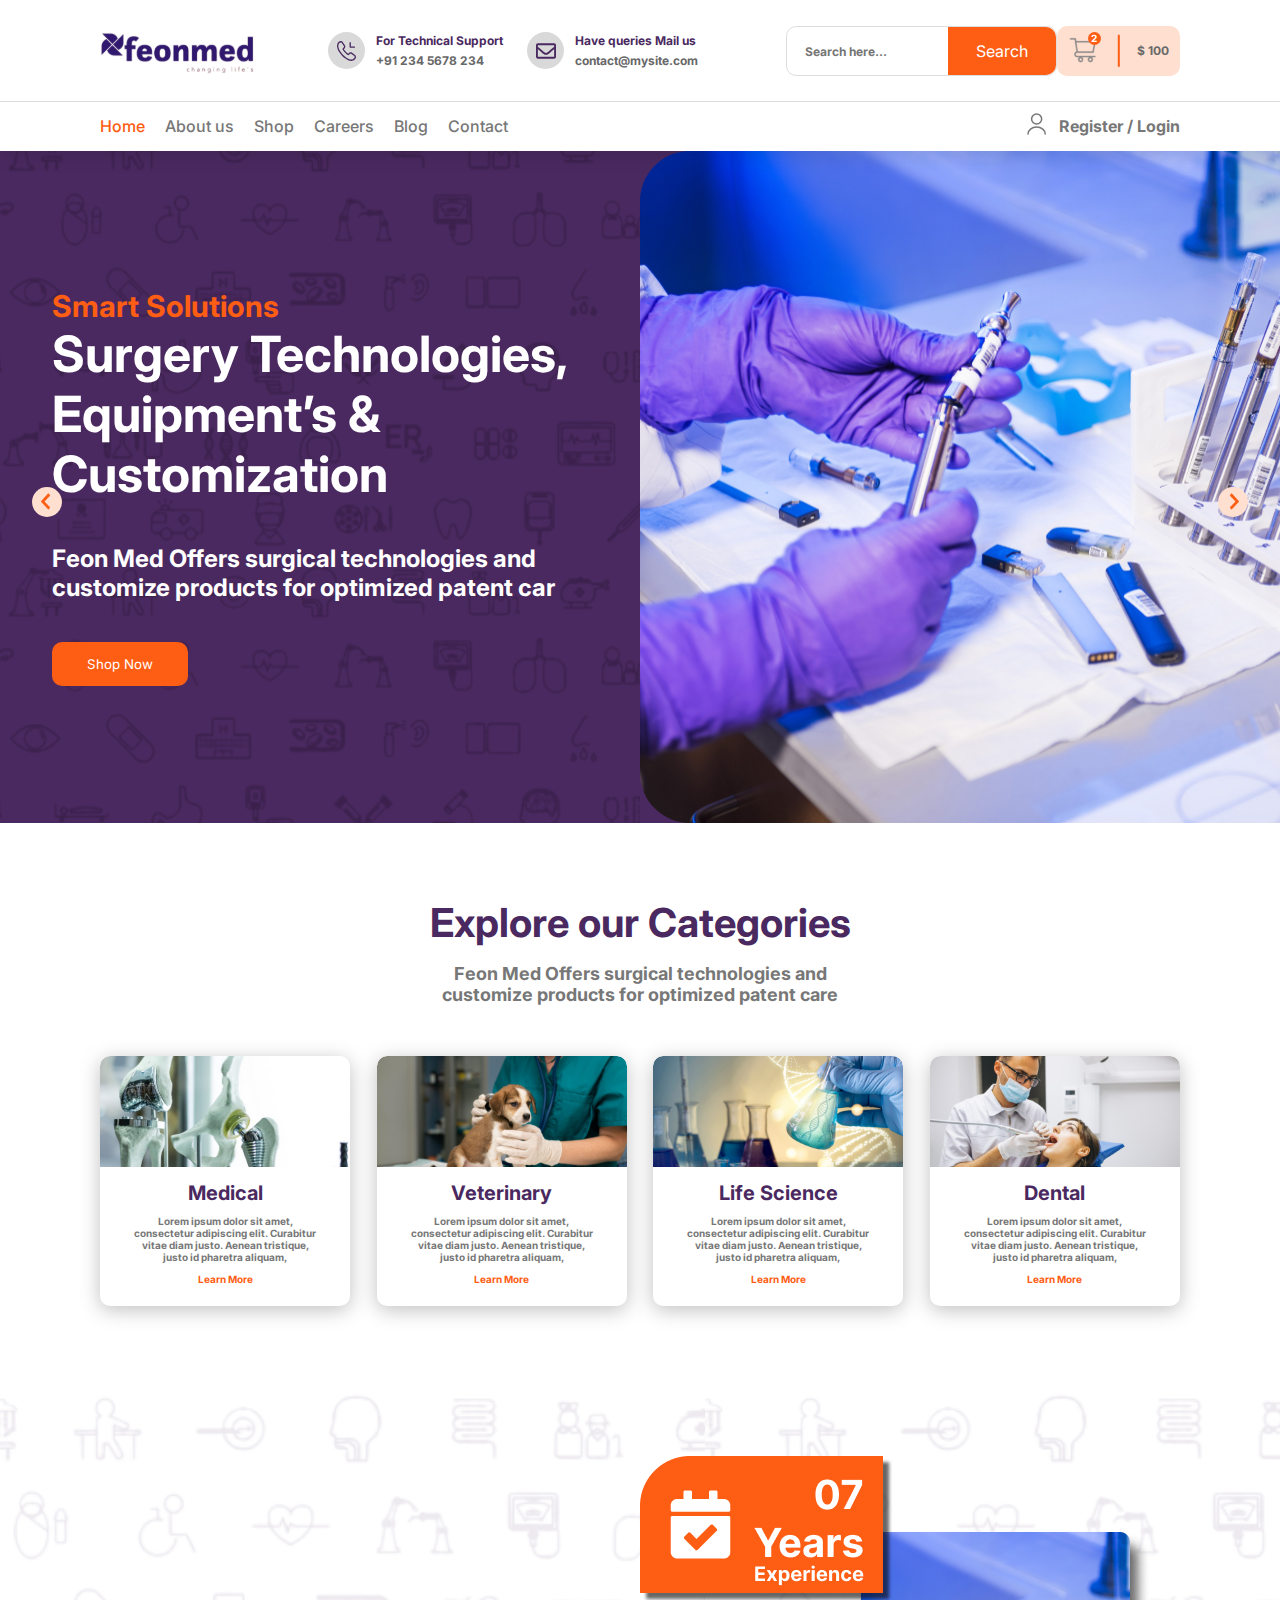
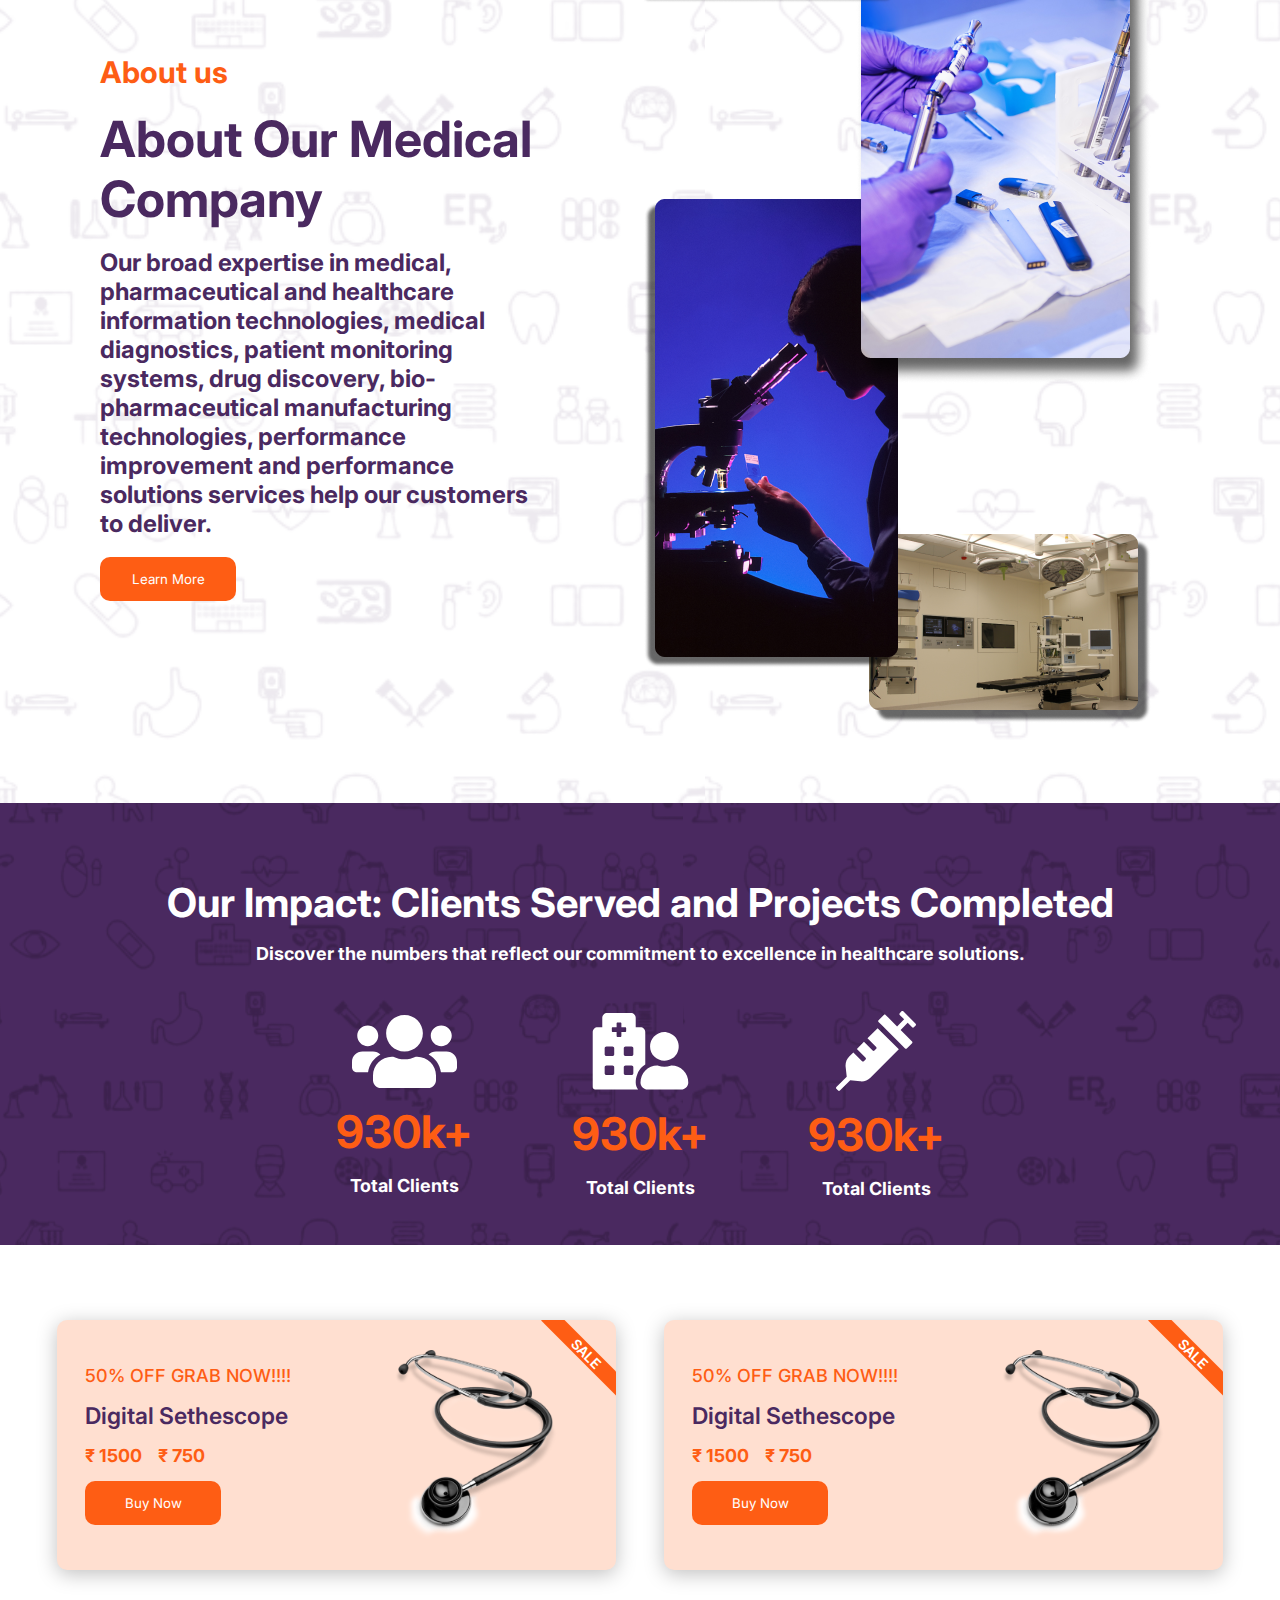
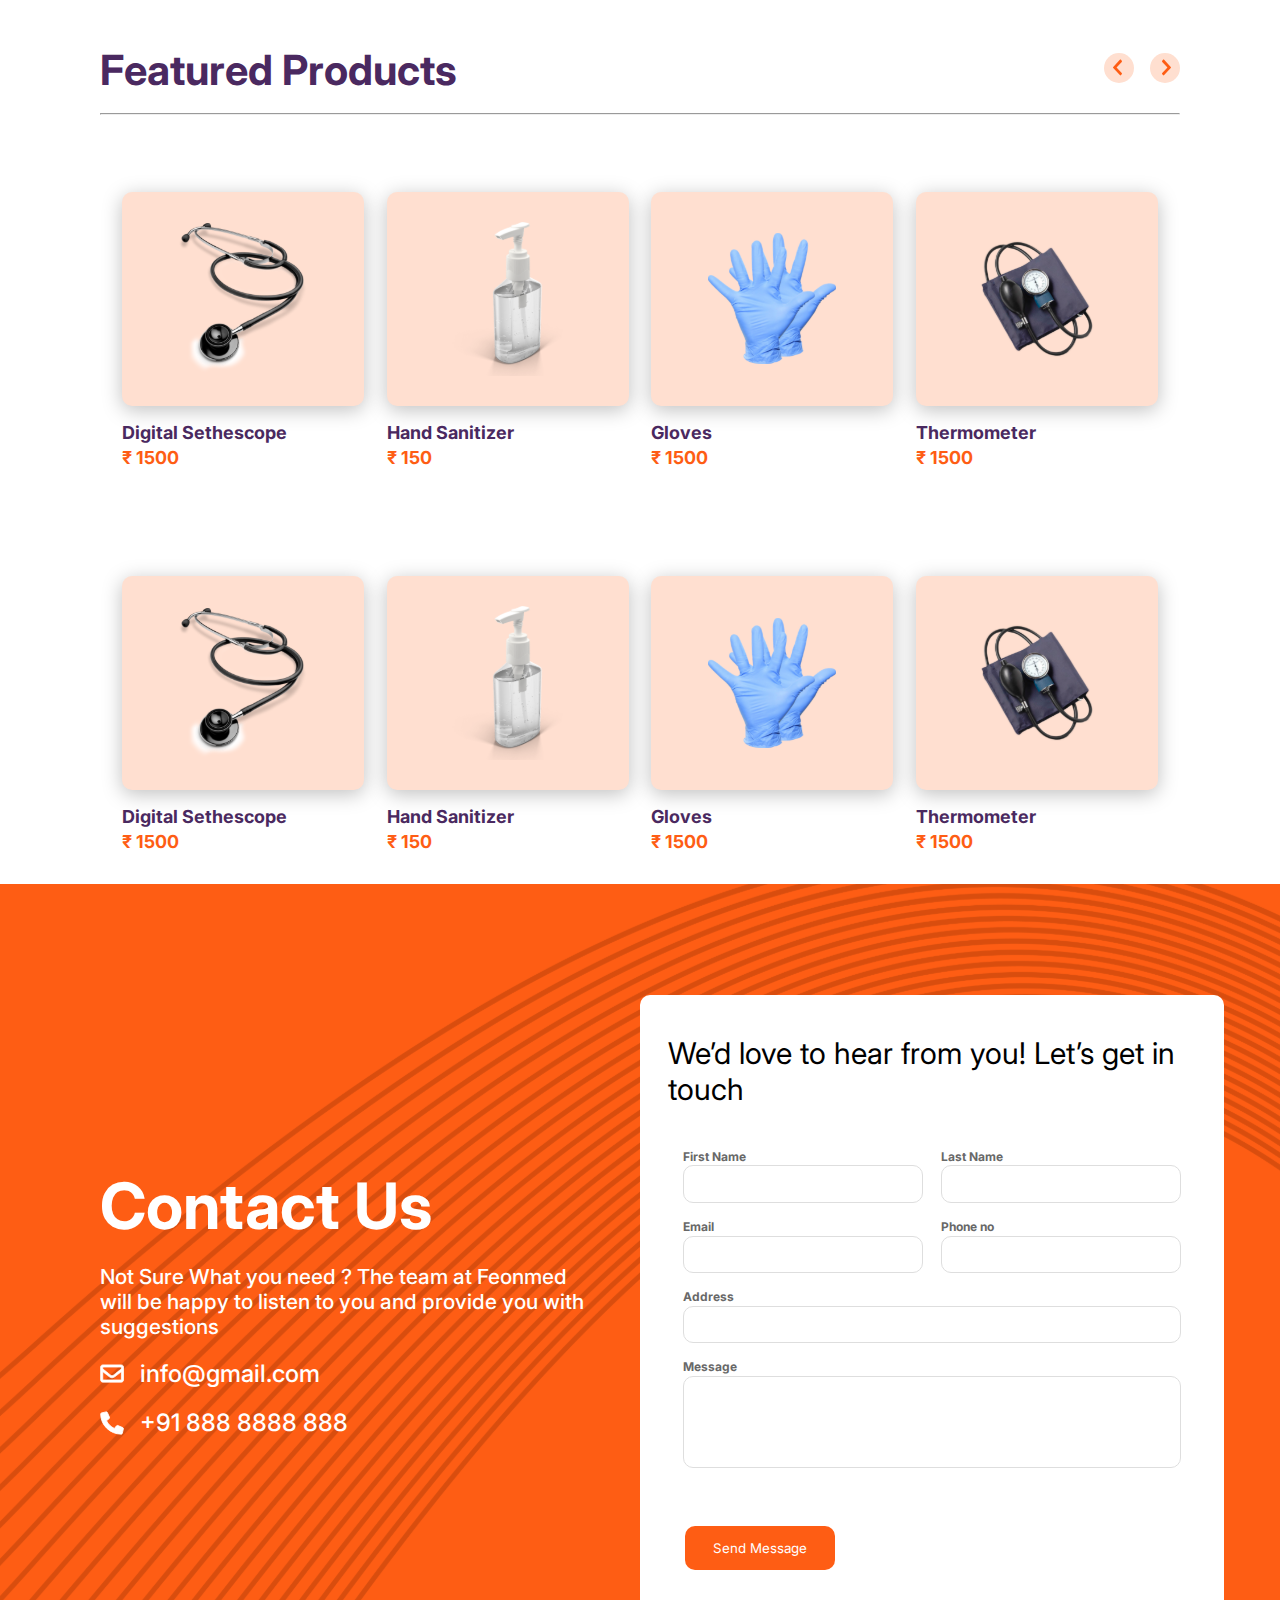
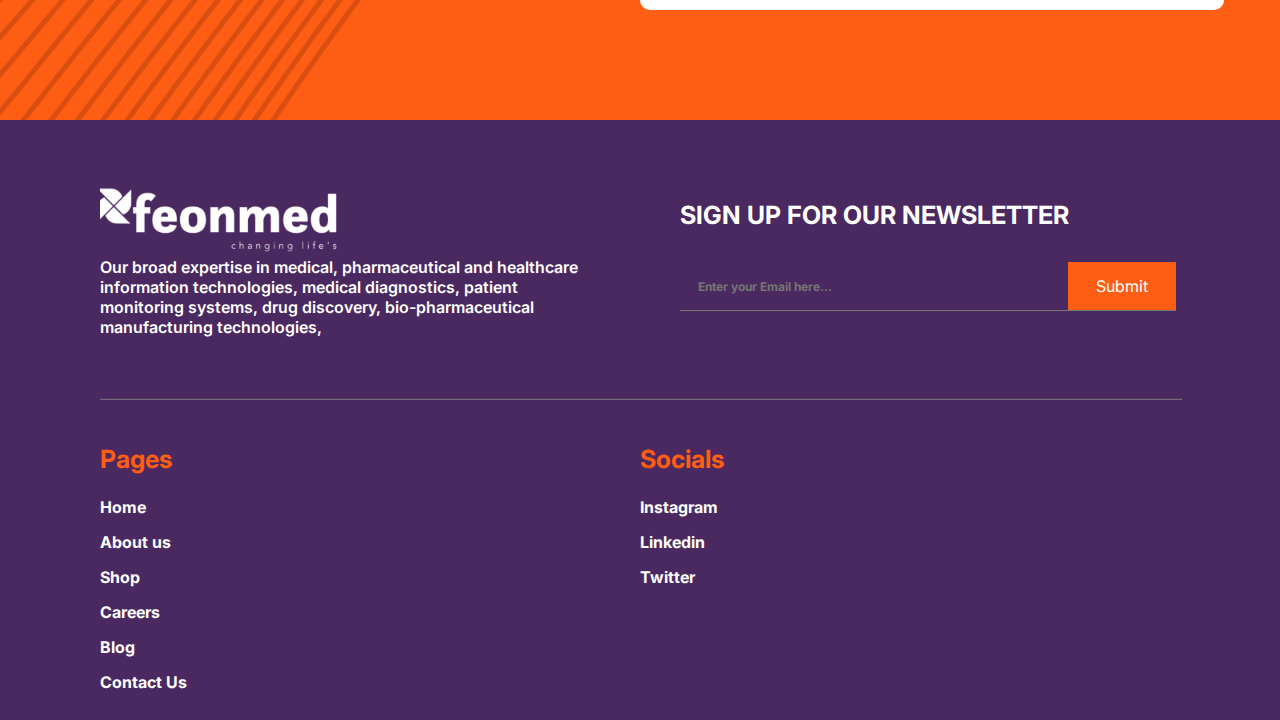
<file: index.html>
<!DOCTYPE html>
<html lang="en">
<head>
    <meta charset="UTF-8">
    <meta name="viewport" content="width=device-width, initial-scale=1.0">
    <!-- googlefontslink -->
    <link rel="preconnect" href="https://fonts.googleapis.com">
    <link rel="preconnect" href="https://fonts.gstatic.com" crossorigin>
    <link href="https://fonts.googleapis.com/css2?family=Inter:wght@100;200;300;400;500;600;700;800&display=swap" rel="stylesheet">
    <!-- stylesheetlink -->
    <link rel="stylesheet" href="./css/style.css">
    <title>Home</title>
</head>
<body>

    <div class="open-nav">
        <nav class="open-nav-nav">
            <ul>
                <li><a href="index.html">Home</a></li>
                <li><a href="aboutus.html">About us</a></li>
                <li><a href="shop.html" class="active">Shop</a></li>
                <li><a href="careers.html">Careers</a></li>
                <li><a href="blog.html">Blog</a></li>
                <li><a href="contactus.html">Contact</a></li>
            </ul>

            <div class="cart">
                <a href="#">
                    <div class="cart">
                        <div class="cart-icon">
                            <div class="cart-no"><p>2</p></div>
                            <img src="./images/icons/cart.svg" alt="">
                        </div>
                        <span class="line"></span>
                        <div class="cart-total">
                            <p>$ 100</p>
                        </div>
                    </div>
                </a>
            </div>

            <div class="register-login">
                <div class="icon"><svg width="19" height="22" viewBox="0 0 19 22" fill="none" xmlns="http://www.w3.org/2000/svg">
                    <path d="M9.62537 11.0408C12.398 11.0408 14.6458 8.79308 14.6458 6.02039C14.6458 3.24771 12.398 1 9.62537 1C6.85269 1 4.60498 3.24771 4.60498 6.02039C4.60498 8.79308 6.85269 11.0408 9.62537 11.0408Z" stroke="#777777" stroke-width="1.5" stroke-linecap="round" stroke-linejoin="round"/>
                    <path d="M18.2501 21.0816C18.2501 17.1958 14.3844 14.053 9.62503 14.053C4.8657 14.053 1 17.1958 1 21.0816" stroke="#777777" stroke-width="1.5" stroke-linecap="round" stroke-linejoin="round"/>
                    </svg>
                </div>
                <div class="text"><p>Register / Login</p></div>
            </div>
        </nav>
        <svg class="close" viewBox="0 0 33 33" fill="none" xmlns="http://www.w3.org/2000/svg">
            <path d="M16.5 0.25C13.2861 0.25 10.1443 1.20305 7.47199 2.98862C4.79969 4.77419 2.71689 7.31209 1.48697 10.2814C0.257041 13.2507 -0.0647633 16.518 0.562247 19.6702C1.18926 22.8224 2.73692 25.7179 5.00952 27.9905C7.28213 30.2631 10.1776 31.8108 13.3298 32.4378C16.482 33.0648 19.7493 32.743 22.7186 31.513C25.6879 30.2831 28.2258 28.2003 30.0114 25.528C31.797 22.8557 32.75 19.7139 32.75 16.5C32.75 14.366 32.3297 12.2529 31.5131 10.2814C30.6964 8.30985 29.4994 6.51847 27.9905 5.00952C26.4815 3.50056 24.6902 2.3036 22.7186 1.48696C20.7471 0.670319 18.634 0.25 16.5 0.25ZM20.9038 18.5963C21.0561 18.7473 21.177 18.927 21.2595 19.1251C21.342 19.3231 21.3844 19.5355 21.3844 19.75C21.3844 19.9645 21.342 20.1769 21.2595 20.3749C21.177 20.573 21.0561 20.7527 20.9038 20.9038C20.7527 21.0561 20.573 21.177 20.3749 21.2594C20.1769 21.3419 19.9645 21.3844 19.75 21.3844C19.5355 21.3844 19.3231 21.3419 19.1251 21.2594C18.927 21.177 18.7473 21.0561 18.5963 20.9038L16.5 18.7913L14.4038 20.9038C14.2527 21.0561 14.073 21.177 13.8749 21.2594C13.6769 21.3419 13.4645 21.3844 13.25 21.3844C13.0355 21.3844 12.8231 21.3419 12.6251 21.2594C12.427 21.177 12.2473 21.0561 12.0963 20.9038C11.9439 20.7527 11.8231 20.573 11.7406 20.3749C11.6581 20.1769 11.6156 19.9645 11.6156 19.75C11.6156 19.5355 11.6581 19.3231 11.7406 19.1251C11.8231 18.927 11.9439 18.7473 12.0963 18.5963L14.2088 16.5L12.0963 14.4038C11.7903 14.0978 11.6184 13.6827 11.6184 13.25C11.6184 12.8173 11.7903 12.4022 12.0963 12.0963C12.4023 11.7903 12.8173 11.6184 13.25 11.6184C13.6827 11.6184 14.0978 11.7903 14.4038 12.0963L16.5 14.2088L18.5963 12.0963C18.9023 11.7903 19.3173 11.6184 19.75 11.6184C20.1827 11.6184 20.5978 11.7903 20.9038 12.0963C21.2098 12.4022 21.3817 12.8173 21.3817 13.25C21.3817 13.6827 21.2098 14.0978 20.9038 14.4038L18.7913 16.5L20.9038 18.5963Z" fill="#4A2960"/>
        </svg>
    </div>
    <div class="contact">
        <h1>For Technical Support : +91 234 5678 234</h1>
        <h1>Have queries Mail us : contact@mysite.com</h1>
    </div>
    <header class="header-main container mob-fixed">
        <div class="top-header">
            <div class="logo"><a href="#"><img src="./images/feonmed_logo.svg" alt="logo" class="logo-img"></a></div>
            <div class="support-info">
                <div class="support-card-call">
                    <div class="call-icon">
                        <img src="./images/icons/call_icon.svg" alt="">
                    </div>
                    <div class="text">
                        <p class="text-header">For Technical Support</p>
                        <p class="text-sub">+91 234 5678 234</p>
                    </div>
                </div>
                <div class="support-card-call">
                    <div class="call-icon">
                        <img src="./images/icons/mail_icon.svg" alt="">
                    </div>
                    <div class="text">
                        <p class="text-header">Have queries Mail us</p>
                        <p class="text-sub">contact@mysite.com</p>
                    </div>
                </div>
            </div>
            <div class="search-box">
                <form action="">
                    <input type="text" placeholder="Search here..." class="search-text-box">
                    <button type="submit">Search</button>
                </form>
            </div>
            <a href="#">
                <div class="cart">
                    <div class="cart-icon">
                        <div class="cart-no"><p>2</p></div>
                        <img src="./images/icons/cart.svg" alt="">
                    </div>
                    <span class="line"></span>
                    <div class="cart-total">
                        <p>$ 100</p>
                    </div>
                </div>
            </a>
            <div class="mobile-icons">
                <div class="search-icon">
                    <svg xmlns="http://www.w3.org/2000/svg" width="33" height="29" viewBox="0 0 33 29" fill="none">
                        <path d="M14.5 29C6.50732 29 0 22.4927 0 14.5C0 6.50732 6.50732 0 14.5 0C22.4927 0 29 6.50732 29 14.5C29 22.4927 22.4927 29 14.5 29ZM14.5 2.12195C7.66732 2.12195 2.12195 7.68146 2.12195 14.5C2.12195 21.3185 7.66732 26.878 14.5 26.878C21.3327 26.878 26.878 21.3185 26.878 14.5C26.878 7.68146 21.3327 2.12195 14.5 2.12195Z" fill="#4A2960"/>
                        <path d="M32.0612 27.0025C31.8226 27.0025 31.584 26.9146 31.3956 26.7262L28.8837 24.2143C28.5195 23.8501 28.5195 23.2473 28.8837 22.8831C29.2479 22.5188 29.8508 22.5188 30.215 22.8831L32.7269 25.3949C33.0911 25.7591 33.0911 26.362 32.7269 26.7262C32.5385 26.9146 32.2998 27.0025 32.0612 27.0025Z" fill="#4A2960"/>
                      </svg>
                </div>
                <div class="hamburger">
                    <svg xmlns="http://www.w3.org/2000/svg" width="35" height="19" viewBox="0 0 35 19" fill="none">
                        <path d="M1 1H34" stroke="#4A2960" stroke-width="2" stroke-linecap="round"/>
                        <path d="M14 10L34 10" stroke="#4A2960" stroke-width="2" stroke-linecap="round"/>
                        <path d="M22 18L34 18" stroke="#4A2960" stroke-width="2" stroke-linecap="round"/>
                      </svg>
                </div>
            </div>
        </div>
        <hr class="divider">
        <div class="bottom-header">
            <nav class="navbar">
                <ul>
                    <li><a href="index.html" class="active">Home</a></li>
                    <li><a href="aboutus.html">About us</a></li>
                    <li><a href="shop.html">Shop</a></li>
                    <li><a href="careers.html">Careers</a></li>
                    <li><a href="blog.html">Blog</a></li>
                    <li><a href="contactus.html">Contact</a></li>
                </ul>
            </nav>
            <div class="register-login">
                <div class="icon"><svg width="19" height="22" viewBox="0 0 19 22" fill="none" xmlns="http://www.w3.org/2000/svg">
                    <path d="M9.62537 11.0408C12.398 11.0408 14.6458 8.79308 14.6458 6.02039C14.6458 3.24771 12.398 1 9.62537 1C6.85269 1 4.60498 3.24771 4.60498 6.02039C4.60498 8.79308 6.85269 11.0408 9.62537 11.0408Z" stroke="#777777" stroke-width="1.5" stroke-linecap="round" stroke-linejoin="round"/>
                    <path d="M18.2501 21.0816C18.2501 17.1958 14.3844 14.053 9.62503 14.053C4.8657 14.053 1 17.1958 1 21.0816" stroke="#777777" stroke-width="1.5" stroke-linecap="round" stroke-linejoin="round"/>
                    </svg>
                </div>
                <div class="text"><p>Register / Login</p></div>
            </div>
        </div>
    </header>

    <!-- SEARCH BOX START -->


    <div class="search-box-container">
        <input type="text" placeholder="Search" class="search-field">
    </div>



    <!-- SEARCH BOX END -->


    <section class="hero-section">
                <div class="btn-prev">
                    <svg width="30" height="30" viewBox="0 0 30 30" fill="none" xmlns="http://www.w3.org/2000/svg" class="prev-btn">
                        <circle cx="15" cy="15" r="15" fill="#FFDFD0"/>
                        <path d="M9.23871 15.1068L15.8388 22.1215C16.1571 22.4598 16.6732 22.4598 16.9915 22.1215L17.7613 21.3033C18.079 20.9656 18.0797 20.4182 17.7626 20.0797L12.5319 14.4942L17.7626 8.90881C18.0797 8.57028 18.079 8.0229 17.7613 7.68517L16.9915 6.86702C16.6732 6.5287 16.1571 6.5287 15.8388 6.86702L9.23874 13.8817C8.92043 14.22 8.92043 14.7685 9.23871 15.1068Z" fill="#FE5D14"/>
                    </svg>
                </div>   

                <div class="btn-next">
                    <svg width="30" height="30" viewBox="0 0 30 30" fill="none" xmlns="http://www.w3.org/2000/svg" class="next-btn">
                        <circle cx="15" cy="15" r="15" transform="matrix(-1 0 0 1 30 0)" fill="#FFDFD0"/>
                        <path d="M20.7613 15.1068L14.1612 22.1215C13.8429 22.4598 13.3268 22.4598 13.0085 22.1215L12.2387 21.3033C11.921 20.9656 11.9203 20.4182 12.2374 20.0797L17.4681 14.4942L12.2374 8.90881C11.9203 8.57028 11.921 8.0229 12.2387 7.68517L13.0085 6.86702C13.3268 6.5287 13.8429 6.5287 14.1612 6.86702L20.7613 13.8817C21.0796 14.22 21.0796 14.7685 20.7613 15.1068Z" fill="#FE5D14"/>
                    </svg> 
                </div>
        <!-- slider section -->
            
            <div class="slide">
                <div class="hero-text">
                    <div class="content">
                        <h3>Smart Solutions</h3>
                        <h1>Surgery Technologies, Equipment’s & Customization</h1>
                        <h5>Feon Med Offers surgical technologies and
                            customize products for optimized patent car
                        </h5>
                        <button>Shop Now</button>
                    </div>
                </div>
                <div class="hero-img"></div>
            </div>

            <div class="slide">
                <div class="hero-text">
                    <div class="content">
                        <h3>Slide 2</h3>
                        <h1>Slide 2</h1>
                        <h5>Feon Med Offers surgical technologies and
                            customize products for optimized patent car
                        </h5>
                        <button>Shop Now</button>
                    </div>
                </div>
                <div class="hero-img"></div>
            </div>

            <div class="slide">
                <div class="hero-text">
                    <div class="content">
                        <h3>Slide 3</h3>
                        <h1>Slide 3</h1>
                        <h5>Feon Med Offers surgical technologies and
                            customize products for optimized patent car
                        </h5>
                        <button>Shop Now</button>
                    </div>
                </div>
                <div class="hero-img"></div>
            </div>

        <!-- slider section end -->
    </section>

    <section class="categories margin-top margin-bottom container">
        <div class="text-section">
            <h1>Explore our Categories</h1>
            <p>Feon Med Offers surgical technologies and<br>
                customize products for optimized patent care </p>
        </div>
        <div class="categories-cards">
            <div class="card">
                <div class="card-img"><img src="./images/medical_equipments.svg" alt="medical_equipments"></div>
                <div class="content">
                    <h3>Medical</h3>
                    <p>Lorem ipsum dolor sit amet, consectetur adipiscing elit. Curabitur vitae diam justo. Aenean tristique, justo id pharetra aliquam,</p>
                    <a href="#">Learn More</a>
                </div>
            </div>

            <div class="card">
                <div class="card-img"><img src="./images/veterinary.svg" alt="medical_equipments"></div>
                <div class="content">
                    <h3>Veterinary</h3>
                    <p>Lorem ipsum dolor sit amet, consectetur adipiscing elit. Curabitur vitae diam justo. Aenean tristique, justo id pharetra aliquam,</p>
                    <a href="#">Learn More</a>
                </div>
            </div>

            <div class="card">
                <div class="card-img"><img src="./images/life_science.svg" alt="medical_equipments"></div>
                <div class="content">
                    <h3>Life Science</h3>
                    <p>Lorem ipsum dolor sit amet, consectetur adipiscing elit. Curabitur vitae diam justo. Aenean tristique, justo id pharetra aliquam,</p>
                    <a href="#">Learn More</a>
                </div>
            </div>

            <div class="card">
                <div class="card-img"><img src="./images/dental.svg" alt="medical_equipments"></div>
                <div class="content">
                    <h3>Dental</h3>
                    <p>Lorem ipsum dolor sit amet, consectetur adipiscing elit. Curabitur vitae diam justo. Aenean tristique, justo id pharetra aliquam,</p>
                    <a href="#">Learn More</a>
                </div>
            </div>
        </div>
    </section>

    <section class="about-us-section padding-bottom">
        <div class="about-us-text">
            <div class="content container padding-top">
                <h3>About us</h3>
                <h1>About Our Medical Company</h1>
                <p>
                    Our broad expertise in medical, pharmaceutical
                    and healthcare information technologies, medical
                    diagnostics, patient monitoring systems, drug
                    discovery, bio-pharmaceutical manufacturing
                    technologies, performance improvement and
                    performance solutions services help our
                    customers to deliver.
                </p>
                <button>Learn More</button>
            </div>
        </div>
        <div class="image-cards padding-top">
                <div class="col1">
                    <img src="./images/image-card.png" alt="">
                </div>
        </div>
    </section>

    <section class="client-info">
        <div class="content container padding-top">
            <h1>Our Impact: Clients Served and Projects Completed</h1>
            <p>Discover the numbers that reflect our commitment to excellence in healthcare solutions.</p>
        </div>
        <div class="card-icons container">
            <div class="card">
                <img src="./images/icons/users.svg" alt="">
                <h1>930k+</h1>
                <p>Total Clients</p>
            </div>

            <div class="card">
                <img src="./images/icons/projects.svg" alt="">
                <h1>930k+</h1>
                <p>Total Clients</p>
            </div>

            <div class="card">
                <img src="./images/icons/equipments.svg" alt="">
                <h1>930k+</h1>
                <p>Total Clients</p>
            </div>
        </div>
    </section>

    <section class="highlighted-prodcuts container margin-top margin-bottom">
        <div class="card">
            <div class="content">
                <h5>50% OFF GRAB NOW!!!! </h5>
                <h3>Digital Sethescope</h3>
                <div class="price">
                    <h6>₹ 1500</h6>
                    <h6>₹ 750</h6>
                </div>
                <button>Buy Now</button>
            </div>
            <div class="img">
                <img src="./images/products/sethescope.svg" alt="">
            </div>
            <span class="sale-banner">SALE</span>
        </div>

        <div class="card">
            <div class="content">
                <h5>50% OFF GRAB NOW!!!! </h5>
                <h3>Digital Sethescope</h3>
                <div class="price">
                    <h6>₹ 1500</h6>
                    <h6>₹ 750</h6>
                </div>
                <button>Buy Now</button>
            </div>
            <div class="img">
                <img src="./images/products/sethescope.svg" alt="">
            </div>
            <span class="sale-banner">SALE</span>
        </div>
    </section>

    <section class="featured-products container">
        <div class="head">
            <div class="text">
                <h1>Featured Products</h1>
            </div>
            <div class="nav-icons">
                <a href="#"><img src="./images/icons/previous-iocn.svg" alt=""></a>
                <a href="#"><img src="./images/icons/forward-icon.svg" alt=""></a>
            </div>
        </div>
        <hr>

        <div class="products-row">
            <a href="sproduct.html">
                <div class="product">
                    <div class="image-card"><img src="./images/products/sethescope.svg" alt=""></div>
                    <div class="text">
                        <h3>Digital Sethescope</h3>
                        <h5>₹ 1500</h5>
                    </div>
                </div>
            </a>

            <a href="#">
                <div class="product">
                    <div class="image-card"><img src="./images/products/sanitizer.svg" alt=""></div>
                    <div class="text">
                        <h3>Hand Sanitizer</h3>
                        <h5>₹ 150</h5>
                    </div>
                </div>
            </a>

            <a href="#">
                <div class="product">
                    <div class="image-card"><img src="./images/products/gloves.svg" alt=""></div>
                    <div class="text">
                        <h3>Gloves</h3>
                        <h5>₹ 1500</h5>
                    </div>
                </div>
            </a>

            <a href="#">
                <div class="product">
                    <div class="image-card"><img src="./images/products/thermometer.svg" alt=""></div>
                    <div class="text">
                        <h3>Thermometer</h3>
                        <h5>₹ 1500</h5>
                    </div>
                </div>
            </a>
        </div>

        <div class="products-row">
            <a href="#">
                <div class="product">
                    <div class="image-card"><img src="./images/products/sethescope.svg" alt=""></div>
                    <div class="text">
                        <h3>Digital Sethescope</h3>
                        <h5>₹ 1500</h5>
                    </div>
                </div>
            </a>

            <a href="#">
                <div class="product">
                    <div class="image-card"><img src="./images/products/sanitizer.svg" alt=""></div>
                    <div class="text">
                        <h3>Hand Sanitizer</h3>
                        <h5>₹ 150</h5>
                    </div>
                </div>
            </a>

            <a href="#">
                <div class="product">
                    <div class="image-card"><img src="./images/products/gloves.svg" alt=""></div>
                    <div class="text">
                        <h3>Gloves</h3>
                        <h5>₹ 1500</h5>
                    </div>
                </div>
            </a>

            <a href="#">
                <div class="product">
                    <div class="image-card"><img src="./images/products/thermometer.svg" alt=""></div>
                    <div class="text">
                        <h3>Thermometer</h3>
                        <h5>₹ 1500</h5>
                    </div>
                </div>
            </a>
        </div>
    </section>

    <section class="contact-us">
        <div class=" wrapper container">
            <div class="content">
                <h1>Contact Us</h1>
                <p>Not Sure What you need ? The team at
                    Feonmed will be happy to listen to
                    you  and provide you with suggestions
                </p>
                <div class="mail"><svg width="32" height="23" viewBox="0 0 32 23" fill="none" xmlns="http://www.w3.org/2000/svg">
                    <path d="M28.5152 0H3.69405C2.1123 0 0.830078 1.28716 0.830078 2.875V20.125C0.830078 21.7128 2.1123 23 3.69405 23H28.5152C30.0969 23 31.3791 21.7128 31.3791 20.125V2.875C31.3791 1.28716 30.0969 0 28.5152 0ZM28.5152 2.875V5.31905C27.1773 6.41269 25.0445 8.11325 20.4849 11.6974C19.48 12.4908 17.4896 14.397 16.1046 14.3748C14.7199 14.3972 12.7288 12.4905 11.7243 11.6974C7.16543 8.11379 5.03206 6.41287 3.69405 5.31905V2.875H28.5152ZM3.69405 20.125V9.00821C5.06124 10.1014 7.00009 11.6354 9.95529 13.9584C11.2594 14.9889 13.5433 17.2638 16.1046 17.2499C18.6534 17.2638 20.9083 15.0219 22.2534 13.9588C25.2085 11.6359 27.1479 10.1015 28.5152 9.00827V20.125H3.69405Z" fill="white"/>
                    </svg>
                    info@gmail.com</div>
                <div class="call"><svg width="28" height="26" viewBox="0 0 28 26" fill="none" xmlns="http://www.w3.org/2000/svg">
                    <path d="M26.5509 18.3725L20.7592 15.935C20.5118 15.8314 20.2368 15.8096 19.9757 15.8728C19.7145 15.936 19.4814 16.0808 19.3113 16.2854L16.7464 19.3628C12.721 17.499 9.48152 14.3177 7.5836 10.3647L10.7173 7.84589C10.9261 7.67916 11.0738 7.45018 11.1382 7.19362C11.2026 6.93706 11.1801 6.66688 11.0741 6.42399L8.59198 0.736389C8.47569 0.47456 8.27001 0.260786 8.01041 0.131928C7.7508 0.00306986 7.45355 -0.0327954 7.16991 0.0305167L1.79191 1.24929C1.51845 1.3113 1.27446 1.46251 1.09977 1.67824C0.925085 1.89396 0.830015 2.16146 0.830078 2.43708C0.830078 15.4627 11.5809 26 24.8242 26C25.105 26.0002 25.3775 25.9069 25.5973 25.7353C25.8171 25.5638 25.9711 25.3241 26.0343 25.0555L27.2754 19.7741C27.3394 19.4942 27.3021 19.2011 27.1699 18.9453C27.0377 18.6895 26.8188 18.487 26.5509 18.3725Z" fill="white"/>
                    </svg>
                    +91 888 8888 888</div>
            </div>
            <div class="form-section">

                <div class="heading-text">
                    <h2>We’d love to hear from you! Let’s get in touch</h2>
                </div>

                <form action="">
                    <div class="input-row">
                        <div class="input-group">
                            <label for="">First Name</label>
                            <input type="text">
                        </div>

                        <div class="input-group">
                            <label for="">Last Name</label>
                            <input type="text">
                        </div>
                    </div>

                    <div class="input-row">
                        <div class="input-group">
                            <label for="">Email</label>
                            <input type="text">
                        </div>

                        <div class="input-group">
                            <label for="">Phone no</label>
                            <input type="text">
                        </div>
                    </div>

                    <div class="input-row email">
                        <div class="input-group">
                            <label for="">Address</label>
                            <input type="text">
                        </div>
                    </div>

                    <div class="input-row message">
                        <div class="input-group">
                            <label for="">Message</label>
                            <input type="text">
                        </div>
                    </div>
                </form>
                <button>Send Message</button>

            </div>
        </div>
    </section>

    <footer class="footer container">
        <div class="top-section">
            <div class="content">
                <img src="./images/white-logo.svg" alt="">
                <p>Our broad expertise in medical, pharmaceutical and healthcare
                    information technologies, medical diagnostics, patient monitoring
                    systems, drug discovery, bio-pharmaceutical manufacturing
                    technologies,
                </p>
            </div>
            <div class="sign-up-btn">
                <h5>SIGN UP FOR OUR NEWSLETTER</h5>
                <div class="sign-box">
                    <form action="">
                        <input type="text" placeholder="Enter your Email here..." class="sign-text-box">
                        <button type="submit">Submit</button>
                    </form>
                </div>
            </div>
        </div>
        <hr>
        <div class="bottom-section">
            <div class="pages">
                <h3>Pages</h3>
                <ul>
                    <li><a href="index.html">Home</a></li>
                    <li><a href="aboutus.html">About us</a></li>
                    <li><a href="shop.html">Shop</a></li>
                    <li><a href="careers.html">Careers</a></li>
                    <li><a href="blog.html">Blog</a></li>
                    <li><a href="contactus.html">Contact Us</a></li>
                </ul>
            </div>
            <div class="social">
                <h3>Socials</h3>
                <ul>
                    <li><a href="#">Instagram</a></li>
                    <li><a href="#">Linkedin</a></li>
                    <li><a href="#">Twitter</a></li>
                </ul>
            </div>
        </div>
    </footer>

    <script src="./js/hamburger.js"></script>
    <!-- <script src="./js/home_slider.js"></script> -->
    <!-- <script src="./js/slider2.js"></script> -->
    <script src="./js/slider.js"></script>
</body>
</html>
</file>
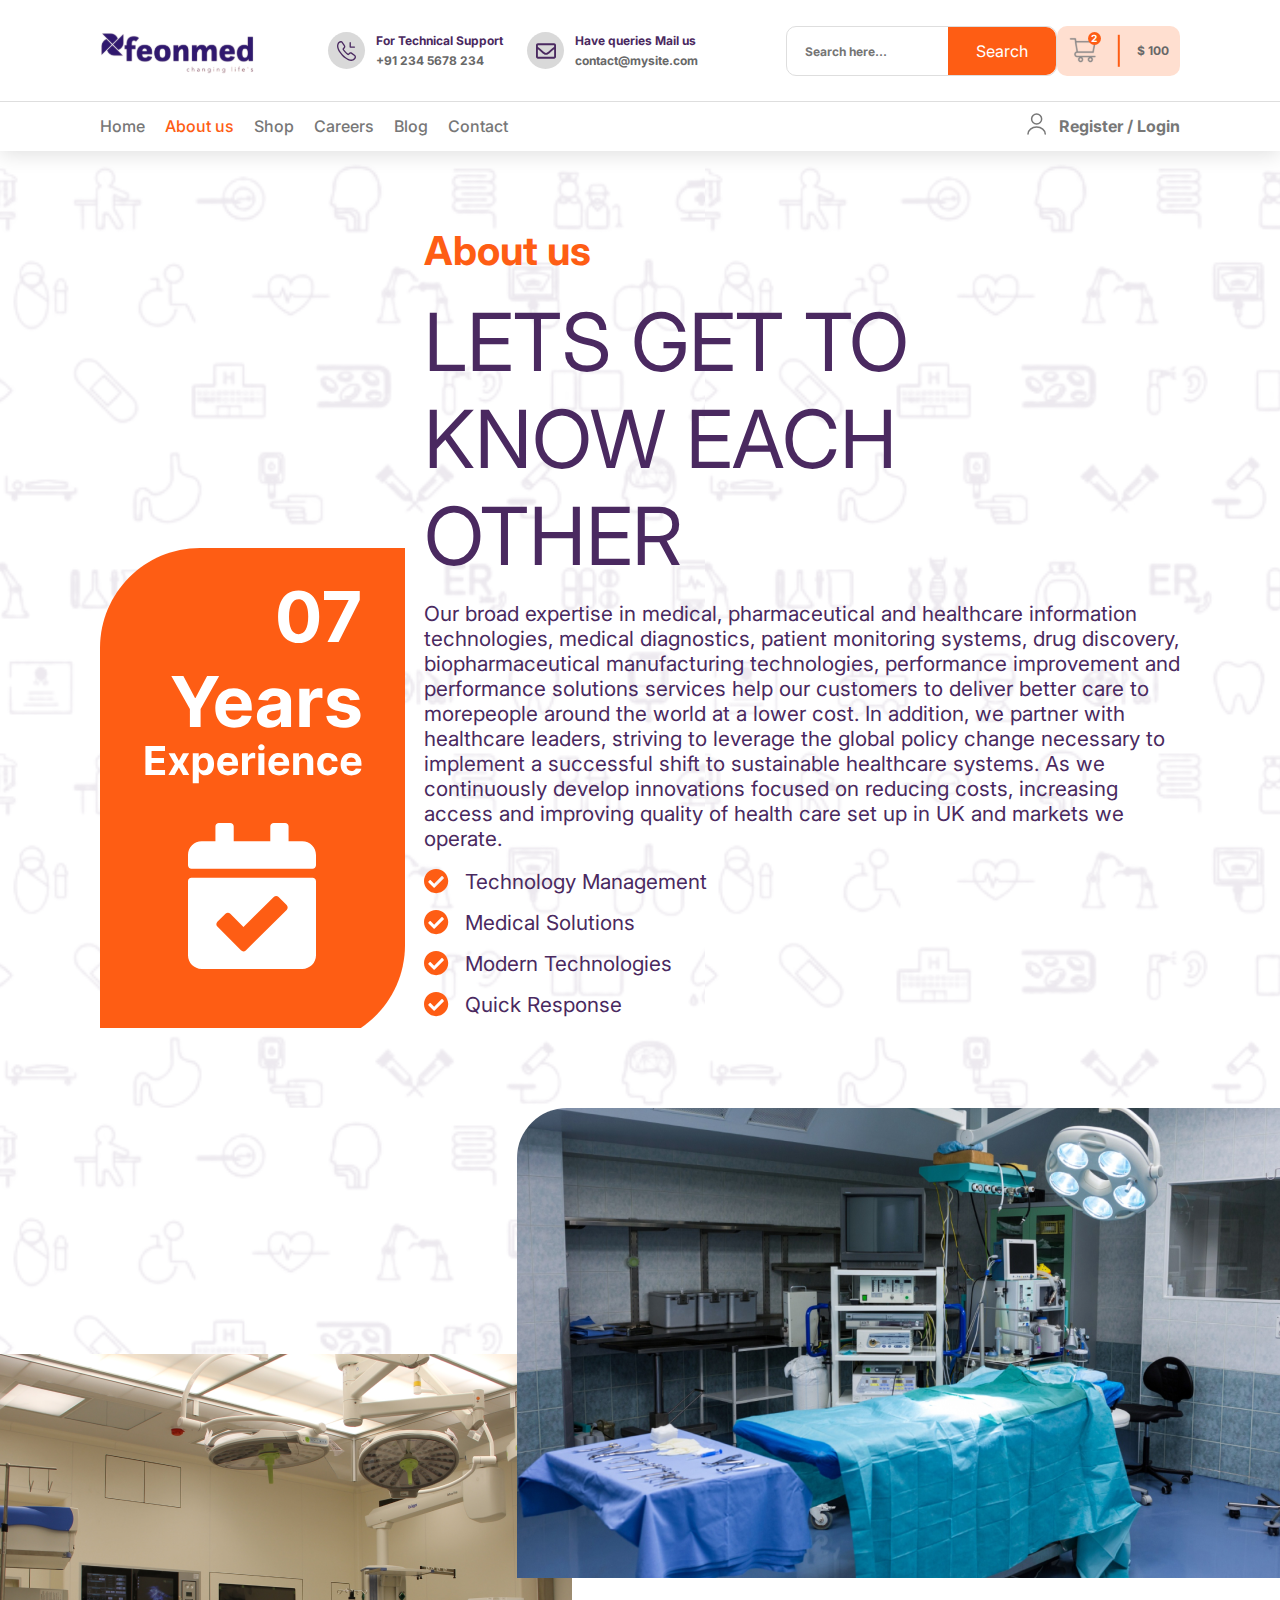
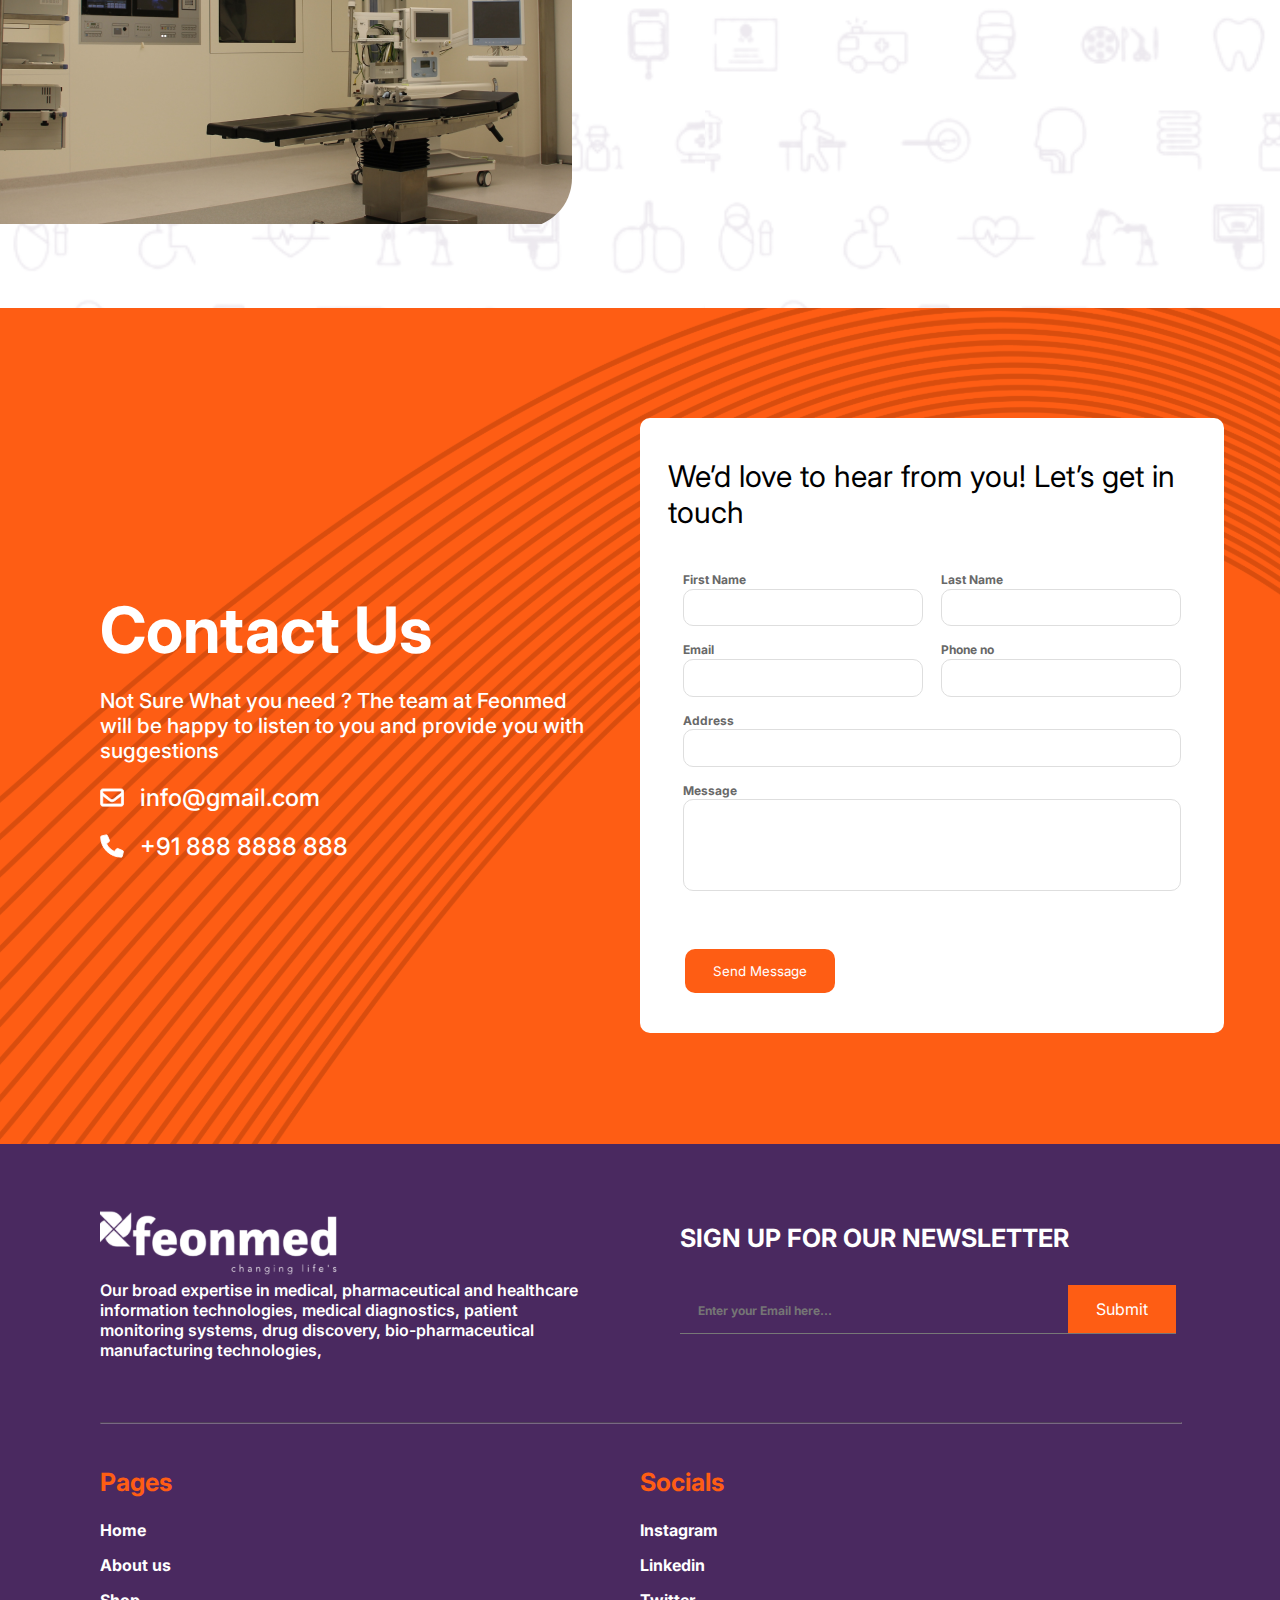
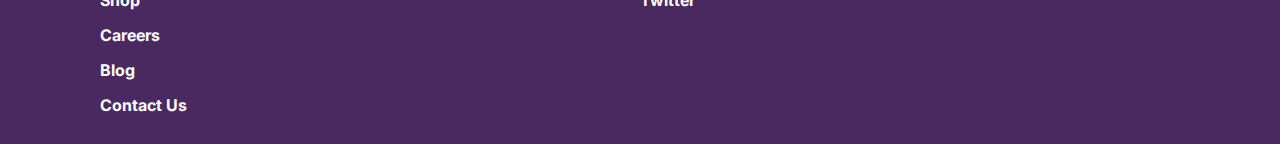
<file: aboutus.html>
<!DOCTYPE html>
<html lang="en">
<head>
    <meta charset="UTF-8">
    <meta name="viewport" content="width=device-width, initial-scale=1.0">
    <!-- googlefontslink -->
    <link rel="preconnect" href="https://fonts.googleapis.com">
    <link rel="preconnect" href="https://fonts.gstatic.com" crossorigin>
    <link href="https://fonts.googleapis.com/css2?family=Inter:wght@100;200;300;400;500;600;700;800&display=swap" rel="stylesheet">
    <!-- stylesheetlink -->
    <link rel="stylesheet" href="./css/style.css">
    <link rel="stylesheet" href="./css/aboutus.css">
    <title>About Us</title>
</head>
<body>
    <div class="open-nav">
        <nav class="open-nav-nav">
            <ul>
                <li><a href="index.html">Home</a></li>
                <li><a href="aboutus.html">About us</a></li>
                <li><a href="shop.html" class="active">Shop</a></li>
                <li><a href="careers.html">Careers</a></li>
                <li><a href="blog.html">Blog</a></li>
                <li><a href="contactus.html">Contact</a></li>
            </ul>

            <div class="cart">
                <a href="#">
                    <div class="cart">
                        <div class="cart-icon">
                            <div class="cart-no"><p>2</p></div>
                            <img src="./images/icons/cart.svg" alt="">
                        </div>
                        <span class="line"></span>
                        <div class="cart-total">
                            <p>$ 100</p>
                        </div>
                    </div>
                </a>
            </div>

            <div class="register-login">
                <div class="icon"><svg width="19" height="22" viewBox="0 0 19 22" fill="none" xmlns="http://www.w3.org/2000/svg">
                    <path d="M9.62537 11.0408C12.398 11.0408 14.6458 8.79308 14.6458 6.02039C14.6458 3.24771 12.398 1 9.62537 1C6.85269 1 4.60498 3.24771 4.60498 6.02039C4.60498 8.79308 6.85269 11.0408 9.62537 11.0408Z" stroke="#777777" stroke-width="1.5" stroke-linecap="round" stroke-linejoin="round"/>
                    <path d="M18.2501 21.0816C18.2501 17.1958 14.3844 14.053 9.62503 14.053C4.8657 14.053 1 17.1958 1 21.0816" stroke="#777777" stroke-width="1.5" stroke-linecap="round" stroke-linejoin="round"/>
                    </svg>
                </div>
                <div class="text"><p>Register / Login</p></div>
            </div>
        </nav>
        <svg class="close" viewBox="0 0 33 33" fill="none" xmlns="http://www.w3.org/2000/svg">
            <path d="M16.5 0.25C13.2861 0.25 10.1443 1.20305 7.47199 2.98862C4.79969 4.77419 2.71689 7.31209 1.48697 10.2814C0.257041 13.2507 -0.0647633 16.518 0.562247 19.6702C1.18926 22.8224 2.73692 25.7179 5.00952 27.9905C7.28213 30.2631 10.1776 31.8108 13.3298 32.4378C16.482 33.0648 19.7493 32.743 22.7186 31.513C25.6879 30.2831 28.2258 28.2003 30.0114 25.528C31.797 22.8557 32.75 19.7139 32.75 16.5C32.75 14.366 32.3297 12.2529 31.5131 10.2814C30.6964 8.30985 29.4994 6.51847 27.9905 5.00952C26.4815 3.50056 24.6902 2.3036 22.7186 1.48696C20.7471 0.670319 18.634 0.25 16.5 0.25ZM20.9038 18.5963C21.0561 18.7473 21.177 18.927 21.2595 19.1251C21.342 19.3231 21.3844 19.5355 21.3844 19.75C21.3844 19.9645 21.342 20.1769 21.2595 20.3749C21.177 20.573 21.0561 20.7527 20.9038 20.9038C20.7527 21.0561 20.573 21.177 20.3749 21.2594C20.1769 21.3419 19.9645 21.3844 19.75 21.3844C19.5355 21.3844 19.3231 21.3419 19.1251 21.2594C18.927 21.177 18.7473 21.0561 18.5963 20.9038L16.5 18.7913L14.4038 20.9038C14.2527 21.0561 14.073 21.177 13.8749 21.2594C13.6769 21.3419 13.4645 21.3844 13.25 21.3844C13.0355 21.3844 12.8231 21.3419 12.6251 21.2594C12.427 21.177 12.2473 21.0561 12.0963 20.9038C11.9439 20.7527 11.8231 20.573 11.7406 20.3749C11.6581 20.1769 11.6156 19.9645 11.6156 19.75C11.6156 19.5355 11.6581 19.3231 11.7406 19.1251C11.8231 18.927 11.9439 18.7473 12.0963 18.5963L14.2088 16.5L12.0963 14.4038C11.7903 14.0978 11.6184 13.6827 11.6184 13.25C11.6184 12.8173 11.7903 12.4022 12.0963 12.0963C12.4023 11.7903 12.8173 11.6184 13.25 11.6184C13.6827 11.6184 14.0978 11.7903 14.4038 12.0963L16.5 14.2088L18.5963 12.0963C18.9023 11.7903 19.3173 11.6184 19.75 11.6184C20.1827 11.6184 20.5978 11.7903 20.9038 12.0963C21.2098 12.4022 21.3817 12.8173 21.3817 13.25C21.3817 13.6827 21.2098 14.0978 20.9038 14.4038L18.7913 16.5L20.9038 18.5963Z" fill="#4A2960"/>
        </svg>
    </div>
    <div class="contact">
        <h1>For Technical Support : +91 234 5678 234</h1>
        <h1>Have queries Mail us : contact@mysite.com</h1>
    </div>
    <header class="header-main container">
        <div class="top-header">
            <div class="logo"><a href="#"><img src="./images/feonmed_logo.svg" alt="logo" class="logo-img"></a></div>
            <div class="support-info">
                <div class="support-card-call">
                    <div class="call-icon">
                        <img src="./images/icons/call_icon.svg" alt="">
                    </div>
                    <div class="text">
                        <p class="text-header">For Technical Support</p>
                        <p class="text-sub">+91 234 5678 234</p>
                    </div>
                </div>
                <div class="support-card-call">
                    <div class="call-icon">
                        <img src="./images/icons/mail_icon.svg" alt="">
                    </div>
                    <div class="text">
                        <p class="text-header">Have queries Mail us</p>
                        <p class="text-sub">contact@mysite.com</p>
                    </div>
                </div>
            </div>
            <div class="search-box">
                <form action="">
                    <input type="text" placeholder="Search here..." class="search-text-box">
                    <button type="submit">Search</button>
                </form>
            </div>
            <a href="#">
                <div class="cart">
                    <div class="cart-icon">
                        <div class="cart-no"><p>2</p></div>
                        <img src="./images/icons/cart.svg" alt="">
                    </div>
                    <span class="line"></span>
                    <div class="cart-total">
                        <p>$ 100</p>
                    </div>
                </div>
            </a>
            <div class="mobile-icons">
                <div class="search-icon">
                    <svg xmlns="http://www.w3.org/2000/svg" width="33" height="29" viewBox="0 0 33 29" fill="none">
                        <path d="M14.5 29C6.50732 29 0 22.4927 0 14.5C0 6.50732 6.50732 0 14.5 0C22.4927 0 29 6.50732 29 14.5C29 22.4927 22.4927 29 14.5 29ZM14.5 2.12195C7.66732 2.12195 2.12195 7.68146 2.12195 14.5C2.12195 21.3185 7.66732 26.878 14.5 26.878C21.3327 26.878 26.878 21.3185 26.878 14.5C26.878 7.68146 21.3327 2.12195 14.5 2.12195Z" fill="#4A2960"/>
                        <path d="M32.0612 27.0025C31.8226 27.0025 31.584 26.9146 31.3956 26.7262L28.8837 24.2143C28.5195 23.8501 28.5195 23.2473 28.8837 22.8831C29.2479 22.5188 29.8508 22.5188 30.215 22.8831L32.7269 25.3949C33.0911 25.7591 33.0911 26.362 32.7269 26.7262C32.5385 26.9146 32.2998 27.0025 32.0612 27.0025Z" fill="#4A2960"/>
                      </svg>
                </div>
                <div class="hamburger">
                    <svg xmlns="http://www.w3.org/2000/svg" width="35" height="19" viewBox="0 0 35 19" fill="none">
                        <path d="M1 1H34" stroke="#4A2960" stroke-width="2" stroke-linecap="round"/>
                        <path d="M14 10L34 10" stroke="#4A2960" stroke-width="2" stroke-linecap="round"/>
                        <path d="M22 18L34 18" stroke="#4A2960" stroke-width="2" stroke-linecap="round"/>
                      </svg>
                </div>
            </div>
        </div>
        <hr class="divider">
        <div class="bottom-header">
            <nav class="navbar">
                <ul>
                    <li><a href="index.html">Home</a></li>
                    <li><a href="aboutus.html" class="active">About us</a></li>
                    <li><a href="shop.html">Shop</a></li>
                    <li><a href="careers.html">Careers</a></li>
                    <li><a href="blog.html">Blog</a></li>
                    <li><a href="contactus.html">Contact</a></li>
                </ul>
            </nav>
            <div class="register-login">
                <div class="icon"><svg width="19" height="22" viewBox="0 0 19 22" fill="none" xmlns="http://www.w3.org/2000/svg">
                    <path d="M9.62537 11.0408C12.398 11.0408 14.6458 8.79308 14.6458 6.02039C14.6458 3.24771 12.398 1 9.62537 1C6.85269 1 4.60498 3.24771 4.60498 6.02039C4.60498 8.79308 6.85269 11.0408 9.62537 11.0408Z" stroke="#777777" stroke-width="1.5" stroke-linecap="round" stroke-linejoin="round"/>
                    <path d="M18.2501 21.0816C18.2501 17.1958 14.3844 14.053 9.62503 14.053C4.8657 14.053 1 17.1958 1 21.0816" stroke="#777777" stroke-width="1.5" stroke-linecap="round" stroke-linejoin="round"/>
                    </svg>
                </div>
                <div class="text"><p>Register / Login</p></div>
            </div>
        </div>
    </header>

        <!-- SEARCH BOX START -->


        <div class="search-box-container">
            <input type="text" placeholder="Search" class="search-field">
        </div>
    
    
    
        <!-- SEARCH BOX END -->

    <section class="about-us-hero container">
        <div class="exp-card">
            <svg width="305" height="480" viewBox="0 0 305 480" fill="none" xmlns="http://www.w3.org/2000/svg">
                <path d="M0 100C0 44.7715 44.7715 0 100 0H305V397C305 452.228 260.228 497 205 497H0V100Z" fill="#FE5D14"/>
                <path d="M198.63 95.1186C194.355 95.102 190.676 94.0497 187.593 91.9616C184.528 89.8736 182.166 86.8492 180.509 82.8885C178.868 78.9278 178.056 74.1634 178.073 68.5952C178.073 63.0436 178.893 58.3123 180.534 54.4013C182.191 50.4903 184.552 47.5156 187.618 45.4773C190.701 43.4223 194.371 42.3949 198.63 42.3949C202.889 42.3949 206.552 43.4223 209.618 45.4773C212.7 47.5322 215.07 50.5151 216.727 54.4261C218.384 58.3205 219.204 63.0436 219.188 68.5952C219.188 74.1799 218.359 78.9527 216.702 82.9134C215.061 86.8741 212.708 89.8984 209.642 91.9865C206.577 94.0746 202.906 95.1186 198.63 95.1186ZM198.63 86.1946C201.547 86.1946 203.875 84.728 205.615 81.7947C207.355 78.8615 208.217 74.4616 208.201 68.5952C208.201 64.7339 207.803 61.5189 207.007 58.9503C206.229 56.3816 205.118 54.451 203.676 53.1584C202.251 51.8658 200.569 51.2195 198.63 51.2195C195.73 51.2195 193.41 52.6695 191.67 55.5696C189.93 58.4697 189.052 62.8116 189.035 68.5952C189.035 72.5062 189.425 75.7708 190.203 78.3892C190.999 80.991 192.118 82.9465 193.559 84.2557C195.001 85.5483 196.691 86.1946 198.63 86.1946ZM227.509 94L248.613 52.2386V51.8906H224.029V43.0909H259.75V52.0149L238.621 94H227.509ZM71.3265 128.091H83.3826L94.9913 150.016H95.4885L107.097 128.091H119.153L100.584 161.003V179H89.8954V161.003L71.3265 128.091ZM134.236 179.746C130.308 179.746 126.928 178.95 124.094 177.359C121.277 175.752 119.106 173.482 117.581 170.548C116.056 167.598 115.294 164.11 115.294 160.083C115.294 156.156 116.056 152.709 117.581 149.742C119.106 146.776 121.252 144.464 124.019 142.807C126.803 141.15 130.068 140.321 133.813 140.321C136.332 140.321 138.677 140.727 140.848 141.539C143.036 142.335 144.941 143.536 146.565 145.143C148.206 146.751 149.482 148.773 150.393 151.209C151.305 153.628 151.761 156.462 151.761 159.71V162.619H119.52V156.056H141.793C141.793 154.531 141.461 153.181 140.798 152.004C140.135 150.828 139.216 149.908 138.039 149.245C136.879 148.566 135.528 148.226 133.987 148.226C132.38 148.226 130.955 148.599 129.712 149.344C128.485 150.074 127.524 151.06 126.828 152.303C126.132 153.529 125.776 154.896 125.759 156.404V162.643C125.759 164.533 126.107 166.165 126.803 167.54C127.516 168.916 128.518 169.977 129.811 170.722C131.104 171.468 132.637 171.841 134.41 171.841C135.586 171.841 136.664 171.675 137.641 171.344C138.619 171.012 139.456 170.515 140.152 169.852C140.848 169.189 141.378 168.377 141.743 167.416L151.537 168.062C151.04 170.416 150.021 172.471 148.479 174.227C146.955 175.967 144.983 177.326 142.563 178.304C140.16 179.265 137.384 179.746 134.236 179.746ZM169.559 179.721C167.123 179.721 164.952 179.298 163.046 178.453C161.14 177.591 159.632 176.324 158.522 174.65C157.428 172.96 156.881 170.855 156.881 168.336C156.881 166.215 157.271 164.433 158.05 162.991C158.829 161.55 159.889 160.39 161.232 159.511C162.574 158.633 164.098 157.97 165.805 157.523C167.529 157.075 169.335 156.76 171.224 156.578C173.445 156.346 175.235 156.131 176.594 155.932C177.953 155.716 178.939 155.402 179.552 154.987C180.165 154.573 180.472 153.96 180.472 153.148V152.999C180.472 151.424 179.974 150.206 178.98 149.344C178.002 148.483 176.61 148.052 174.804 148.052C172.898 148.052 171.382 148.474 170.255 149.32C169.128 150.148 168.382 151.192 168.018 152.452L158.224 151.656C158.721 149.336 159.699 147.331 161.157 145.641C162.615 143.934 164.496 142.625 166.8 141.713C169.12 140.785 171.804 140.321 174.854 140.321C176.975 140.321 179.005 140.57 180.944 141.067C182.899 141.564 184.631 142.335 186.139 143.379C187.664 144.423 188.865 145.765 189.744 147.406C190.622 149.03 191.061 150.977 191.061 153.247V179H181.018V173.705H180.72C180.107 174.898 179.287 175.951 178.259 176.862C177.232 177.757 175.997 178.461 174.555 178.975C173.114 179.472 171.448 179.721 169.559 179.721ZM172.592 172.413C174.149 172.413 175.525 172.106 176.718 171.493C177.911 170.863 178.848 170.018 179.527 168.957C180.206 167.897 180.546 166.695 180.546 165.353V161.301C180.215 161.517 179.759 161.715 179.179 161.898C178.616 162.063 177.978 162.221 177.265 162.37C176.552 162.503 175.84 162.627 175.127 162.743C174.415 162.842 173.768 162.933 173.188 163.016C171.945 163.199 170.86 163.489 169.932 163.886C169.004 164.284 168.283 164.823 167.769 165.502C167.255 166.165 166.999 166.994 166.999 167.988C166.999 169.43 167.521 170.532 168.565 171.294C169.625 172.04 170.968 172.413 172.592 172.413ZM199.277 179V140.818H209.543V147.48H209.941C210.637 145.11 211.805 143.321 213.446 142.111C215.086 140.884 216.975 140.271 219.113 140.271C219.644 140.271 220.215 140.304 220.828 140.371C221.442 140.437 221.98 140.528 222.444 140.644V150.04C221.947 149.891 221.259 149.759 220.381 149.643C219.503 149.527 218.699 149.469 217.97 149.469C216.412 149.469 215.02 149.808 213.794 150.488C212.584 151.151 211.623 152.079 210.91 153.272C210.214 154.465 209.866 155.841 209.866 157.398V179H199.277ZM259.688 151.706L249.993 152.303C249.827 151.474 249.471 150.728 248.924 150.065C248.377 149.386 247.656 148.847 246.762 148.45C245.883 148.035 244.831 147.828 243.605 147.828C241.964 147.828 240.58 148.176 239.453 148.872C238.326 149.552 237.763 150.463 237.763 151.607C237.763 152.518 238.128 153.289 238.857 153.918C239.586 154.548 240.837 155.054 242.61 155.435L249.521 156.827C253.233 157.589 256 158.815 257.823 160.506C259.646 162.196 260.558 164.417 260.558 167.168C260.558 169.67 259.82 171.866 258.345 173.755C256.887 175.644 254.882 177.119 252.33 178.18C249.794 179.224 246.869 179.746 243.555 179.746C238.5 179.746 234.473 178.693 231.474 176.589C228.491 174.468 226.743 171.584 226.229 167.938L236.644 167.391C236.959 168.933 237.722 170.109 238.931 170.921C240.141 171.717 241.691 172.114 243.58 172.114C245.436 172.114 246.927 171.758 248.054 171.045C249.198 170.316 249.778 169.38 249.794 168.237C249.778 167.275 249.372 166.488 248.576 165.875C247.781 165.245 246.554 164.765 244.897 164.433L238.285 163.116C234.556 162.37 231.78 161.077 229.958 159.238C228.151 157.398 227.248 155.054 227.248 152.203C227.248 149.75 227.911 147.638 229.237 145.864C230.579 144.091 232.46 142.724 234.879 141.763C237.316 140.802 240.166 140.321 243.431 140.321C248.253 140.321 252.048 141.34 254.816 143.379C257.6 145.417 259.224 148.193 259.688 151.706ZM45.4112 227V197.909H65.0135V202.98H51.5618V209.912H64.005V214.983H51.5618V221.929H65.0703V227H45.4112ZM74.8466 205.182L78.8523 212.81L82.9574 205.182H89.1648L82.8438 216.091L89.3352 227H83.1562L78.8523 219.457L74.6193 227H68.3693L74.8466 216.091L68.5966 205.182H74.8466ZM92.7585 235.182V205.182H98.7244V208.847H98.9943C99.2595 208.259 99.643 207.663 100.145 207.057C100.656 206.441 101.319 205.93 102.134 205.523C102.957 205.106 103.98 204.898 105.202 204.898C106.793 204.898 108.26 205.314 109.605 206.148C110.95 206.972 112.025 208.217 112.83 209.884C113.634 211.541 114.037 213.619 114.037 216.119C114.037 218.553 113.644 220.608 112.858 222.284C112.081 223.951 111.021 225.215 109.676 226.077C108.341 226.929 106.845 227.355 105.188 227.355C104.013 227.355 103.014 227.161 102.19 226.773C101.376 226.384 100.708 225.897 100.188 225.31C99.6667 224.713 99.2689 224.112 98.9943 223.506H98.8097V235.182H92.7585ZM98.6818 216.091C98.6818 217.388 98.8617 218.52 99.2216 219.486C99.5814 220.452 100.102 221.205 100.784 221.744C101.466 222.275 102.295 222.54 103.27 222.54C104.255 222.54 105.088 222.27 105.77 221.73C106.452 221.181 106.968 220.423 107.318 219.457C107.678 218.482 107.858 217.36 107.858 216.091C107.858 214.831 107.683 213.723 107.332 212.767C106.982 211.811 106.466 211.062 105.784 210.523C105.102 209.983 104.264 209.713 103.27 209.713C102.285 209.713 101.452 209.973 100.77 210.494C100.098 211.015 99.5814 211.754 99.2216 212.71C98.8617 213.667 98.6818 214.794 98.6818 216.091ZM128.014 227.426C125.77 227.426 123.838 226.972 122.219 226.062C120.609 225.144 119.368 223.847 118.497 222.17C117.626 220.485 117.19 218.491 117.19 216.19C117.19 213.946 117.626 211.976 118.497 210.281C119.368 208.586 120.595 207.265 122.176 206.318C123.767 205.371 125.633 204.898 127.773 204.898C129.212 204.898 130.552 205.13 131.793 205.594C133.043 206.048 134.132 206.735 135.06 207.653C135.997 208.572 136.726 209.727 137.247 211.119C137.768 212.502 138.028 214.121 138.028 215.977V217.639H119.605V213.889H132.332C132.332 213.018 132.143 212.246 131.764 211.574C131.385 210.902 130.86 210.376 130.188 209.997C129.525 209.609 128.753 209.415 127.872 209.415C126.954 209.415 126.139 209.628 125.429 210.054C124.728 210.471 124.179 211.034 123.781 211.744C123.384 212.445 123.18 213.226 123.17 214.088V217.653C123.17 218.733 123.369 219.666 123.767 220.452C124.174 221.238 124.747 221.844 125.486 222.27C126.224 222.696 127.1 222.909 128.114 222.909C128.786 222.909 129.402 222.814 129.96 222.625C130.519 222.436 130.997 222.152 131.395 221.773C131.793 221.394 132.096 220.93 132.304 220.381L137.901 220.75C137.616 222.095 137.034 223.269 136.153 224.273C135.282 225.267 134.155 226.044 132.773 226.602C131.4 227.152 129.813 227.426 128.014 227.426ZM141.977 227V205.182H147.844V208.989H148.071C148.469 207.634 149.136 206.612 150.074 205.92C151.011 205.22 152.091 204.869 153.312 204.869C153.616 204.869 153.942 204.888 154.293 204.926C154.643 204.964 154.951 205.016 155.216 205.082V210.452C154.932 210.366 154.539 210.291 154.037 210.224C153.535 210.158 153.076 210.125 152.659 210.125C151.769 210.125 150.973 210.319 150.273 210.707C149.581 211.086 149.032 211.616 148.625 212.298C148.227 212.98 148.028 213.766 148.028 214.656V227H141.977ZM158.344 227V205.182H164.396V227H158.344ZM161.384 202.369C160.485 202.369 159.713 202.071 159.069 201.474C158.434 200.868 158.117 200.144 158.117 199.301C158.117 198.468 158.434 197.753 159.069 197.156C159.713 196.55 160.485 196.247 161.384 196.247C162.284 196.247 163.051 196.55 163.685 197.156C164.329 197.753 164.651 198.468 164.651 199.301C164.651 200.144 164.329 200.868 163.685 201.474C163.051 202.071 162.284 202.369 161.384 202.369ZM179.186 227.426C176.942 227.426 175.01 226.972 173.391 226.062C171.781 225.144 170.54 223.847 169.669 222.17C168.798 220.485 168.362 218.491 168.362 216.19C168.362 213.946 168.798 211.976 169.669 210.281C170.54 208.586 171.767 207.265 173.348 206.318C174.939 205.371 176.804 204.898 178.945 204.898C180.384 204.898 181.724 205.13 182.964 205.594C184.214 206.048 185.304 206.735 186.232 207.653C187.169 208.572 187.898 209.727 188.419 211.119C188.94 212.502 189.2 214.121 189.2 215.977V217.639H170.777V213.889H183.504C183.504 213.018 183.315 212.246 182.936 211.574C182.557 210.902 182.032 210.376 181.359 209.997C180.696 209.609 179.925 209.415 179.044 209.415C178.125 209.415 177.311 209.628 176.601 210.054C175.9 210.471 175.351 211.034 174.953 211.744C174.555 212.445 174.352 213.226 174.342 214.088V217.653C174.342 218.733 174.541 219.666 174.939 220.452C175.346 221.238 175.919 221.844 176.658 222.27C177.396 222.696 178.272 222.909 179.286 222.909C179.958 222.909 180.573 222.814 181.132 222.625C181.691 222.436 182.169 222.152 182.567 221.773C182.964 221.394 183.268 220.93 183.476 220.381L189.072 220.75C188.788 222.095 188.206 223.269 187.325 224.273C186.454 225.267 185.327 226.044 183.945 226.602C182.571 227.152 180.985 227.426 179.186 227.426ZM199.2 214.386V227H193.149V205.182H198.916V209.031H199.172C199.655 207.762 200.464 206.759 201.601 206.02C202.737 205.272 204.115 204.898 205.734 204.898C207.25 204.898 208.571 205.229 209.697 205.892C210.824 206.555 211.7 207.502 212.325 208.733C212.95 209.955 213.263 211.413 213.263 213.108V227H207.212V214.188C207.221 212.852 206.88 211.811 206.189 211.062C205.498 210.305 204.546 209.926 203.334 209.926C202.519 209.926 201.8 210.101 201.175 210.452C200.559 210.802 200.076 211.313 199.726 211.986C199.385 212.649 199.21 213.449 199.2 214.386ZM227.89 227.426C225.655 227.426 223.733 226.953 222.123 226.006C220.522 225.049 219.291 223.723 218.43 222.028C217.577 220.333 217.151 218.383 217.151 216.176C217.151 213.941 217.582 211.981 218.444 210.295C219.315 208.6 220.551 207.279 222.151 206.332C223.752 205.376 225.655 204.898 227.862 204.898C229.765 204.898 231.432 205.243 232.862 205.935C234.291 206.626 235.423 207.597 236.256 208.847C237.09 210.097 237.549 211.564 237.634 213.25H231.924C231.763 212.161 231.337 211.285 230.646 210.622C229.964 209.95 229.069 209.614 227.961 209.614C227.023 209.614 226.204 209.869 225.504 210.381C224.812 210.883 224.272 211.616 223.884 212.582C223.496 213.548 223.302 214.718 223.302 216.091C223.302 217.483 223.491 218.667 223.87 219.642C224.258 220.617 224.803 221.361 225.504 221.872C226.204 222.384 227.023 222.639 227.961 222.639C228.652 222.639 229.272 222.497 229.822 222.213C230.38 221.929 230.84 221.517 231.2 220.977C231.569 220.428 231.81 219.77 231.924 219.003H237.634C237.54 220.67 237.085 222.137 236.271 223.406C235.466 224.666 234.353 225.651 232.933 226.361C231.512 227.071 229.831 227.426 227.89 227.426ZM251.452 227.426C249.207 227.426 247.276 226.972 245.656 226.062C244.046 225.144 242.806 223.847 241.935 222.17C241.063 220.485 240.628 218.491 240.628 216.19C240.628 213.946 241.063 211.976 241.935 210.281C242.806 208.586 244.032 207.265 245.614 206.318C247.205 205.371 249.07 204.898 251.21 204.898C252.65 204.898 253.99 205.13 255.23 205.594C256.48 206.048 257.569 206.735 258.497 207.653C259.435 208.572 260.164 209.727 260.685 211.119C261.205 212.502 261.466 214.121 261.466 215.977V217.639H243.043V213.889H255.77C255.77 213.018 255.58 212.246 255.202 211.574C254.823 210.902 254.297 210.376 253.625 209.997C252.962 209.609 252.19 209.415 251.31 209.415C250.391 209.415 249.577 209.628 248.866 210.054C248.166 210.471 247.616 211.034 247.219 211.744C246.821 212.445 246.617 213.226 246.608 214.088V217.653C246.608 218.733 246.807 219.666 247.205 220.452C247.612 221.238 248.185 221.844 248.923 222.27C249.662 222.696 250.538 222.909 251.551 222.909C252.223 222.909 252.839 222.814 253.398 222.625C253.956 222.436 254.435 222.152 254.832 221.773C255.23 221.394 255.533 220.93 255.741 220.381L261.338 220.75C261.054 222.095 260.472 223.269 259.591 224.273C258.72 225.267 257.593 226.044 256.21 226.602C254.837 227.152 253.251 227.426 251.452 227.426Z" fill="white"/>
                <path d="M212.571 320.625H91.4286C89.5351 320.625 88 319.093 88 317.203V306.938C88 299.378 94.14 293.25 101.714 293.25H115.429V278.422C115.429 276.532 116.964 275 118.857 275H130.286C132.179 275 133.714 276.532 133.714 278.422V293.25H170.286V278.422C170.286 276.532 171.821 275 173.714 275H185.143C187.036 275 188.571 276.532 188.571 278.422V293.25H202.286C209.86 293.25 216 299.378 216 306.938V317.203C216 319.093 214.465 320.625 212.571 320.625ZM91.4286 329.75H212.571C214.465 329.75 216 331.282 216 333.172V407.312C216 414.872 209.86 421 202.286 421H101.714C94.14 421 88 414.872 88 407.312V333.172C88 331.282 89.5351 329.75 91.4286 329.75ZM186.656 357.11L178.608 349.012C177.274 347.67 175.103 347.662 173.759 348.993L143.463 378.987L130.326 365.769C128.992 364.427 126.821 364.418 125.477 365.75L117.363 373.782C116.019 375.113 116.01 377.28 117.344 378.622L140.944 402.366C142.278 403.708 144.449 403.717 145.793 402.386L186.637 361.949C187.981 360.618 187.99 358.452 186.656 357.11Z" fill="white"/>
            </svg>
                
        </div>
        <div class="text-content margin-top margin-bottom">
            <h3>About us</h3>
            <h1>LETS GET TO<br>
                KNOW EACH<br>
                OTHER
            </h1>
            <p>
                Our broad expertise in medical, pharmaceutical and healthcare
                information technologies, medical diagnostics, patient monitoring
                systems, drug discovery, biopharmaceutical manufacturing
                technologies, performance improvement and performance
                solutions services help our customers to deliver better care
                to morepeople around the world at a lower cost. In addition,
                we partner with healthcare leaders, striving to leverage the
                global policy change necessary to implement a successful
                shift to sustainable healthcare systems. As we continuously
                develop innovations focused on reducing costs, increasing
                access and improving quality of health care set up in UK
                and markets we operate.
            </p>

            <div class="features-list">
                <div class="items"><img src="./images/icons/tick-icon.svg" alt=""><p>Technology Management</p></div>
                <div class="items"><img src="./images/icons/tick-icon.svg" alt=""><p>Medical Solutions</p></div>
                <div class="items"><img src="./images/icons/tick-icon.svg" alt=""><p>Modern Technologies</p></div>
                <div class="items"><img src="./images/icons/tick-icon.svg" alt=""><p>Quick Response</p></div>
            </div>
        </div>
    </section>

    <section class="image-section">
        <div class="image-1">
            <img src="./images/hosp2.png" alt="">
        </div>
        <div class="image-2">
            <img src="./images/hosp.png" alt="">
        </div>
    </section>

    <section class="contact-us">
        <div class=" wrapper container">
            <div class="content">
                <h1>Contact Us</h1>
                <p>Not Sure What you need ? The team at
                    Feonmed will be happy to listen to
                    you  and provide you with suggestions
                </p>
                <div class="mail"><svg width="32" height="23" viewBox="0 0 32 23" fill="none" xmlns="http://www.w3.org/2000/svg">
                    <path d="M28.5152 0H3.69405C2.1123 0 0.830078 1.28716 0.830078 2.875V20.125C0.830078 21.7128 2.1123 23 3.69405 23H28.5152C30.0969 23 31.3791 21.7128 31.3791 20.125V2.875C31.3791 1.28716 30.0969 0 28.5152 0ZM28.5152 2.875V5.31905C27.1773 6.41269 25.0445 8.11325 20.4849 11.6974C19.48 12.4908 17.4896 14.397 16.1046 14.3748C14.7199 14.3972 12.7288 12.4905 11.7243 11.6974C7.16543 8.11379 5.03206 6.41287 3.69405 5.31905V2.875H28.5152ZM3.69405 20.125V9.00821C5.06124 10.1014 7.00009 11.6354 9.95529 13.9584C11.2594 14.9889 13.5433 17.2638 16.1046 17.2499C18.6534 17.2638 20.9083 15.0219 22.2534 13.9588C25.2085 11.6359 27.1479 10.1015 28.5152 9.00827V20.125H3.69405Z" fill="white"/>
                    </svg>
                    info@gmail.com</div>
                <div class="call"><svg width="28" height="26" viewBox="0 0 28 26" fill="none" xmlns="http://www.w3.org/2000/svg">
                    <path d="M26.5509 18.3725L20.7592 15.935C20.5118 15.8314 20.2368 15.8096 19.9757 15.8728C19.7145 15.936 19.4814 16.0808 19.3113 16.2854L16.7464 19.3628C12.721 17.499 9.48152 14.3177 7.5836 10.3647L10.7173 7.84589C10.9261 7.67916 11.0738 7.45018 11.1382 7.19362C11.2026 6.93706 11.1801 6.66688 11.0741 6.42399L8.59198 0.736389C8.47569 0.47456 8.27001 0.260786 8.01041 0.131928C7.7508 0.00306986 7.45355 -0.0327954 7.16991 0.0305167L1.79191 1.24929C1.51845 1.3113 1.27446 1.46251 1.09977 1.67824C0.925085 1.89396 0.830015 2.16146 0.830078 2.43708C0.830078 15.4627 11.5809 26 24.8242 26C25.105 26.0002 25.3775 25.9069 25.5973 25.7353C25.8171 25.5638 25.9711 25.3241 26.0343 25.0555L27.2754 19.7741C27.3394 19.4942 27.3021 19.2011 27.1699 18.9453C27.0377 18.6895 26.8188 18.487 26.5509 18.3725Z" fill="white"/>
                    </svg>
                    +91 888 8888 888</div>
            </div>
            <div class="form-section">

                <div class="heading-text">
                    <h2>We’d love to hear from you! Let’s get in touch</h2>
                </div>

                <form action="">
                    <div class="input-row">
                        <div class="input-group">
                            <label for="">First Name</label>
                            <input type="text">
                        </div>

                        <div class="input-group">
                            <label for="">Last Name</label>
                            <input type="text">
                        </div>
                    </div>

                    <div class="input-row">
                        <div class="input-group">
                            <label for="">Email</label>
                            <input type="text">
                        </div>

                        <div class="input-group">
                            <label for="">Phone no</label>
                            <input type="text">
                        </div>
                    </div>

                    <div class="input-row email">
                        <div class="input-group">
                            <label for="">Address</label>
                            <input type="text">
                        </div>
                    </div>

                    <div class="input-row message">
                        <div class="input-group">
                            <label for="">Message</label>
                            <input type="text">
                        </div>
                    </div>
                </form>
                <button>Send Message</button>

            </div>
        </div>
    </section>

    <footer class="footer container">
        <div class="top-section">
            <div class="content">
                <img src="./images/white-logo.svg" alt="">
                <p>Our broad expertise in medical, pharmaceutical and healthcare
                    information technologies, medical diagnostics, patient monitoring
                    systems, drug discovery, bio-pharmaceutical manufacturing
                    technologies,
                </p>
            </div>
            <div class="sign-up-btn">
                <h5>SIGN UP FOR OUR NEWSLETTER</h5>
                <div class="sign-box">
                    <form action="">
                        <input type="text" placeholder="Enter your Email here..." class="sign-text-box">
                        <button type="submit">Submit</button>
                    </form>
                </div>
            </div>
        </div>
        <hr>
        <div class="bottom-section">
            <div class="pages">
                <h3>Pages</h3>
                <ul>
                    <li><a href="index.html">Home</a></li>
                    <li><a href="#">About us</a></li>
                    <li><a href="shop.html">Shop</a></li>
                    <li><a href="careers.html">Careers</a></li>
                    <li><a href="blog.html">Blog</a></li>
                    <li><a href="contactus.html">Contact Us</a></li>
                </ul>
            </div>
            <div class="social">
                <h3>Socials</h3>
                <ul>
                    <li><a href="#">Instagram</a></li>
                    <li><a href="#">Linkedin</a></li>
                    <li><a href="#">Twitter</a></li>
                </ul>
            </div>
        </div>
    </footer>

    <script src="./js/hamburger.js"></script>
</body>
</html>
</file>
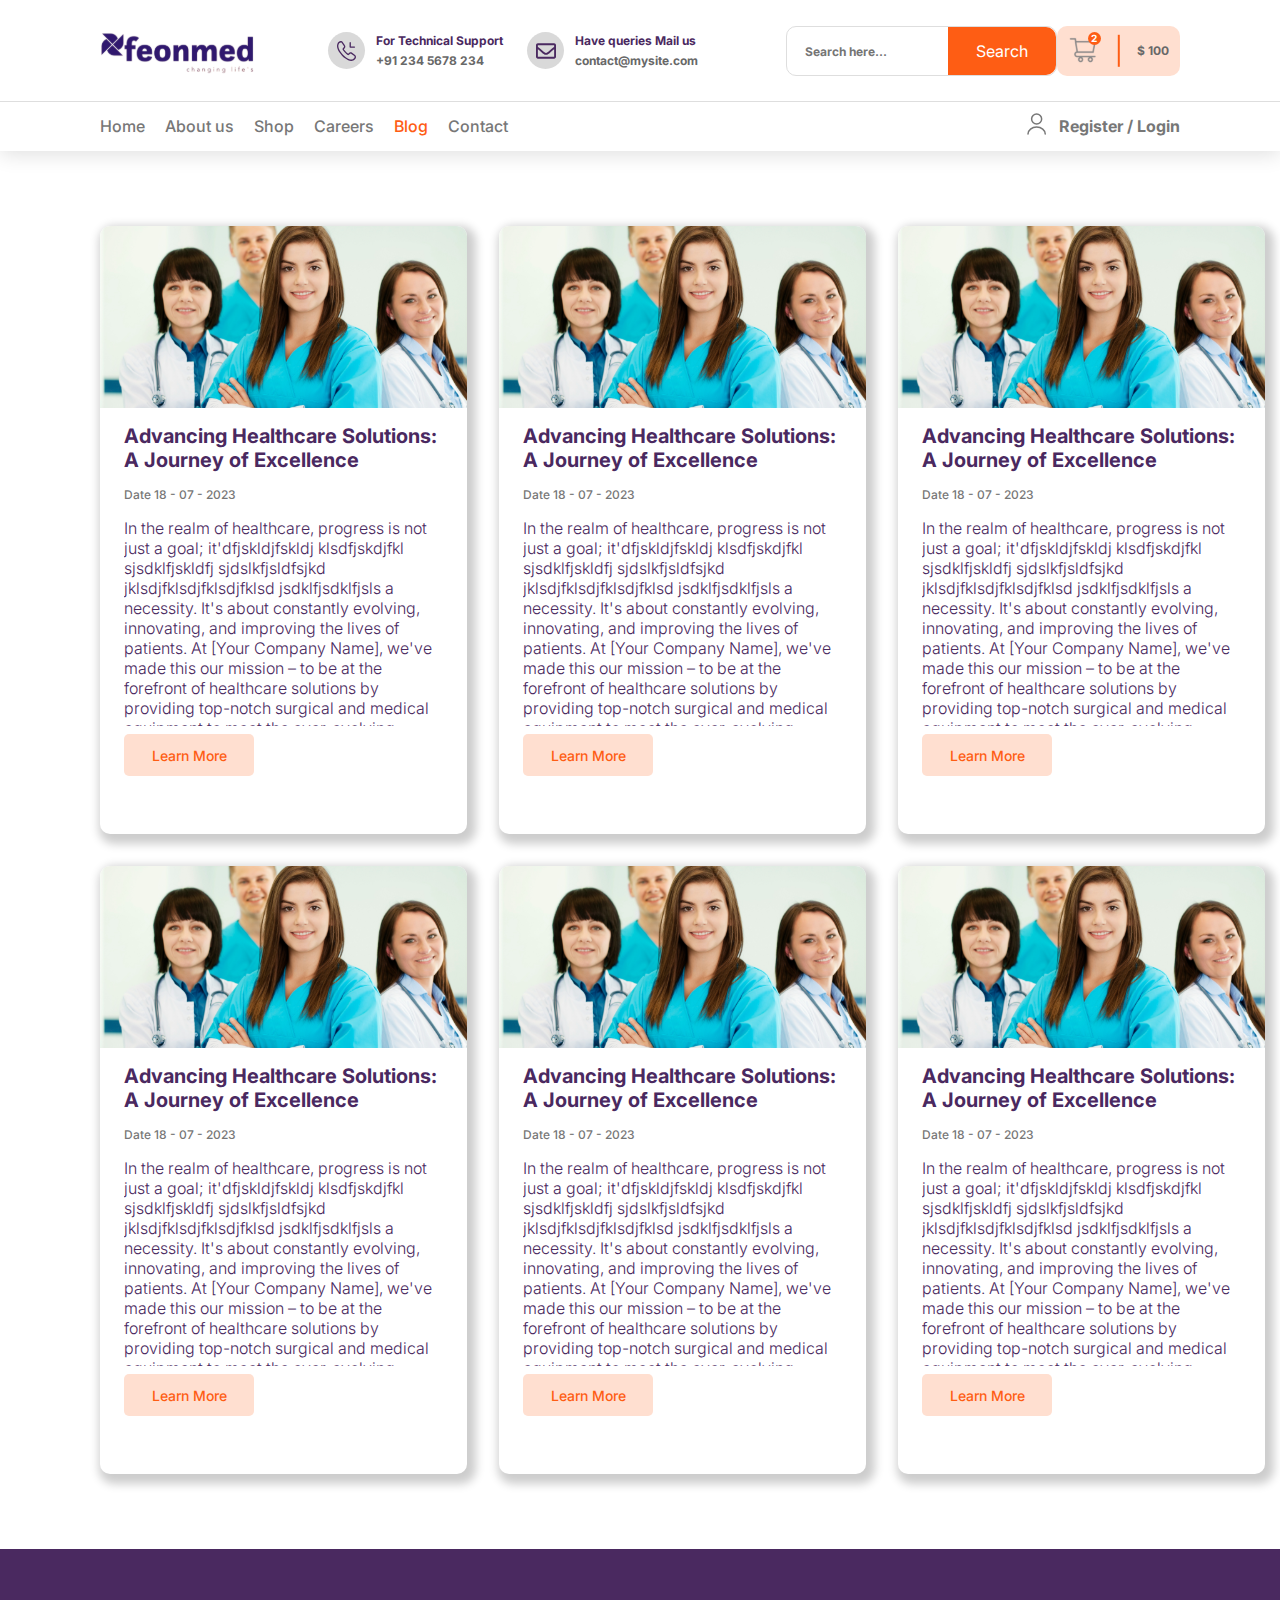
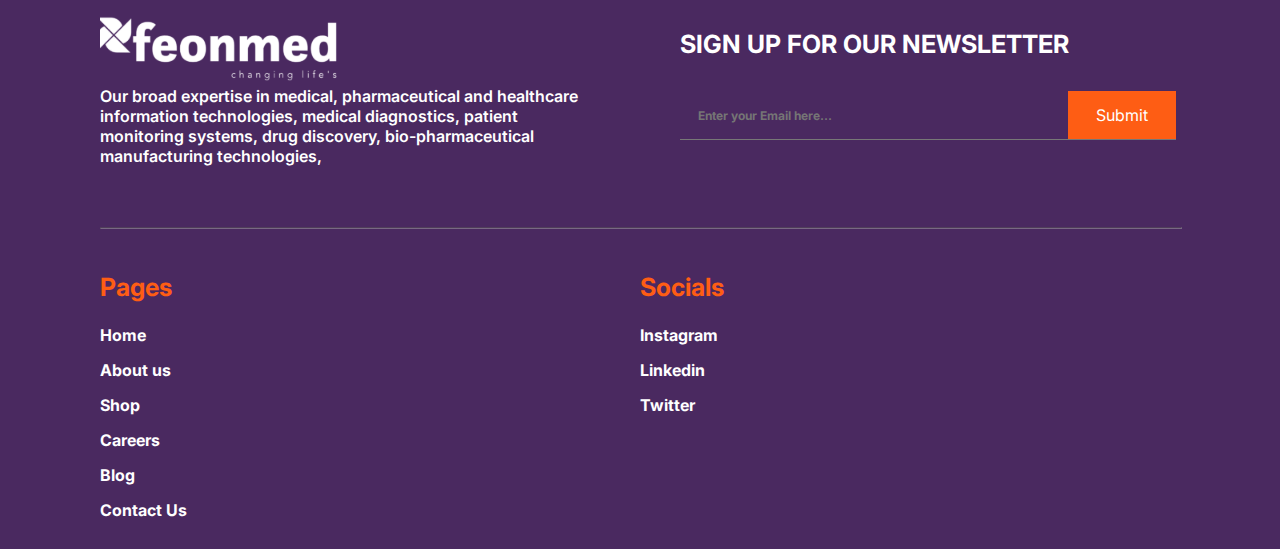
<file: blog.html>
<!DOCTYPE html>
<html lang="en">
<head>
    <meta charset="UTF-8">
    <meta name="viewport" content="width=device-width, initial-scale=1.0">
    <!-- googlefontslink -->
    <link rel="preconnect" href="https://fonts.googleapis.com">
    <link rel="preconnect" href="https://fonts.gstatic.com" crossorigin>
    <link href="https://fonts.googleapis.com/css2?family=Inter:wght@100;200;300;400;500;600;700;800&display=swap" rel="stylesheet">
    <!-- stylesheetlink -->
    <link rel="stylesheet" href="./css/style.css">
    <link rel="stylesheet" href="./css/blog.css">
    <title>Blog</title>
</head>
<body>
    <div class="open-nav">
        <nav class="open-nav-nav">
            <ul>
                <li><a href="index.html">Home</a></li>
                <li><a href="aboutus.html">About us</a></li>
                <li><a href="shop.html">Shop</a></li>
                <li><a href="careers.html">Careers</a></li>
                <li><a href="blog.html">Blog</a></li>
                <li><a href="contactus.html">Contact</a></li>
            </ul>

            <div class="cart">
                <a href="#">
                    <div class="cart">
                        <div class="cart-icon">
                            <div class="cart-no"><p>2</p></div>
                            <img src="./images/icons/cart.svg" alt="">
                        </div>
                        <span class="line"></span>
                        <div class="cart-total">
                            <p>$ 100</p>
                        </div>
                    </div>
                </a>
            </div>

            <div class="register-login">
                <div class="icon"><svg width="19" height="22" viewBox="0 0 19 22" fill="none" xmlns="http://www.w3.org/2000/svg">
                    <path d="M9.62537 11.0408C12.398 11.0408 14.6458 8.79308 14.6458 6.02039C14.6458 3.24771 12.398 1 9.62537 1C6.85269 1 4.60498 3.24771 4.60498 6.02039C4.60498 8.79308 6.85269 11.0408 9.62537 11.0408Z" stroke="#777777" stroke-width="1.5" stroke-linecap="round" stroke-linejoin="round"/>
                    <path d="M18.2501 21.0816C18.2501 17.1958 14.3844 14.053 9.62503 14.053C4.8657 14.053 1 17.1958 1 21.0816" stroke="#777777" stroke-width="1.5" stroke-linecap="round" stroke-linejoin="round"/>
                    </svg>
                </div>
                <div class="text"><p>Register / Login</p></div>
            </div>
        </nav>
        <svg class="close" viewBox="0 0 33 33" fill="none" xmlns="http://www.w3.org/2000/svg">
            <path d="M16.5 0.25C13.2861 0.25 10.1443 1.20305 7.47199 2.98862C4.79969 4.77419 2.71689 7.31209 1.48697 10.2814C0.257041 13.2507 -0.0647633 16.518 0.562247 19.6702C1.18926 22.8224 2.73692 25.7179 5.00952 27.9905C7.28213 30.2631 10.1776 31.8108 13.3298 32.4378C16.482 33.0648 19.7493 32.743 22.7186 31.513C25.6879 30.2831 28.2258 28.2003 30.0114 25.528C31.797 22.8557 32.75 19.7139 32.75 16.5C32.75 14.366 32.3297 12.2529 31.5131 10.2814C30.6964 8.30985 29.4994 6.51847 27.9905 5.00952C26.4815 3.50056 24.6902 2.3036 22.7186 1.48696C20.7471 0.670319 18.634 0.25 16.5 0.25ZM20.9038 18.5963C21.0561 18.7473 21.177 18.927 21.2595 19.1251C21.342 19.3231 21.3844 19.5355 21.3844 19.75C21.3844 19.9645 21.342 20.1769 21.2595 20.3749C21.177 20.573 21.0561 20.7527 20.9038 20.9038C20.7527 21.0561 20.573 21.177 20.3749 21.2594C20.1769 21.3419 19.9645 21.3844 19.75 21.3844C19.5355 21.3844 19.3231 21.3419 19.1251 21.2594C18.927 21.177 18.7473 21.0561 18.5963 20.9038L16.5 18.7913L14.4038 20.9038C14.2527 21.0561 14.073 21.177 13.8749 21.2594C13.6769 21.3419 13.4645 21.3844 13.25 21.3844C13.0355 21.3844 12.8231 21.3419 12.6251 21.2594C12.427 21.177 12.2473 21.0561 12.0963 20.9038C11.9439 20.7527 11.8231 20.573 11.7406 20.3749C11.6581 20.1769 11.6156 19.9645 11.6156 19.75C11.6156 19.5355 11.6581 19.3231 11.7406 19.1251C11.8231 18.927 11.9439 18.7473 12.0963 18.5963L14.2088 16.5L12.0963 14.4038C11.7903 14.0978 11.6184 13.6827 11.6184 13.25C11.6184 12.8173 11.7903 12.4022 12.0963 12.0963C12.4023 11.7903 12.8173 11.6184 13.25 11.6184C13.6827 11.6184 14.0978 11.7903 14.4038 12.0963L16.5 14.2088L18.5963 12.0963C18.9023 11.7903 19.3173 11.6184 19.75 11.6184C20.1827 11.6184 20.5978 11.7903 20.9038 12.0963C21.2098 12.4022 21.3817 12.8173 21.3817 13.25C21.3817 13.6827 21.2098 14.0978 20.9038 14.4038L18.7913 16.5L20.9038 18.5963Z" fill="#4A2960"/>
        </svg>
    </div>
    <div class="contact">
        <h1>For Technical Support : +91 234 5678 234</h1>
        <h1>Have queries Mail us : contact@mysite.com</h1>
    </div>
    <header class="header-main container">
        <div class="top-header">
            <div class="logo"><a href="#"><img src="./images/feonmed_logo.svg" alt="logo" class="logo-img"></a></div>
            <div class="support-info">
                <div class="support-card-call">
                    <div class="call-icon">
                        <img src="./images/icons/call_icon.svg" alt="">
                    </div>
                    <div class="text">
                        <p class="text-header">For Technical Support</p>
                        <p class="text-sub">+91 234 5678 234</p>
                    </div>
                </div>
                <div class="support-card-call">
                    <div class="call-icon">
                        <img src="./images/icons/mail_icon.svg" alt="">
                    </div>
                    <div class="text">
                        <p class="text-header">Have queries Mail us</p>
                        <p class="text-sub">contact@mysite.com</p>
                    </div>
                </div>
            </div>
            <div class="search-box">
                <form action="">
                    <input type="text" placeholder="Search here..." class="search-text-box">
                    <button type="submit">Search</button>
                </form>
            </div>
            <a href="#">
                <div class="cart">
                    <div class="cart-icon">
                        <div class="cart-no"><p>2</p></div>
                        <img src="./images/icons/cart.svg" alt="">
                    </div>
                    <span class="line"></span>
                    <div class="cart-total">
                        <p>$ 100</p>
                    </div>
                </div>
            </a>
            <div class="mobile-icons">
                <div class="search-icon">
                    <svg xmlns="http://www.w3.org/2000/svg" width="33" height="29" viewBox="0 0 33 29" fill="none">
                        <path d="M14.5 29C6.50732 29 0 22.4927 0 14.5C0 6.50732 6.50732 0 14.5 0C22.4927 0 29 6.50732 29 14.5C29 22.4927 22.4927 29 14.5 29ZM14.5 2.12195C7.66732 2.12195 2.12195 7.68146 2.12195 14.5C2.12195 21.3185 7.66732 26.878 14.5 26.878C21.3327 26.878 26.878 21.3185 26.878 14.5C26.878 7.68146 21.3327 2.12195 14.5 2.12195Z" fill="#4A2960"/>
                        <path d="M32.0612 27.0025C31.8226 27.0025 31.584 26.9146 31.3956 26.7262L28.8837 24.2143C28.5195 23.8501 28.5195 23.2473 28.8837 22.8831C29.2479 22.5188 29.8508 22.5188 30.215 22.8831L32.7269 25.3949C33.0911 25.7591 33.0911 26.362 32.7269 26.7262C32.5385 26.9146 32.2998 27.0025 32.0612 27.0025Z" fill="#4A2960"/>
                      </svg>
                </div>
                <div class="hamburger">
                    <svg xmlns="http://www.w3.org/2000/svg" width="35" height="19" viewBox="0 0 35 19" fill="none">
                        <path d="M1 1H34" stroke="#4A2960" stroke-width="2" stroke-linecap="round"/>
                        <path d="M14 10L34 10" stroke="#4A2960" stroke-width="2" stroke-linecap="round"/>
                        <path d="M22 18L34 18" stroke="#4A2960" stroke-width="2" stroke-linecap="round"/>
                      </svg>
                </div>
            </div>
        </div>
        <hr class="divider">
        <div class="bottom-header">
            <nav class="navbar">
                <ul>
                    <li><a href="index.html">Home</a></li>
                    <li><a href="aboutus.html">About us</a></li>
                    <li><a href="shop.html">Shop</a></li>
                    <li><a href="careers.html">Careers</a></li>
                    <li><a href="blog.html" class="active">Blog</a></li>
                    <li><a href="contactus.html">Contact</a></li>
                </ul>
            </nav>
            <div class="register-login">
                <div class="icon"><svg width="19" height="22" viewBox="0 0 19 22" fill="none" xmlns="http://www.w3.org/2000/svg">
                    <path d="M9.62537 11.0408C12.398 11.0408 14.6458 8.79308 14.6458 6.02039C14.6458 3.24771 12.398 1 9.62537 1C6.85269 1 4.60498 3.24771 4.60498 6.02039C4.60498 8.79308 6.85269 11.0408 9.62537 11.0408Z" stroke="#777777" stroke-width="1.5" stroke-linecap="round" stroke-linejoin="round"/>
                    <path d="M18.2501 21.0816C18.2501 17.1958 14.3844 14.053 9.62503 14.053C4.8657 14.053 1 17.1958 1 21.0816" stroke="#777777" stroke-width="1.5" stroke-linecap="round" stroke-linejoin="round"/>
                    </svg>
                </div>
                <div class="text"><p>Register / Login</p></div>
            </div>
        </div>
    </header>

        <!-- SEARCH BOX START -->


        <div class="search-box-container">
            <input type="text" placeholder="Search" class="search-field">
        </div>
    
    
    
        <!-- SEARCH BOX END -->

    

    <div class="row container margin-top margin-bottom">
        <!-- row 1 -->
        <div class="blog-card">
            <div class="image">
                <img src="./images/doctors.svg" alt="">
            </div>
            <div class="content">
                <h2>Advancing Healthcare Solutions:
                    A Journey of Excellence
                </h2>
                <h6>Date 18 - 07 - 2023</h6>
                <div class="para">
                    <p>In the realm of healthcare, progress is not just a goal; it'dfjskldjfskldj klsdfjskdjfkl sjsdklfjskldfj sjdslkfjsldfsjkd jklsdjfklsdjfklsdjfklsd jsdklfjsdklfjsls a necessity. It's about constantly evolving, innovating, and improving the lives of patients. At [Your Company Name], we've made this our mission – to be at the forefront of healthcare solutions by providing top-notch surgical and medical equipment to meet the ever-evolving needs of the industry.</p>
                </div>
                <a href="blog1.html"><button>Learn More</button></a>
            </div>
        </div>

        <div class="blog-card">
            <div class="image">
                <img src="./images/doctors.svg" alt="">
            </div>
            <div class="content">
                <h2>Advancing Healthcare Solutions:
                    A Journey of Excellence
                </h2>
                <h6>Date 18 - 07 - 2023</h6>
                <div class="para">
                    <p>In the realm of healthcare, progress is not just a goal; it'dfjskldjfskldj klsdfjskdjfkl sjsdklfjskldfj sjdslkfjsldfsjkd jklsdjfklsdjfklsdjfklsd jsdklfjsdklfjsls a necessity. It's about constantly evolving, innovating, and improving the lives of patients. At [Your Company Name], we've made this our mission – to be at the forefront of healthcare solutions by providing top-notch surgical and medical equipment to meet the ever-evolving needs of the industry.</p>
                </div>
                <a href="blog1.html"><button>Learn More</button></a>
            </div>
        </div>
        
        <div class="blog-card">
            <div class="image">
                <img src="./images/doctors.svg" alt="">
            </div>
            <div class="content">
                <h2>Advancing Healthcare Solutions:
                    A Journey of Excellence
                </h2>
                <h6>Date 18 - 07 - 2023</h6>
                <div class="para">
                    <p>In the realm of healthcare, progress is not just a goal; it'dfjskldjfskldj klsdfjskdjfkl sjsdklfjskldfj sjdslkfjsldfsjkd jklsdjfklsdjfklsdjfklsd jsdklfjsdklfjsls a necessity. It's about constantly evolving, innovating, and improving the lives of patients. At [Your Company Name], we've made this our mission – to be at the forefront of healthcare solutions by providing top-notch surgical and medical equipment to meet the ever-evolving needs of the industry.</p>
                </div>
                <a href="blog1.html"><button>Learn More</button></a>
            </div>
        </div>

        <!-- row 2 -->
        <div class="blog-card">
            <div class="image">
                <img src="./images/doctors.svg" alt="">
            </div>
            <div class="content">
                <h2>Advancing Healthcare Solutions:
                    A Journey of Excellence
                </h2>
                <h6>Date 18 - 07 - 2023</h6>
                <div class="para">
                    <p>In the realm of healthcare, progress is not just a goal; it'dfjskldjfskldj klsdfjskdjfkl sjsdklfjskldfj sjdslkfjsldfsjkd jklsdjfklsdjfklsdjfklsd jsdklfjsdklfjsls a necessity. It's about constantly evolving, innovating, and improving the lives of patients. At [Your Company Name], we've made this our mission – to be at the forefront of healthcare solutions by providing top-notch surgical and medical equipment to meet the ever-evolving needs of the industry.</p>
                </div>
                <a href="blog1.html"><button>Learn More</button></a>
            </div>
        </div>

        <div class="blog-card">
            <div class="image">
                <img src="./images/doctors.svg" alt="">
            </div>
            <div class="content">
                <h2>Advancing Healthcare Solutions:
                    A Journey of Excellence
                </h2>
                <h6>Date 18 - 07 - 2023</h6>
                <div class="para">
                    <p>In the realm of healthcare, progress is not just a goal; it'dfjskldjfskldj klsdfjskdjfkl sjsdklfjskldfj sjdslkfjsldfsjkd jklsdjfklsdjfklsdjfklsd jsdklfjsdklfjsls a necessity. It's about constantly evolving, innovating, and improving the lives of patients. At [Your Company Name], we've made this our mission – to be at the forefront of healthcare solutions by providing top-notch surgical and medical equipment to meet the ever-evolving needs of the industry.</p>
                </div>
                <a href="blog1.html"><button>Learn More</button></a>
            </div>
        </div>
        
        <div class="blog-card">
            <div class="image">
                <img src="./images/doctors.svg" alt="">
            </div>
            <div class="content">
                <h2>Advancing Healthcare Solutions:
                    A Journey of Excellence
                </h2>
                <h6>Date 18 - 07 - 2023</h6>
                <div class="para">
                    <p>In the realm of healthcare, progress is not just a goal; it'dfjskldjfskldj klsdfjskdjfkl sjsdklfjskldfj sjdslkfjsldfsjkd jklsdjfklsdjfklsdjfklsd jsdklfjsdklfjsls a necessity. It's about constantly evolving, innovating, and improving the lives of patients. At [Your Company Name], we've made this our mission – to be at the forefront of healthcare solutions by providing top-notch surgical and medical equipment to meet the ever-evolving needs of the industry.</p>
                </div>
                <a href="blog1.html"><button>Learn More</button></a>
            </div>
        </div>
    </div>

    

    

    <footer class="footer container">
        <div class="top-section">
            <div class="content">
                <img src="./images/white-logo.svg" alt="">
                <p>Our broad expertise in medical, pharmaceutical and healthcare
                    information technologies, medical diagnostics, patient monitoring
                    systems, drug discovery, bio-pharmaceutical manufacturing
                    technologies,
                </p>
            </div>
            <div class="sign-up-btn">
                <h5>SIGN UP FOR OUR NEWSLETTER</h5>
                <div class="sign-box">
                    <form action="">
                        <input type="text" placeholder="Enter your Email here..." class="sign-text-box">
                        <button type="submit">Submit</button>
                    </form>
                </div>
            </div>
        </div>
        <hr>
        <div class="bottom-section">
            <div class="pages">
                <h3>Pages</h3>
                <ul>
                    <li><a href="index.html">Home</a></li>
                    <li><a href="aboutus.html">About us</a></li>
                    <li><a href="shop.html">Shop</a></li>
                    <li><a href="careers.html">Careers</a></li>
                    <li><a href="#">Blog</a></li>
                    <li><a href="contactus.html">Contact Us</a></li>
                </ul>
            </div>
            <div class="social">
                <h3>Socials</h3>
                <ul>
                    <li><a href="#">Instagram</a></li>
                    <li><a href="#">Linkedin</a></li>
                    <li><a href="#">Twitter</a></li>
                </ul>
            </div>
        </div>
    </footer>

    <script src="./js/hamburger.js"></script>
</body>
</html>
</file>
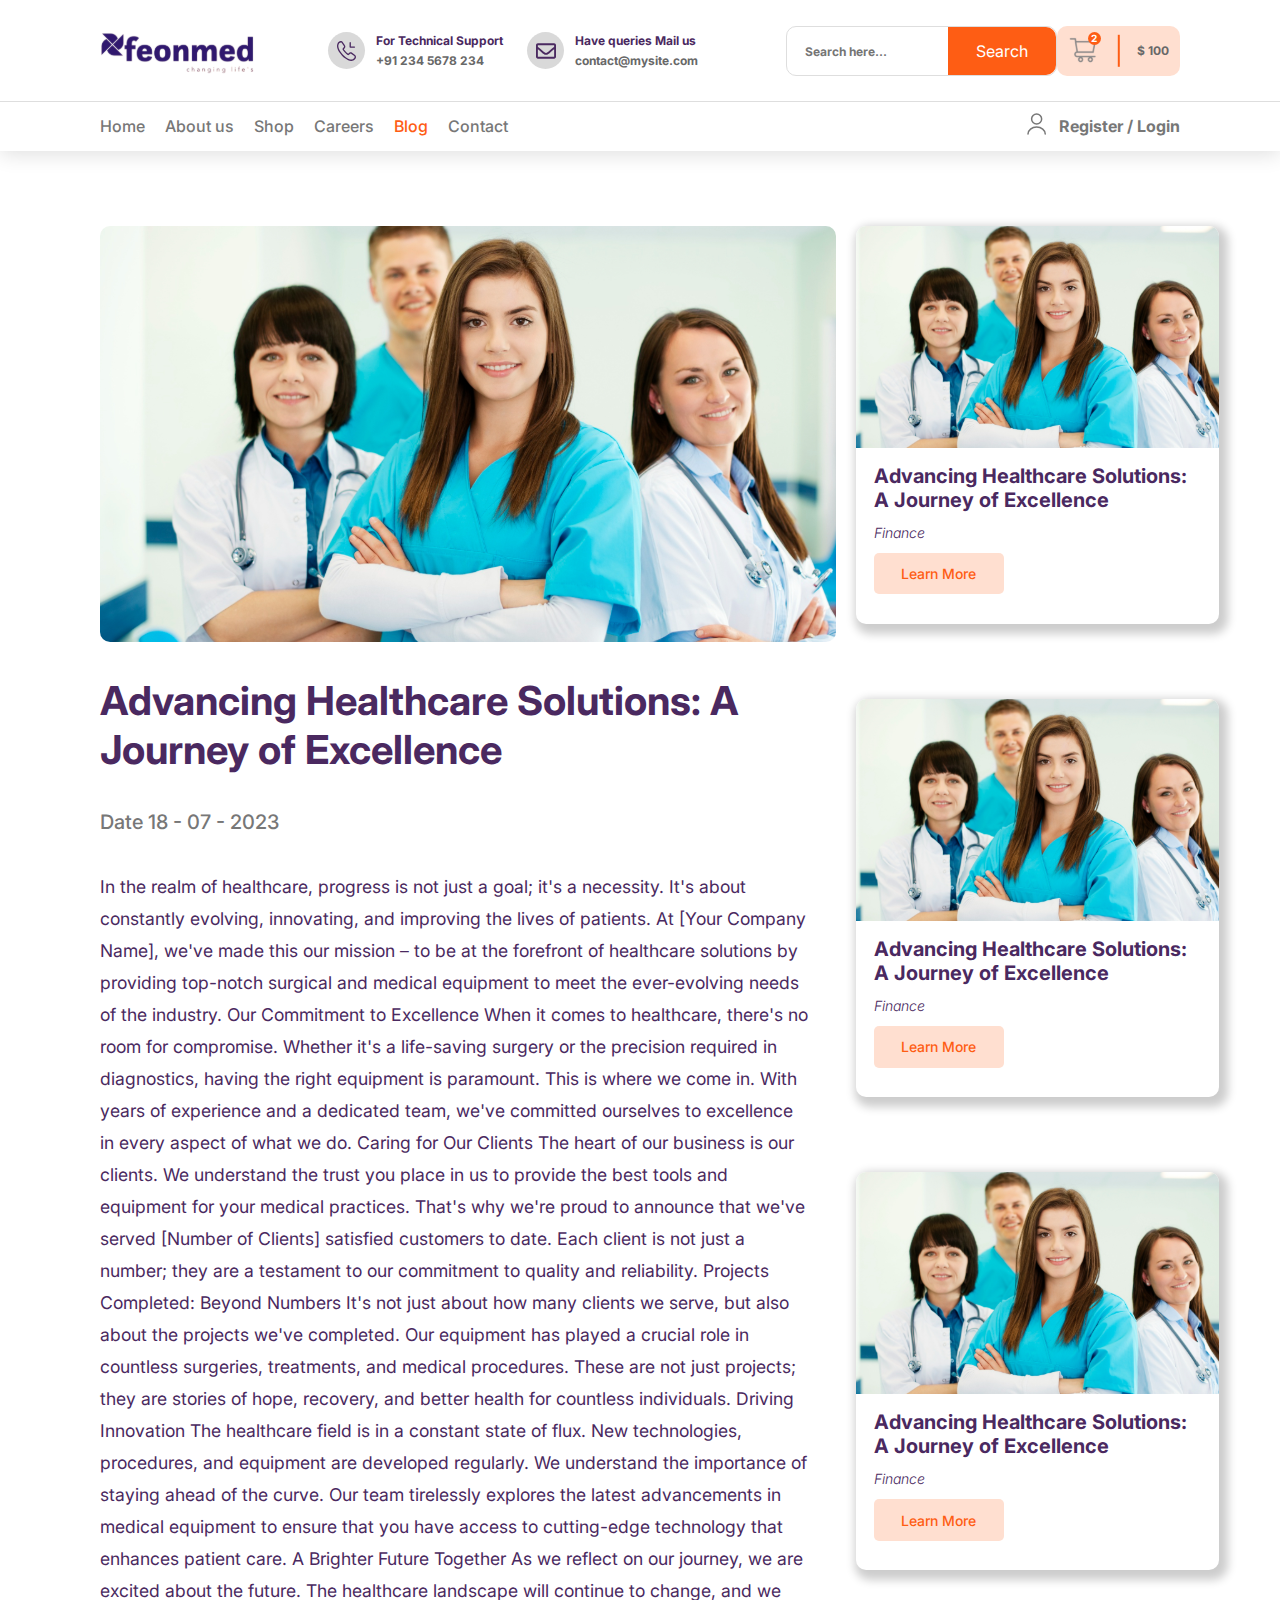
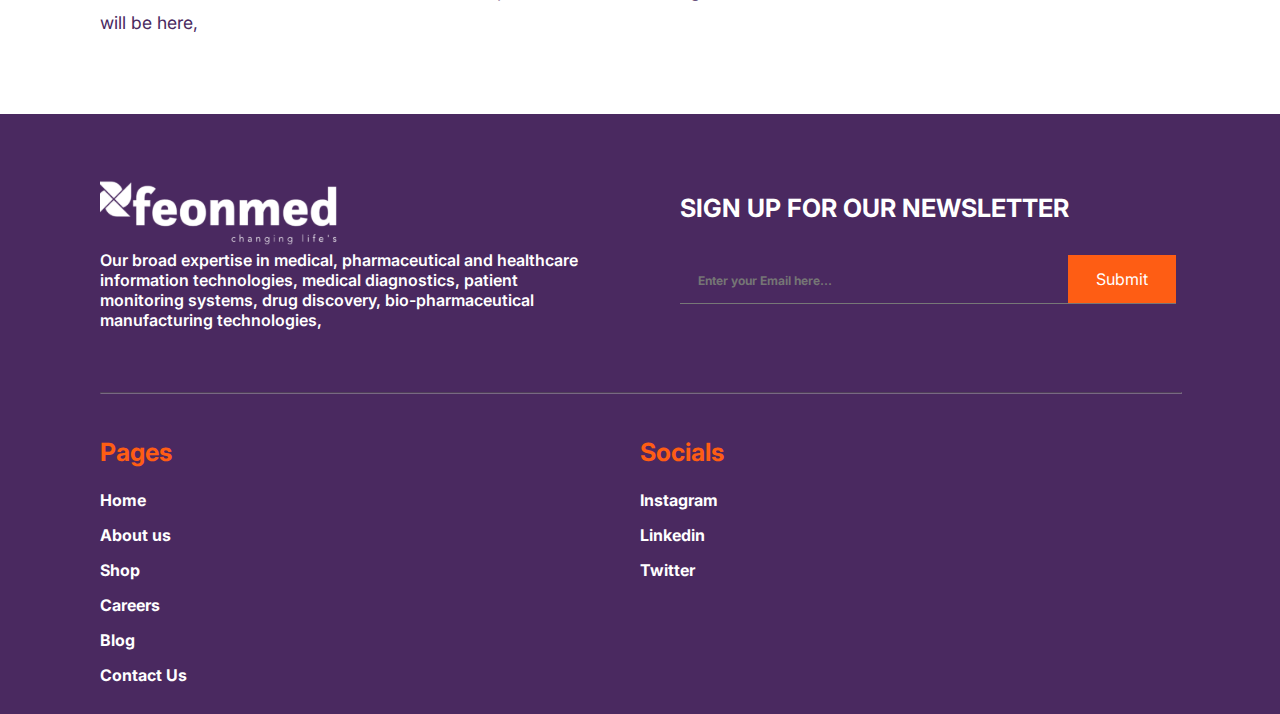
<file: blog1.html>
<!DOCTYPE html>
<html lang="en">
<head>
    <meta charset="UTF-8">
    <meta name="viewport" content="width=device-width, initial-scale=1.0">
    <!-- googlefontslink -->
    <link rel="preconnect" href="https://fonts.googleapis.com">
    <link rel="preconnect" href="https://fonts.gstatic.com" crossorigin>
    <link href="https://fonts.googleapis.com/css2?family=Inter:wght@100;200;300;400;500;600;700;800&display=swap" rel="stylesheet">
    <!-- stylesheetlink -->
    <link rel="stylesheet" href="./css/style.css">
    <link rel="stylesheet" href="./css/blogpage.css">
    <title>Blog</title>
</head>
<body>
    <div class="open-nav">
        <nav class="open-nav-nav">
            <ul>
                <li><a href="index.html">Home</a></li>
                <li><a href="aboutus.html">About us</a></li>
                <li><a href="shop.html" class="active">Shop</a></li>
                <li><a href="careers.html">Careers</a></li>
                <li><a href="blog.html">Blog</a></li>
                <li><a href="contactus.html">Contact</a></li>
            </ul>

            <div class="cart">
                <a href="#">
                    <div class="cart">
                        <div class="cart-icon">
                            <div class="cart-no"><p>2</p></div>
                            <img src="./images/icons/cart.svg" alt="">
                        </div>
                        <span class="line"></span>
                        <div class="cart-total">
                            <p>$ 100</p>
                        </div>
                    </div>
                </a>
            </div>

            <div class="register-login">
                <div class="icon"><svg width="19" height="22" viewBox="0 0 19 22" fill="none" xmlns="http://www.w3.org/2000/svg">
                    <path d="M9.62537 11.0408C12.398 11.0408 14.6458 8.79308 14.6458 6.02039C14.6458 3.24771 12.398 1 9.62537 1C6.85269 1 4.60498 3.24771 4.60498 6.02039C4.60498 8.79308 6.85269 11.0408 9.62537 11.0408Z" stroke="#777777" stroke-width="1.5" stroke-linecap="round" stroke-linejoin="round"/>
                    <path d="M18.2501 21.0816C18.2501 17.1958 14.3844 14.053 9.62503 14.053C4.8657 14.053 1 17.1958 1 21.0816" stroke="#777777" stroke-width="1.5" stroke-linecap="round" stroke-linejoin="round"/>
                    </svg>
                </div>
                <div class="text"><p>Register / Login</p></div>
            </div>
        </nav>
        <svg class="close" viewBox="0 0 33 33" fill="none" xmlns="http://www.w3.org/2000/svg">
            <path d="M16.5 0.25C13.2861 0.25 10.1443 1.20305 7.47199 2.98862C4.79969 4.77419 2.71689 7.31209 1.48697 10.2814C0.257041 13.2507 -0.0647633 16.518 0.562247 19.6702C1.18926 22.8224 2.73692 25.7179 5.00952 27.9905C7.28213 30.2631 10.1776 31.8108 13.3298 32.4378C16.482 33.0648 19.7493 32.743 22.7186 31.513C25.6879 30.2831 28.2258 28.2003 30.0114 25.528C31.797 22.8557 32.75 19.7139 32.75 16.5C32.75 14.366 32.3297 12.2529 31.5131 10.2814C30.6964 8.30985 29.4994 6.51847 27.9905 5.00952C26.4815 3.50056 24.6902 2.3036 22.7186 1.48696C20.7471 0.670319 18.634 0.25 16.5 0.25ZM20.9038 18.5963C21.0561 18.7473 21.177 18.927 21.2595 19.1251C21.342 19.3231 21.3844 19.5355 21.3844 19.75C21.3844 19.9645 21.342 20.1769 21.2595 20.3749C21.177 20.573 21.0561 20.7527 20.9038 20.9038C20.7527 21.0561 20.573 21.177 20.3749 21.2594C20.1769 21.3419 19.9645 21.3844 19.75 21.3844C19.5355 21.3844 19.3231 21.3419 19.1251 21.2594C18.927 21.177 18.7473 21.0561 18.5963 20.9038L16.5 18.7913L14.4038 20.9038C14.2527 21.0561 14.073 21.177 13.8749 21.2594C13.6769 21.3419 13.4645 21.3844 13.25 21.3844C13.0355 21.3844 12.8231 21.3419 12.6251 21.2594C12.427 21.177 12.2473 21.0561 12.0963 20.9038C11.9439 20.7527 11.8231 20.573 11.7406 20.3749C11.6581 20.1769 11.6156 19.9645 11.6156 19.75C11.6156 19.5355 11.6581 19.3231 11.7406 19.1251C11.8231 18.927 11.9439 18.7473 12.0963 18.5963L14.2088 16.5L12.0963 14.4038C11.7903 14.0978 11.6184 13.6827 11.6184 13.25C11.6184 12.8173 11.7903 12.4022 12.0963 12.0963C12.4023 11.7903 12.8173 11.6184 13.25 11.6184C13.6827 11.6184 14.0978 11.7903 14.4038 12.0963L16.5 14.2088L18.5963 12.0963C18.9023 11.7903 19.3173 11.6184 19.75 11.6184C20.1827 11.6184 20.5978 11.7903 20.9038 12.0963C21.2098 12.4022 21.3817 12.8173 21.3817 13.25C21.3817 13.6827 21.2098 14.0978 20.9038 14.4038L18.7913 16.5L20.9038 18.5963Z" fill="#4A2960"/>
        </svg>
    </div>
    <div class="contact">
        <h1>For Technical Support : +91 234 5678 234</h1>
        <h1>Have queries Mail us : contact@mysite.com</h1>
    </div>
    <header class="header-main container">
        <div class="top-header">
            <div class="logo"><a href="#"><img src="./images/feonmed_logo.svg" alt="logo" class="logo-img"></a></div>
            <div class="support-info">
                <div class="support-card-call">
                    <div class="call-icon">
                        <img src="./images/icons/call_icon.svg" alt="">
                    </div>
                    <div class="text">
                        <p class="text-header">For Technical Support</p>
                        <p class="text-sub">+91 234 5678 234</p>
                    </div>
                </div>
                <div class="support-card-call">
                    <div class="call-icon">
                        <img src="./images/icons/mail_icon.svg" alt="">
                    </div>
                    <div class="text">
                        <p class="text-header">Have queries Mail us</p>
                        <p class="text-sub">contact@mysite.com</p>
                    </div>
                </div>
            </div>
            <div class="search-box">
                <form action="">
                    <input type="text" placeholder="Search here..." class="search-text-box">
                    <button type="submit">Search</button>
                </form>
            </div>
            <a href="#">
                <div class="cart">
                    <div class="cart-icon">
                        <div class="cart-no"><p>2</p></div>
                        <img src="./images/icons/cart.svg" alt="">
                    </div>
                    <span class="line"></span>
                    <div class="cart-total">
                        <p>$ 100</p>
                    </div>
                </div>
            </a>
            <div class="mobile-icons">
                <div class="search-icon">
                    <svg xmlns="http://www.w3.org/2000/svg" width="33" height="29" viewBox="0 0 33 29" fill="none">
                        <path d="M14.5 29C6.50732 29 0 22.4927 0 14.5C0 6.50732 6.50732 0 14.5 0C22.4927 0 29 6.50732 29 14.5C29 22.4927 22.4927 29 14.5 29ZM14.5 2.12195C7.66732 2.12195 2.12195 7.68146 2.12195 14.5C2.12195 21.3185 7.66732 26.878 14.5 26.878C21.3327 26.878 26.878 21.3185 26.878 14.5C26.878 7.68146 21.3327 2.12195 14.5 2.12195Z" fill="#4A2960"/>
                        <path d="M32.0612 27.0025C31.8226 27.0025 31.584 26.9146 31.3956 26.7262L28.8837 24.2143C28.5195 23.8501 28.5195 23.2473 28.8837 22.8831C29.2479 22.5188 29.8508 22.5188 30.215 22.8831L32.7269 25.3949C33.0911 25.7591 33.0911 26.362 32.7269 26.7262C32.5385 26.9146 32.2998 27.0025 32.0612 27.0025Z" fill="#4A2960"/>
                      </svg>
                </div>
                <div class="hamburger">
                    <svg xmlns="http://www.w3.org/2000/svg" width="35" height="19" viewBox="0 0 35 19" fill="none">
                        <path d="M1 1H34" stroke="#4A2960" stroke-width="2" stroke-linecap="round"/>
                        <path d="M14 10L34 10" stroke="#4A2960" stroke-width="2" stroke-linecap="round"/>
                        <path d="M22 18L34 18" stroke="#4A2960" stroke-width="2" stroke-linecap="round"/>
                      </svg>
                </div>
            </div>
        </div>
        <hr class="divider">
        <div class="bottom-header">
            <nav class="navbar">
                <ul>
                    <li><a href="index.html">Home</a></li>
                    <li><a href="aboutus.html">About us</a></li>
                    <li><a href="shop.html">Shop</a></li>
                    <li><a href="careers.html">Careers</a></li>
                    <li><a href="blog.html" class="active">Blog</a></li>
                    <li><a href="contactus.html">Contact</a></li>
                </ul>
            </nav>
            <div class="register-login">
                <div class="icon"><svg width="19" height="22" viewBox="0 0 19 22" fill="none" xmlns="http://www.w3.org/2000/svg">
                    <path d="M9.62537 11.0408C12.398 11.0408 14.6458 8.79308 14.6458 6.02039C14.6458 3.24771 12.398 1 9.62537 1C6.85269 1 4.60498 3.24771 4.60498 6.02039C4.60498 8.79308 6.85269 11.0408 9.62537 11.0408Z" stroke="#777777" stroke-width="1.5" stroke-linecap="round" stroke-linejoin="round"/>
                    <path d="M18.2501 21.0816C18.2501 17.1958 14.3844 14.053 9.62503 14.053C4.8657 14.053 1 17.1958 1 21.0816" stroke="#777777" stroke-width="1.5" stroke-linecap="round" stroke-linejoin="round"/>
                    </svg>
                </div>
                <div class="text"><p>Register / Login</p></div>
            </div>
        </div>
    </header>

        <!-- SEARCH BOX START -->


        <div class="search-box-container">
            <input type="text" placeholder="Search" class="search-field">
        </div>
    
    
    
        <!-- SEARCH BOX END -->

    <div class="container wrapper margin-top margin-bottom">
        <div class="blog-content">
            <div class="image">
                <img src="./images/blog-image-main.svg" alt="">
            </div>

            <div class="text">
                <h3>
                    Advancing Healthcare Solutions:
                    A Journey of Excellence
                </h3>
                <h6>
                    Date 18 - 07 - 2023
                </h6>
                <p>
                    In the realm of healthcare, progress is not just a goal; it's a necessity. It's about constantly evolving, innovating, and improving the lives of patients. At [Your Company Name], we've made this our mission – to be at the forefront of healthcare solutions by providing top-notch surgical and medical equipment to meet the ever-evolving needs of the industry.
                    Our Commitment to Excellence
                    When it comes to healthcare, there's no room for compromise. Whether it's a life-saving surgery or the precision required in diagnostics, having the right equipment is paramount. This is where we come in. With years of experience and a dedicated team, we've committed ourselves to excellence in every aspect of what we do.
                    Caring for Our Clients
                    The heart of our business is our clients. We understand the trust you place in us to provide the best tools and equipment for your medical practices. That's why we're proud to announce that we've served [Number of Clients] satisfied customers to date. Each client is not just a number; they are a testament to our commitment to quality and reliability.
                    Projects Completed: Beyond Numbers
                    It's not just about how many clients we serve, but also about the projects we've completed. Our equipment has played a crucial role in countless surgeries, treatments, and medical procedures. These are not just projects; they are stories of hope, recovery, and better health for countless individuals.
                    Driving Innovation
                    The healthcare field is in a constant state of flux. New technologies, procedures, and equipment are developed regularly. We understand the importance of staying ahead of the curve. Our team tirelessly explores the latest advancements in medical equipment to ensure that you have access to cutting-edge technology that enhances patient care.
                    A Brighter Future Together
                    As we reflect on our journey, we are excited about the future. The healthcare landscape will continue to change, and we will be here,
                </p>    
            </div>
        </div>
        <div class="blog-nav">
            <div class="blog-nav-item">
                <div class="image"><img src="./images/doctors.svg" alt=""></div>
                <div class="text">
                    <h3>Advancing Healthcare Solutions:
                        A Journey of Excellence
                    </h3>
                    <h6>
                        Finance
                    </h6>
                    <button>Learn More</button>
                </div>
            </div>

            <div class="blog-nav-item">
                <div class="image"><img src="./images/doctors.svg" alt=""></div>
                <div class="text">
                    <h3>Advancing Healthcare Solutions:
                        A Journey of Excellence
                    </h3>
                    <h6>
                        Finance
                    </h6>
                    <button>Learn More</button>
                </div>
            </div>

            <div class="blog-nav-item">
                <div class="image"><img src="./images/doctors.svg" alt=""></div>
                <div class="text">
                    <h3>Advancing Healthcare Solutions:
                        A Journey of Excellence
                    </h3>
                    <h6>
                        Finance
                    </h6>
                    <button>Learn More</button>
                </div>
            </div>
        </div>
    </div>

    <footer class="footer container">
        <div class="top-section">
            <div class="content">
                <img src="./images/white-logo.svg" alt="">
                <p>Our broad expertise in medical, pharmaceutical and healthcare
                    information technologies, medical diagnostics, patient monitoring
                    systems, drug discovery, bio-pharmaceutical manufacturing
                    technologies,
                </p>
            </div>
            <div class="sign-up-btn">
                <h5>SIGN UP FOR OUR NEWSLETTER</h5>
                <div class="sign-box">
                    <form action="">
                        <input type="text" placeholder="Enter your Email here..." class="sign-text-box">
                        <button type="submit">Submit</button>
                    </form>
                </div>
            </div>
        </div>
        <hr>
        <div class="bottom-section">
            <div class="pages">
                <h3>Pages</h3>
                <ul>
                    <li><a href="index.html">Home</a></li>
                    <li><a href="aboutus.html">About us</a></li>
                    <li><a href="shop.html">Shop</a></li>
                    <li><a href="careers.html">Careers</a></li>
                    <li><a href="blog.html">Blog</a></li>
                    <li><a href="contactus.html">Contact Us</a></li>
                </ul>
            </div>
            <div class="social">
                <h3>Socials</h3>
                <ul>
                    <li><a href="#">Instagram</a></li>
                    <li><a href="#">Linkedin</a></li>
                    <li><a href="#">Twitter</a></li>
                </ul>
            </div>
        </div>
    </footer>

    <script src="./js/hamburger.js"></script>
</body>
</html>
</file>
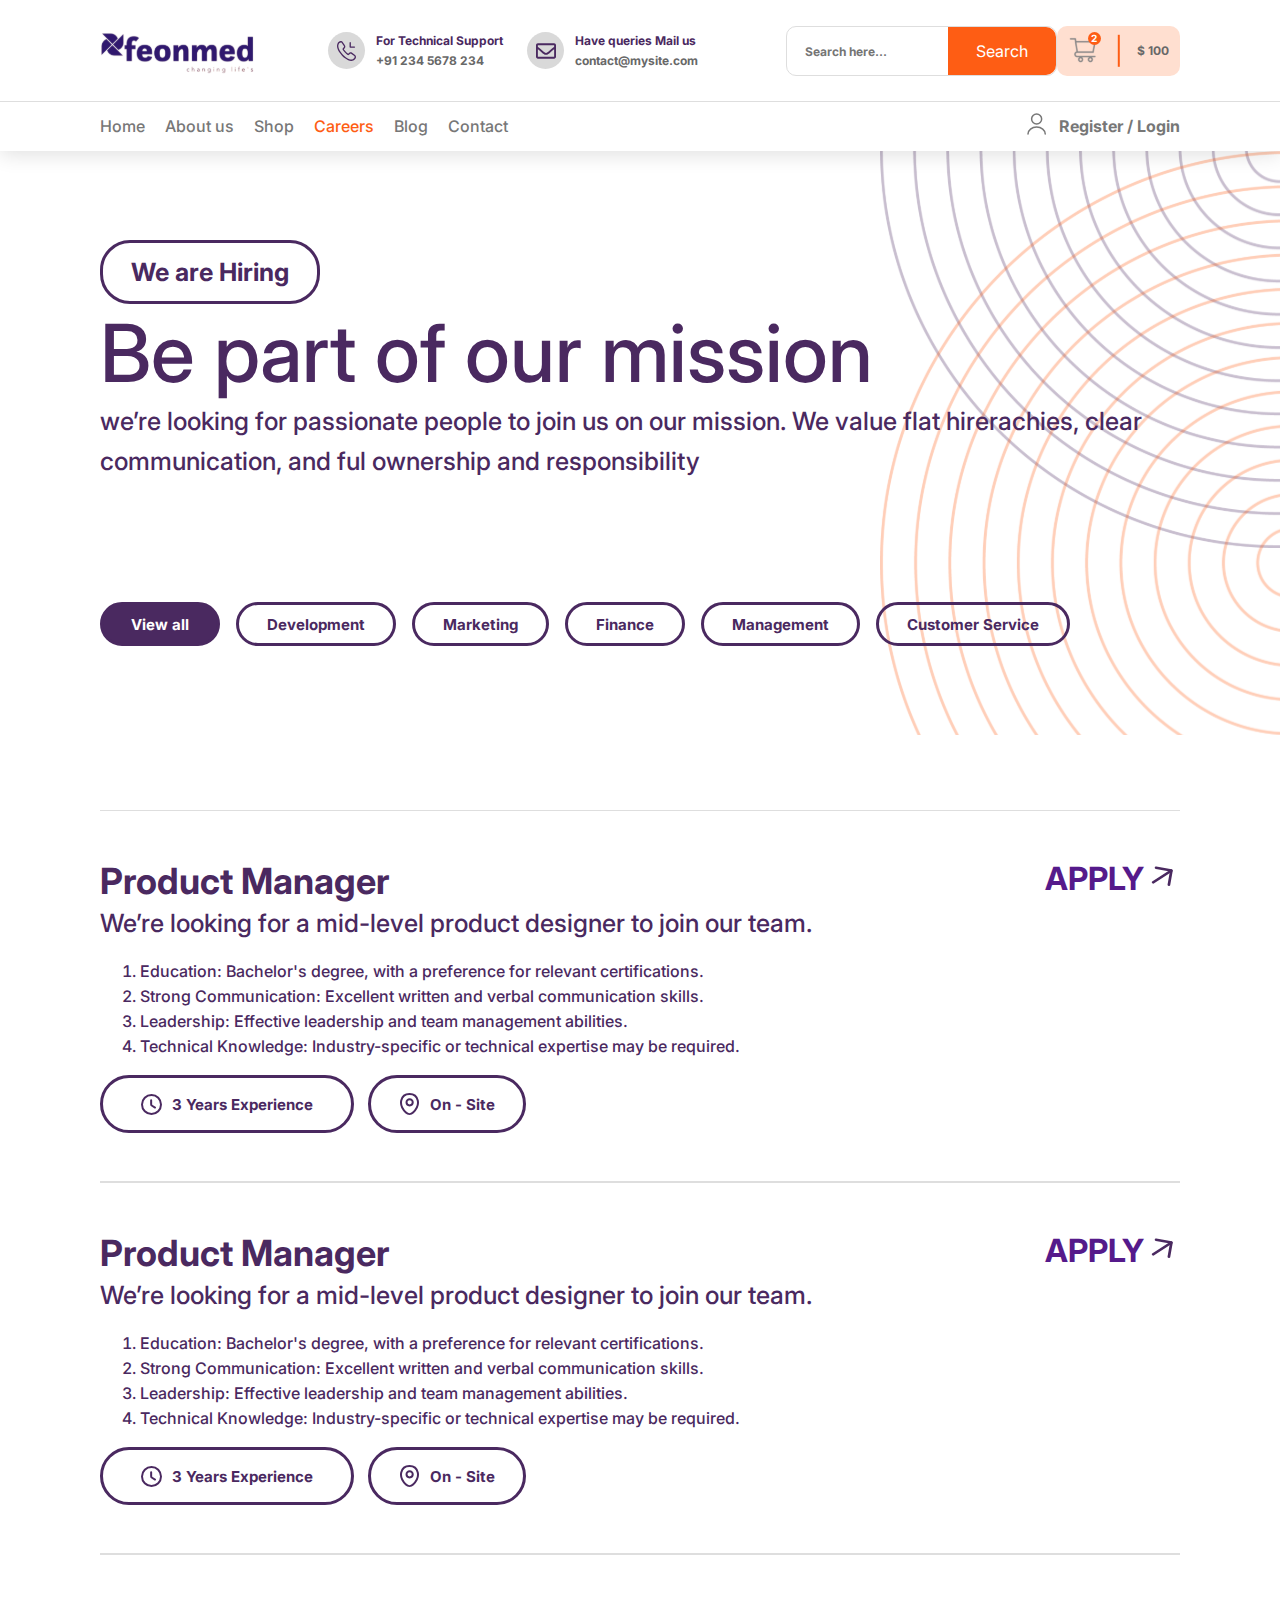
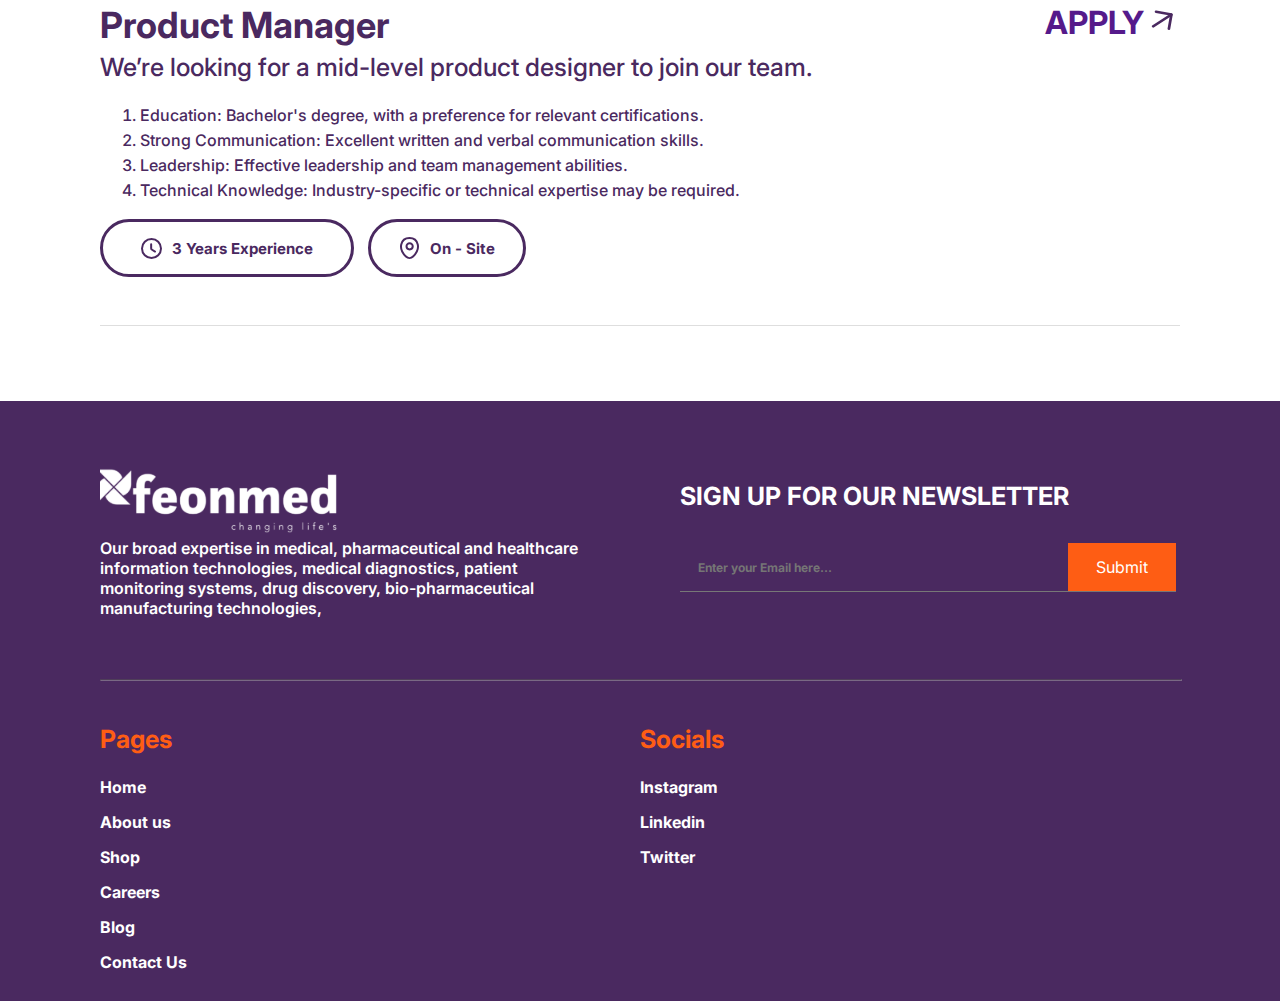
<file: careers.html>
<!DOCTYPE html>
<html lang="en">
<head>
    <meta charset="UTF-8">
    <meta name="viewport" content="width=device-width, initial-scale=1.0">
    <!-- googlefontslink -->
    <link rel="preconnect" href="https://fonts.googleapis.com">
    <link rel="preconnect" href="https://fonts.gstatic.com" crossorigin>
    <link href="https://fonts.googleapis.com/css2?family=Inter:wght@100;200;300;400;500;600;700;800&display=swap" rel="stylesheet">
    <!-- stylesheetlink -->
    <link rel="stylesheet" href="./css/style.css">
    <link rel="stylesheet" href="./css/careers.css">
    <title>Careers</title>
</head>
<body>
    <div class="open-nav">
        <nav class="open-nav-nav">
            <ul>
                <li><a href="index.html">Home</a></li>
                <li><a href="aboutus.html">About us</a></li>
                <li><a href="shop.html" class="active">Shop</a></li>
                <li><a href="careers.html">Careers</a></li>
                <li><a href="blog.html">Blog</a></li>
                <li><a href="contactus.html">Contact</a></li>
            </ul>

            <div class="cart">
                <a href="#">
                    <div class="cart">
                        <div class="cart-icon">
                            <div class="cart-no"><p>2</p></div>
                            <img src="./images/icons/cart.svg" alt="">
                        </div>
                        <span class="line"></span>
                        <div class="cart-total">
                            <p>$ 100</p>
                        </div>
                    </div>
                </a>
            </div>

            <div class="register-login">
                <div class="icon"><svg width="19" height="22" viewBox="0 0 19 22" fill="none" xmlns="http://www.w3.org/2000/svg">
                    <path d="M9.62537 11.0408C12.398 11.0408 14.6458 8.79308 14.6458 6.02039C14.6458 3.24771 12.398 1 9.62537 1C6.85269 1 4.60498 3.24771 4.60498 6.02039C4.60498 8.79308 6.85269 11.0408 9.62537 11.0408Z" stroke="#777777" stroke-width="1.5" stroke-linecap="round" stroke-linejoin="round"/>
                    <path d="M18.2501 21.0816C18.2501 17.1958 14.3844 14.053 9.62503 14.053C4.8657 14.053 1 17.1958 1 21.0816" stroke="#777777" stroke-width="1.5" stroke-linecap="round" stroke-linejoin="round"/>
                    </svg>
                </div>
                <div class="text"><p>Register / Login</p></div>
            </div>
        </nav>
        <svg class="close" viewBox="0 0 33 33" fill="none" xmlns="http://www.w3.org/2000/svg">
            <path d="M16.5 0.25C13.2861 0.25 10.1443 1.20305 7.47199 2.98862C4.79969 4.77419 2.71689 7.31209 1.48697 10.2814C0.257041 13.2507 -0.0647633 16.518 0.562247 19.6702C1.18926 22.8224 2.73692 25.7179 5.00952 27.9905C7.28213 30.2631 10.1776 31.8108 13.3298 32.4378C16.482 33.0648 19.7493 32.743 22.7186 31.513C25.6879 30.2831 28.2258 28.2003 30.0114 25.528C31.797 22.8557 32.75 19.7139 32.75 16.5C32.75 14.366 32.3297 12.2529 31.5131 10.2814C30.6964 8.30985 29.4994 6.51847 27.9905 5.00952C26.4815 3.50056 24.6902 2.3036 22.7186 1.48696C20.7471 0.670319 18.634 0.25 16.5 0.25ZM20.9038 18.5963C21.0561 18.7473 21.177 18.927 21.2595 19.1251C21.342 19.3231 21.3844 19.5355 21.3844 19.75C21.3844 19.9645 21.342 20.1769 21.2595 20.3749C21.177 20.573 21.0561 20.7527 20.9038 20.9038C20.7527 21.0561 20.573 21.177 20.3749 21.2594C20.1769 21.3419 19.9645 21.3844 19.75 21.3844C19.5355 21.3844 19.3231 21.3419 19.1251 21.2594C18.927 21.177 18.7473 21.0561 18.5963 20.9038L16.5 18.7913L14.4038 20.9038C14.2527 21.0561 14.073 21.177 13.8749 21.2594C13.6769 21.3419 13.4645 21.3844 13.25 21.3844C13.0355 21.3844 12.8231 21.3419 12.6251 21.2594C12.427 21.177 12.2473 21.0561 12.0963 20.9038C11.9439 20.7527 11.8231 20.573 11.7406 20.3749C11.6581 20.1769 11.6156 19.9645 11.6156 19.75C11.6156 19.5355 11.6581 19.3231 11.7406 19.1251C11.8231 18.927 11.9439 18.7473 12.0963 18.5963L14.2088 16.5L12.0963 14.4038C11.7903 14.0978 11.6184 13.6827 11.6184 13.25C11.6184 12.8173 11.7903 12.4022 12.0963 12.0963C12.4023 11.7903 12.8173 11.6184 13.25 11.6184C13.6827 11.6184 14.0978 11.7903 14.4038 12.0963L16.5 14.2088L18.5963 12.0963C18.9023 11.7903 19.3173 11.6184 19.75 11.6184C20.1827 11.6184 20.5978 11.7903 20.9038 12.0963C21.2098 12.4022 21.3817 12.8173 21.3817 13.25C21.3817 13.6827 21.2098 14.0978 20.9038 14.4038L18.7913 16.5L20.9038 18.5963Z" fill="#4A2960"/>
        </svg>
    </div>
    <div class="contact">
        <h1>For Technical Support : +91 234 5678 234</h1>
        <h1>Have queries Mail us : contact@mysite.com</h1>
    </div>
    <header class="header-main container">
        <div class="top-header">
            <div class="logo"><a href="#"><img src="./images/feonmed_logo.svg" alt="logo" class="logo-img"></a></div>
            <div class="support-info">
                <div class="support-card-call">
                    <div class="call-icon">
                        <img src="./images/icons/call_icon.svg" alt="">
                    </div>
                    <div class="text">
                        <p class="text-header">For Technical Support</p>
                        <p class="text-sub">+91 234 5678 234</p>
                    </div>
                </div>
                <div class="support-card-call">
                    <div class="call-icon">
                        <img src="./images/icons/mail_icon.svg" alt="">
                    </div>
                    <div class="text">
                        <p class="text-header">Have queries Mail us</p>
                        <p class="text-sub">contact@mysite.com</p>
                    </div>
                </div>
            </div>
            <div class="search-box">
                <form action="">
                    <input type="text" placeholder="Search here..." class="search-text-box">
                    <button type="submit">Search</button>
                </form>
            </div>
            <a href="#">
                <div class="cart">
                    <div class="cart-icon">
                        <div class="cart-no"><p>2</p></div>
                        <img src="./images/icons/cart.svg" alt="">
                    </div>
                    <span class="line"></span>
                    <div class="cart-total">
                        <p>$ 100</p>
                    </div>
                </div>
            </a>
            <div class="mobile-icons">
                <div class="search-icon">
                    <svg xmlns="http://www.w3.org/2000/svg" width="33" height="29" viewBox="0 0 33 29" fill="none">
                        <path d="M14.5 29C6.50732 29 0 22.4927 0 14.5C0 6.50732 6.50732 0 14.5 0C22.4927 0 29 6.50732 29 14.5C29 22.4927 22.4927 29 14.5 29ZM14.5 2.12195C7.66732 2.12195 2.12195 7.68146 2.12195 14.5C2.12195 21.3185 7.66732 26.878 14.5 26.878C21.3327 26.878 26.878 21.3185 26.878 14.5C26.878 7.68146 21.3327 2.12195 14.5 2.12195Z" fill="#4A2960"/>
                        <path d="M32.0612 27.0025C31.8226 27.0025 31.584 26.9146 31.3956 26.7262L28.8837 24.2143C28.5195 23.8501 28.5195 23.2473 28.8837 22.8831C29.2479 22.5188 29.8508 22.5188 30.215 22.8831L32.7269 25.3949C33.0911 25.7591 33.0911 26.362 32.7269 26.7262C32.5385 26.9146 32.2998 27.0025 32.0612 27.0025Z" fill="#4A2960"/>
                      </svg>
                </div>
                <div class="hamburger">
                    <svg xmlns="http://www.w3.org/2000/svg" width="35" height="19" viewBox="0 0 35 19" fill="none">
                        <path d="M1 1H34" stroke="#4A2960" stroke-width="2" stroke-linecap="round"/>
                        <path d="M14 10L34 10" stroke="#4A2960" stroke-width="2" stroke-linecap="round"/>
                        <path d="M22 18L34 18" stroke="#4A2960" stroke-width="2" stroke-linecap="round"/>
                      </svg>
                </div>
            </div>
        </div>
        <hr class="divider">
        <div class="bottom-header">
            <nav class="navbar">
                <ul>
                    <li><a href="index.html">Home</a></li>
                    <li><a href="aboutus.html">About us</a></li>
                    <li><a href="shop.html">Shop</a></li>
                    <li><a href="careers.html" class="active">Careers</a></li>
                    <li><a href="blog.html">Blog</a></li>
                    <li><a href="contactus.html">Contact</a></li>
                </ul>
            </nav>
            <div class="register-login">
                <div class="icon"><svg width="19" height="22" viewBox="0 0 19 22" fill="none" xmlns="http://www.w3.org/2000/svg">
                    <path d="M9.62537 11.0408C12.398 11.0408 14.6458 8.79308 14.6458 6.02039C14.6458 3.24771 12.398 1 9.62537 1C6.85269 1 4.60498 3.24771 4.60498 6.02039C4.60498 8.79308 6.85269 11.0408 9.62537 11.0408Z" stroke="#777777" stroke-width="1.5" stroke-linecap="round" stroke-linejoin="round"/>
                    <path d="M18.2501 21.0816C18.2501 17.1958 14.3844 14.053 9.62503 14.053C4.8657 14.053 1 17.1958 1 21.0816" stroke="#777777" stroke-width="1.5" stroke-linecap="round" stroke-linejoin="round"/>
                    </svg>
                </div>
                <div class="text"><p>Register / Login</p></div>
            </div>
        </div>
    </header>

        <!-- SEARCH BOX START -->


        <div class="search-box-container">
            <input type="text" placeholder="Search" class="search-field">
        </div>
    
    
    
        <!-- SEARCH BOX END -->

    <div class="hero">
        <div class="hero-text container">
            <button>We are Hiring</button>
            <h1>Be part of our mission</h1>
            <p>
                we’re looking for passionate people to join us on our mission. We value
                flat hirerachies, clear communication, and ful ownership and responsibility
            </p>
        </div>
        <div class="job-categories container">
            <button class="active">View all</button>
            <button>Development</button>
            <button>Marketing</button>
            <button>Finance</button>
            <button>Management</button>
            <button>Customer Service</button>
        </div>
    </div>

    <div class="container wrapper">
        <section class="jobs-section">
            <div class="text">
                <h1>Product Manager</h1>
                <h3>We’re looking for a mid-level product designer to join our team.</h3>
                <ul class="job-requirments">
                        <li>Education: Bachelor's degree, with a preference for relevant certifications.</li>
                        <li>Strong Communication: Excellent written and verbal communication skills.</li>
                        <li>Leadership: Effective leadership and team management abilities.</li>
                        <li>Technical Knowledge: Industry-specific or technical expertise may be required.</li>
                </ul>
                <div class="btn-info">
                    <div class="btn-exp">
                        <svg xmlns="http://www.w3.org/2000/svg" width="21" height="21" viewBox="0 0 21 21" fill="none">
                            <path d="M20 10.4999C20 15.7439 15.744 19.9999 10.5 19.9999C5.256 19.9999 1 15.7439 1 10.4999C1 5.25594 5.256 0.999939 10.5 0.999939C15.744 0.999939 20 5.25594 20 10.4999Z" stroke="#4A2960" stroke-width="2" stroke-linecap="round" stroke-linejoin="round"/>
                            <path d="M14.0244 13.5209L11.0794 11.7634C10.5664 11.4594 10.1484 10.7279 10.1484 10.1294V6.23444" stroke="#4A2960" stroke-width="2" stroke-linecap="round" stroke-linejoin="round"/>
                        </svg>
                        <p>3 Years Experience</p>
                    </div>
    
                    <div class="btn-exp btn-2">
                        <svg xmlns="http://www.w3.org/2000/svg" width="21" height="22" viewBox="0 0 21 22" fill="none">
                            <path d="M10.6249 12.4327C12.3485 12.4327 13.7457 11.0356 13.7457 9.31193C13.7457 7.58841 12.3485 6.19119 10.6249 6.19119C8.9014 6.19119 7.50415 7.58841 7.50415 9.31193C7.50415 11.0356 8.9014 12.4327 10.6249 12.4327Z" stroke="#4A2960" stroke-width="2"/>
                            <path d="M2.2393 7.49156C4.18126 -1.1706 16.8286 -1.1606 18.7607 7.50156C19.8944 12.5828 16.7793 16.8839 14.0488 19.5446C12.0674 21.4851 8.93264 21.4851 6.9414 19.5446C4.22069 16.8839 1.10567 12.5728 2.2393 7.49156Z" stroke="#4A2960" stroke-width="2"/>
                        </svg>
                        <p>On - Site</p>
                    </div>
                </div>
            </div>
            <a href="" class="apply-btn">
                <div>
                    <h1>APPLY</h1>
                </div>
                <svg xmlns="http://www.w3.org/2000/svg" width="36" height="35" viewBox="0 0 36 35" fill="none">
                    <path d="M25.698 26.7426C25.419 26.9228 25.0661 27.0056 24.6875 26.9394C23.9556 26.8112 23.4491 26.1438 23.5688 25.4655L25.857 12.5081L11.8752 10.0598C11.1433 9.93168 10.6367 9.26428 10.7564 8.586C10.8762 7.90772 11.5811 7.45245 12.313 7.58061L27.6324 10.2631C28.3643 10.3912 28.8709 11.0586 28.7511 11.7369L26.244 25.934C26.1821 26.2848 25.977 26.5623 25.698 26.7426Z" fill="#4A2960"/>
                    <path d="M28.3013 12.5037L9.76022 24.5101C9.30853 24.8026 8.57053 24.5652 8.13227 23.9863C7.694 23.4075 7.70513 22.6849 8.15682 22.3924L26.6979 10.386C27.1496 10.0935 27.8876 10.331 28.3258 10.9098C28.7641 11.4887 28.753 12.2112 28.3013 12.5037Z" fill="#4A2960"/>
                </svg>
            </a>
        </section>

        <section class="jobs-section">
            <div class="text">
                <h1>Product Manager</h1>
                <h3>We’re looking for a mid-level product designer to join our team.</h3>
                <ul class="job-requirments">
                        <li>Education: Bachelor's degree, with a preference for relevant certifications.</li>
                        <li>Strong Communication: Excellent written and verbal communication skills.</li>
                        <li>Leadership: Effective leadership and team management abilities.</li>
                        <li>Technical Knowledge: Industry-specific or technical expertise may be required.</li>
                </ul>
                <div class="btn-info">
                    <div class="btn-exp">
                        <svg xmlns="http://www.w3.org/2000/svg" width="21" height="21" viewBox="0 0 21 21" fill="none">
                            <path d="M20 10.4999C20 15.7439 15.744 19.9999 10.5 19.9999C5.256 19.9999 1 15.7439 1 10.4999C1 5.25594 5.256 0.999939 10.5 0.999939C15.744 0.999939 20 5.25594 20 10.4999Z" stroke="#4A2960" stroke-width="2" stroke-linecap="round" stroke-linejoin="round"/>
                            <path d="M14.0244 13.5209L11.0794 11.7634C10.5664 11.4594 10.1484 10.7279 10.1484 10.1294V6.23444" stroke="#4A2960" stroke-width="2" stroke-linecap="round" stroke-linejoin="round"/>
                        </svg>
                        <p>3 Years Experience</p>
                    </div>
    
                    <div class="btn-exp btn-2">
                        <svg xmlns="http://www.w3.org/2000/svg" width="21" height="22" viewBox="0 0 21 22" fill="none">
                            <path d="M10.6249 12.4327C12.3485 12.4327 13.7457 11.0356 13.7457 9.31193C13.7457 7.58841 12.3485 6.19119 10.6249 6.19119C8.9014 6.19119 7.50415 7.58841 7.50415 9.31193C7.50415 11.0356 8.9014 12.4327 10.6249 12.4327Z" stroke="#4A2960" stroke-width="2"/>
                            <path d="M2.2393 7.49156C4.18126 -1.1706 16.8286 -1.1606 18.7607 7.50156C19.8944 12.5828 16.7793 16.8839 14.0488 19.5446C12.0674 21.4851 8.93264 21.4851 6.9414 19.5446C4.22069 16.8839 1.10567 12.5728 2.2393 7.49156Z" stroke="#4A2960" stroke-width="2"/>
                        </svg>
                        <p>On - Site</p>
                    </div>
                </div>
            </div>
            <a href="" class="apply-btn">
                <div>
                    <h1>APPLY</h1>
                </div>
                <svg xmlns="http://www.w3.org/2000/svg" width="36" height="35" viewBox="0 0 36 35" fill="none">
                    <path d="M25.698 26.7426C25.419 26.9228 25.0661 27.0056 24.6875 26.9394C23.9556 26.8112 23.4491 26.1438 23.5688 25.4655L25.857 12.5081L11.8752 10.0598C11.1433 9.93168 10.6367 9.26428 10.7564 8.586C10.8762 7.90772 11.5811 7.45245 12.313 7.58061L27.6324 10.2631C28.3643 10.3912 28.8709 11.0586 28.7511 11.7369L26.244 25.934C26.1821 26.2848 25.977 26.5623 25.698 26.7426Z" fill="#4A2960"/>
                    <path d="M28.3013 12.5037L9.76022 24.5101C9.30853 24.8026 8.57053 24.5652 8.13227 23.9863C7.694 23.4075 7.70513 22.6849 8.15682 22.3924L26.6979 10.386C27.1496 10.0935 27.8876 10.331 28.3258 10.9098C28.7641 11.4887 28.753 12.2112 28.3013 12.5037Z" fill="#4A2960"/>
                </svg>
            </a>
        </section>

        <section class="jobs-section">
            <div class="text">
                <h1>Product Manager</h1>
                <h3>We’re looking for a mid-level product designer to join our team.</h3>
                <ul class="job-requirments">
                        <li>Education: Bachelor's degree, with a preference for relevant certifications.</li>
                        <li>Strong Communication: Excellent written and verbal communication skills.</li>
                        <li>Leadership: Effective leadership and team management abilities.</li>
                        <li>Technical Knowledge: Industry-specific or technical expertise may be required.</li>
                </ul>
                <div class="btn-info">
                    <div class="btn-exp">
                        <svg xmlns="http://www.w3.org/2000/svg" width="21" height="21" viewBox="0 0 21 21" fill="none">
                            <path d="M20 10.4999C20 15.7439 15.744 19.9999 10.5 19.9999C5.256 19.9999 1 15.7439 1 10.4999C1 5.25594 5.256 0.999939 10.5 0.999939C15.744 0.999939 20 5.25594 20 10.4999Z" stroke="#4A2960" stroke-width="2" stroke-linecap="round" stroke-linejoin="round"/>
                            <path d="M14.0244 13.5209L11.0794 11.7634C10.5664 11.4594 10.1484 10.7279 10.1484 10.1294V6.23444" stroke="#4A2960" stroke-width="2" stroke-linecap="round" stroke-linejoin="round"/>
                        </svg>
                        <p>3 Years Experience</p>
                    </div>
    
                    <div class="btn-exp btn-2">
                        <svg xmlns="http://www.w3.org/2000/svg" width="21" height="22" viewBox="0 0 21 22" fill="none">
                            <path d="M10.6249 12.4327C12.3485 12.4327 13.7457 11.0356 13.7457 9.31193C13.7457 7.58841 12.3485 6.19119 10.6249 6.19119C8.9014 6.19119 7.50415 7.58841 7.50415 9.31193C7.50415 11.0356 8.9014 12.4327 10.6249 12.4327Z" stroke="#4A2960" stroke-width="2"/>
                            <path d="M2.2393 7.49156C4.18126 -1.1706 16.8286 -1.1606 18.7607 7.50156C19.8944 12.5828 16.7793 16.8839 14.0488 19.5446C12.0674 21.4851 8.93264 21.4851 6.9414 19.5446C4.22069 16.8839 1.10567 12.5728 2.2393 7.49156Z" stroke="#4A2960" stroke-width="2"/>
                        </svg>
                        <p>On - Site</p>
                    </div>
                </div>
            </div>
            <a href="" class="apply-btn">
                <div>
                    <h1>APPLY</h1>
                </div>
                <svg xmlns="http://www.w3.org/2000/svg" width="36" height="35" viewBox="0 0 36 35" fill="none">
                    <path d="M25.698 26.7426C25.419 26.9228 25.0661 27.0056 24.6875 26.9394C23.9556 26.8112 23.4491 26.1438 23.5688 25.4655L25.857 12.5081L11.8752 10.0598C11.1433 9.93168 10.6367 9.26428 10.7564 8.586C10.8762 7.90772 11.5811 7.45245 12.313 7.58061L27.6324 10.2631C28.3643 10.3912 28.8709 11.0586 28.7511 11.7369L26.244 25.934C26.1821 26.2848 25.977 26.5623 25.698 26.7426Z" fill="#4A2960"/>
                    <path d="M28.3013 12.5037L9.76022 24.5101C9.30853 24.8026 8.57053 24.5652 8.13227 23.9863C7.694 23.4075 7.70513 22.6849 8.15682 22.3924L26.6979 10.386C27.1496 10.0935 27.8876 10.331 28.3258 10.9098C28.7641 11.4887 28.753 12.2112 28.3013 12.5037Z" fill="#4A2960"/>
                </svg>
            </a>
        </section>
    </div>

    <footer class="footer container">
        <div class="top-section">
            <div class="content">
                <img src="./images/white-logo.svg" alt="">
                <p>Our broad expertise in medical, pharmaceutical and healthcare
                    information technologies, medical diagnostics, patient monitoring
                    systems, drug discovery, bio-pharmaceutical manufacturing
                    technologies,
                </p>
            </div>
            <div class="sign-up-btn">
                <h5>SIGN UP FOR OUR NEWSLETTER</h5>
                <div class="sign-box">
                    <form action="">
                        <input type="text" placeholder="Enter your Email here..." class="sign-text-box">
                        <button type="submit">Submit</button>
                    </form>
                </div>
            </div>
        </div>
        <hr>
        <div class="bottom-section">
            <div class="pages">
                <h3>Pages</h3>
                <ul>
                    <li><a href="index.html">Home</a></li>
                    <li><a href="aboutus.html">About us</a></li>
                    <li><a href="shop.html">Shop</a></li>
                    <li><a href="#">Careers</a></li>
                    <li><a href="blog.html">Blog</a></li>
                    <li><a href="contactus.html">Contact Us</a></li>
                </ul>
            </div>
            <div class="social">
                <h3>Socials</h3>
                <ul>
                    <li><a href="#">Instagram</a></li>
                    <li><a href="#">Linkedin</a></li>
                    <li><a href="#">Twitter</a></li>
                </ul>
            </div>
        </div>
    </footer>

    <script src="./js/hamburger.js"></script>
</body>
</html>
</file>
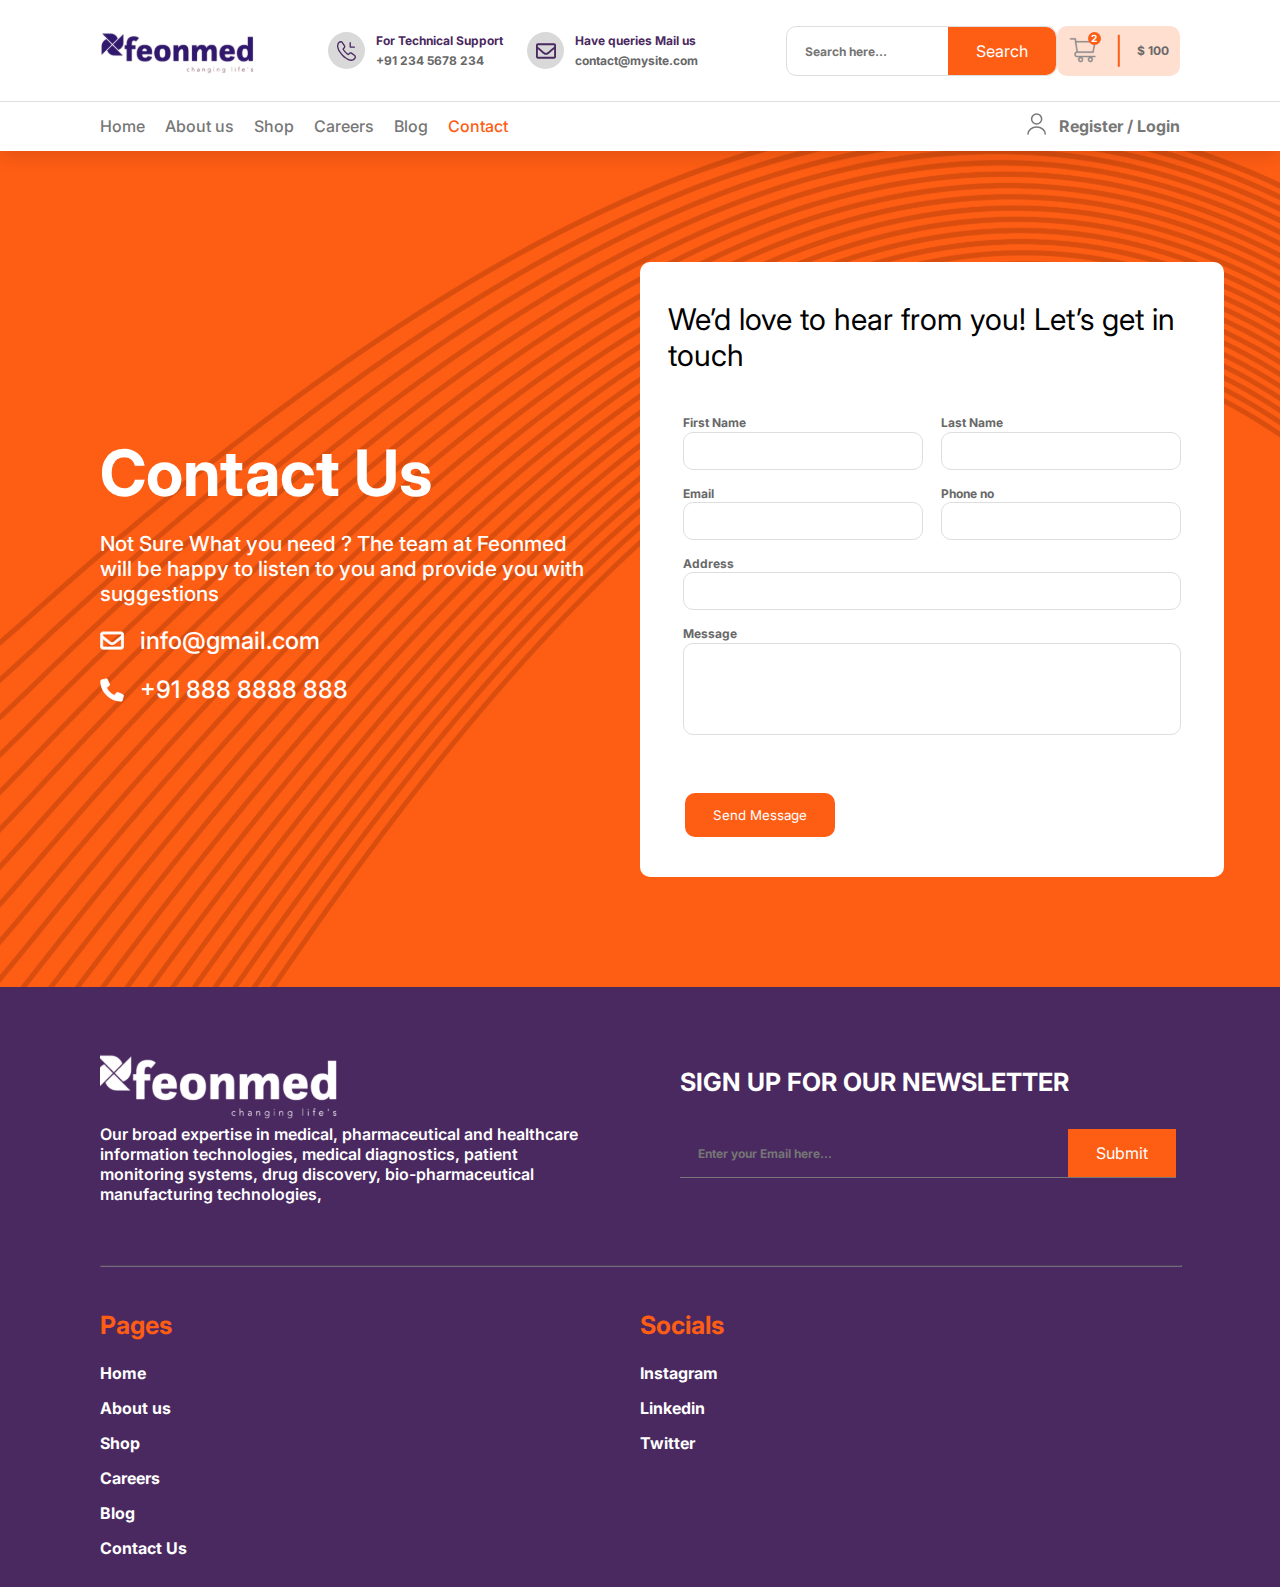
<file: contactus.html>
<!DOCTYPE html>
<html lang="en">
<head>
    <meta charset="UTF-8">
    <meta name="viewport" content="width=device-width, initial-scale=1.0">
    <!-- googlefontslink -->
    <link rel="preconnect" href="https://fonts.googleapis.com">
    <link rel="preconnect" href="https://fonts.gstatic.com" crossorigin>
    <link href="https://fonts.googleapis.com/css2?family=Inter:wght@100;200;300;400;500;600;700;800&display=swap" rel="stylesheet">
    <!-- stylesheetlink -->
    <link rel="stylesheet" href="./css/style.css">
    <link rel="stylesheet" href="./css/aboutus.css">
    <title>Contact Us</title>
</head>
<body>
    <div class="open-nav">
        <nav class="open-nav-nav">
            <ul>
                <li><a href="index.html">Home</a></li>
                <li><a href="aboutus.html">About us</a></li>
                <li><a href="shop.html" class="active">Shop</a></li>
                <li><a href="careers.html">Careers</a></li>
                <li><a href="blog.html">Blog</a></li>
                <li><a href="contactus.html">Contact</a></li>
            </ul>

            <div class="cart">
                <a href="#">
                    <div class="cart">
                        <div class="cart-icon">
                            <div class="cart-no"><p>2</p></div>
                            <img src="./images/icons/cart.svg" alt="">
                        </div>
                        <span class="line"></span>
                        <div class="cart-total">
                            <p>$ 100</p>
                        </div>
                    </div>
                </a>
            </div>

            <div class="register-login">
                <div class="icon"><svg width="19" height="22" viewBox="0 0 19 22" fill="none" xmlns="http://www.w3.org/2000/svg">
                    <path d="M9.62537 11.0408C12.398 11.0408 14.6458 8.79308 14.6458 6.02039C14.6458 3.24771 12.398 1 9.62537 1C6.85269 1 4.60498 3.24771 4.60498 6.02039C4.60498 8.79308 6.85269 11.0408 9.62537 11.0408Z" stroke="#777777" stroke-width="1.5" stroke-linecap="round" stroke-linejoin="round"/>
                    <path d="M18.2501 21.0816C18.2501 17.1958 14.3844 14.053 9.62503 14.053C4.8657 14.053 1 17.1958 1 21.0816" stroke="#777777" stroke-width="1.5" stroke-linecap="round" stroke-linejoin="round"/>
                    </svg>
                </div>
                <div class="text"><p>Register / Login</p></div>
            </div>
        </nav>
        <svg class="close" viewBox="0 0 33 33" fill="none" xmlns="http://www.w3.org/2000/svg">
            <path d="M16.5 0.25C13.2861 0.25 10.1443 1.20305 7.47199 2.98862C4.79969 4.77419 2.71689 7.31209 1.48697 10.2814C0.257041 13.2507 -0.0647633 16.518 0.562247 19.6702C1.18926 22.8224 2.73692 25.7179 5.00952 27.9905C7.28213 30.2631 10.1776 31.8108 13.3298 32.4378C16.482 33.0648 19.7493 32.743 22.7186 31.513C25.6879 30.2831 28.2258 28.2003 30.0114 25.528C31.797 22.8557 32.75 19.7139 32.75 16.5C32.75 14.366 32.3297 12.2529 31.5131 10.2814C30.6964 8.30985 29.4994 6.51847 27.9905 5.00952C26.4815 3.50056 24.6902 2.3036 22.7186 1.48696C20.7471 0.670319 18.634 0.25 16.5 0.25ZM20.9038 18.5963C21.0561 18.7473 21.177 18.927 21.2595 19.1251C21.342 19.3231 21.3844 19.5355 21.3844 19.75C21.3844 19.9645 21.342 20.1769 21.2595 20.3749C21.177 20.573 21.0561 20.7527 20.9038 20.9038C20.7527 21.0561 20.573 21.177 20.3749 21.2594C20.1769 21.3419 19.9645 21.3844 19.75 21.3844C19.5355 21.3844 19.3231 21.3419 19.1251 21.2594C18.927 21.177 18.7473 21.0561 18.5963 20.9038L16.5 18.7913L14.4038 20.9038C14.2527 21.0561 14.073 21.177 13.8749 21.2594C13.6769 21.3419 13.4645 21.3844 13.25 21.3844C13.0355 21.3844 12.8231 21.3419 12.6251 21.2594C12.427 21.177 12.2473 21.0561 12.0963 20.9038C11.9439 20.7527 11.8231 20.573 11.7406 20.3749C11.6581 20.1769 11.6156 19.9645 11.6156 19.75C11.6156 19.5355 11.6581 19.3231 11.7406 19.1251C11.8231 18.927 11.9439 18.7473 12.0963 18.5963L14.2088 16.5L12.0963 14.4038C11.7903 14.0978 11.6184 13.6827 11.6184 13.25C11.6184 12.8173 11.7903 12.4022 12.0963 12.0963C12.4023 11.7903 12.8173 11.6184 13.25 11.6184C13.6827 11.6184 14.0978 11.7903 14.4038 12.0963L16.5 14.2088L18.5963 12.0963C18.9023 11.7903 19.3173 11.6184 19.75 11.6184C20.1827 11.6184 20.5978 11.7903 20.9038 12.0963C21.2098 12.4022 21.3817 12.8173 21.3817 13.25C21.3817 13.6827 21.2098 14.0978 20.9038 14.4038L18.7913 16.5L20.9038 18.5963Z" fill="#4A2960"/>
        </svg>
    </div>
    <div class="contact">
        <h1>For Technical Support : +91 234 5678 234</h1>
        <h1>Have queries Mail us : contact@mysite.com</h1>
    </div>
    <header class="header-main container">
        <div class="top-header">
            <div class="logo"><a href="#"><img src="./images/feonmed_logo.svg" alt="logo" class="logo-img"></a></div>
            <div class="support-info">
                <div class="support-card-call">
                    <div class="call-icon">
                        <img src="./images/icons/call_icon.svg" alt="">
                    </div>
                    <div class="text">
                        <p class="text-header">For Technical Support</p>
                        <p class="text-sub">+91 234 5678 234</p>
                    </div>
                </div>
                <div class="support-card-call">
                    <div class="call-icon">
                        <img src="./images/icons/mail_icon.svg" alt="">
                    </div>
                    <div class="text">
                        <p class="text-header">Have queries Mail us</p>
                        <p class="text-sub">contact@mysite.com</p>
                    </div>
                </div>
            </div>
            <div class="search-box">
                <form action="">
                    <input type="text" placeholder="Search here..." class="search-text-box">
                    <button type="submit">Search</button>
                </form>
            </div>
            <a href="#">
                <div class="cart">
                    <div class="cart-icon">
                        <div class="cart-no"><p>2</p></div>
                        <img src="./images/icons/cart.svg" alt="">
                    </div>
                    <span class="line"></span>
                    <div class="cart-total">
                        <p>$ 100</p>
                    </div>
                </div>
            </a>
            <div class="mobile-icons">
                <div class="search-icon">
                    <svg xmlns="http://www.w3.org/2000/svg" width="33" height="29" viewBox="0 0 33 29" fill="none">
                        <path d="M14.5 29C6.50732 29 0 22.4927 0 14.5C0 6.50732 6.50732 0 14.5 0C22.4927 0 29 6.50732 29 14.5C29 22.4927 22.4927 29 14.5 29ZM14.5 2.12195C7.66732 2.12195 2.12195 7.68146 2.12195 14.5C2.12195 21.3185 7.66732 26.878 14.5 26.878C21.3327 26.878 26.878 21.3185 26.878 14.5C26.878 7.68146 21.3327 2.12195 14.5 2.12195Z" fill="#4A2960"/>
                        <path d="M32.0612 27.0025C31.8226 27.0025 31.584 26.9146 31.3956 26.7262L28.8837 24.2143C28.5195 23.8501 28.5195 23.2473 28.8837 22.8831C29.2479 22.5188 29.8508 22.5188 30.215 22.8831L32.7269 25.3949C33.0911 25.7591 33.0911 26.362 32.7269 26.7262C32.5385 26.9146 32.2998 27.0025 32.0612 27.0025Z" fill="#4A2960"/>
                      </svg>
                </div>
                <div class="hamburger">
                    <svg xmlns="http://www.w3.org/2000/svg" width="35" height="19" viewBox="0 0 35 19" fill="none">
                        <path d="M1 1H34" stroke="#4A2960" stroke-width="2" stroke-linecap="round"/>
                        <path d="M14 10L34 10" stroke="#4A2960" stroke-width="2" stroke-linecap="round"/>
                        <path d="M22 18L34 18" stroke="#4A2960" stroke-width="2" stroke-linecap="round"/>
                      </svg>
                </div>
            </div>
        </div>
        <hr class="divider">
        <div class="bottom-header">
            <nav class="navbar">
                <ul>
                    <li><a href="index.html">Home</a></li>
                    <li><a href="aboutus.html">About us</a></li>
                    <li><a href="shop.html">Shop</a></li>
                    <li><a href="careers.html">Careers</a></li>
                    <li><a href="blog.html">Blog</a></li>
                    <li><a href="contactus.html" class="active">Contact</a></li>
                </ul>
            </nav>
            <div class="register-login">
                <div class="icon"><svg width="19" height="22" viewBox="0 0 19 22" fill="none" xmlns="http://www.w3.org/2000/svg">
                    <path d="M9.62537 11.0408C12.398 11.0408 14.6458 8.79308 14.6458 6.02039C14.6458 3.24771 12.398 1 9.62537 1C6.85269 1 4.60498 3.24771 4.60498 6.02039C4.60498 8.79308 6.85269 11.0408 9.62537 11.0408Z" stroke="#777777" stroke-width="1.5" stroke-linecap="round" stroke-linejoin="round"/>
                    <path d="M18.2501 21.0816C18.2501 17.1958 14.3844 14.053 9.62503 14.053C4.8657 14.053 1 17.1958 1 21.0816" stroke="#777777" stroke-width="1.5" stroke-linecap="round" stroke-linejoin="round"/>
                    </svg>
                </div>
                <div class="text"><p>Register / Login</p></div>
            </div>
        </div>
    </header>

        <!-- SEARCH BOX START -->


        <div class="search-box-container">
            <input type="text" placeholder="Search" class="search-field">
        </div>
    
    
    
        <!-- SEARCH BOX END -->

    <section class="contact-us">
        <div class=" wrapper container">
            <div class="content">
                <h1>Contact Us</h1>
                <p>Not Sure What you need ? The team at
                    Feonmed will be happy to listen to
                    you  and provide you with suggestions
                </p>
                <div class="mail"><svg width="32" height="23" viewBox="0 0 32 23" fill="none" xmlns="http://www.w3.org/2000/svg">
                    <path d="M28.5152 0H3.69405C2.1123 0 0.830078 1.28716 0.830078 2.875V20.125C0.830078 21.7128 2.1123 23 3.69405 23H28.5152C30.0969 23 31.3791 21.7128 31.3791 20.125V2.875C31.3791 1.28716 30.0969 0 28.5152 0ZM28.5152 2.875V5.31905C27.1773 6.41269 25.0445 8.11325 20.4849 11.6974C19.48 12.4908 17.4896 14.397 16.1046 14.3748C14.7199 14.3972 12.7288 12.4905 11.7243 11.6974C7.16543 8.11379 5.03206 6.41287 3.69405 5.31905V2.875H28.5152ZM3.69405 20.125V9.00821C5.06124 10.1014 7.00009 11.6354 9.95529 13.9584C11.2594 14.9889 13.5433 17.2638 16.1046 17.2499C18.6534 17.2638 20.9083 15.0219 22.2534 13.9588C25.2085 11.6359 27.1479 10.1015 28.5152 9.00827V20.125H3.69405Z" fill="white"/>
                    </svg>
                    info@gmail.com</div>
                <div class="call"><svg width="28" height="26" viewBox="0 0 28 26" fill="none" xmlns="http://www.w3.org/2000/svg">
                    <path d="M26.5509 18.3725L20.7592 15.935C20.5118 15.8314 20.2368 15.8096 19.9757 15.8728C19.7145 15.936 19.4814 16.0808 19.3113 16.2854L16.7464 19.3628C12.721 17.499 9.48152 14.3177 7.5836 10.3647L10.7173 7.84589C10.9261 7.67916 11.0738 7.45018 11.1382 7.19362C11.2026 6.93706 11.1801 6.66688 11.0741 6.42399L8.59198 0.736389C8.47569 0.47456 8.27001 0.260786 8.01041 0.131928C7.7508 0.00306986 7.45355 -0.0327954 7.16991 0.0305167L1.79191 1.24929C1.51845 1.3113 1.27446 1.46251 1.09977 1.67824C0.925085 1.89396 0.830015 2.16146 0.830078 2.43708C0.830078 15.4627 11.5809 26 24.8242 26C25.105 26.0002 25.3775 25.9069 25.5973 25.7353C25.8171 25.5638 25.9711 25.3241 26.0343 25.0555L27.2754 19.7741C27.3394 19.4942 27.3021 19.2011 27.1699 18.9453C27.0377 18.6895 26.8188 18.487 26.5509 18.3725Z" fill="white"/>
                    </svg>
                    +91 888 8888 888</div>
            </div>
            <div class="form-section">

                <div class="heading-text">
                    <h2>We’d love to hear from you! Let’s get in touch</h2>
                </div>

                <form action="">
                    <div class="input-row">
                        <div class="input-group">
                            <label for="">First Name</label>
                            <input type="text">
                        </div>

                        <div class="input-group">
                            <label for="">Last Name</label>
                            <input type="text">
                        </div>
                    </div>

                    <div class="input-row">
                        <div class="input-group">
                            <label for="">Email</label>
                            <input type="text">
                        </div>

                        <div class="input-group">
                            <label for="">Phone no</label>
                            <input type="text">
                        </div>
                    </div>

                    <div class="input-row email">
                        <div class="input-group">
                            <label for="">Address</label>
                            <input type="text">
                        </div>
                    </div>

                    <div class="input-row message">
                        <div class="input-group">
                            <label for="">Message</label>
                            <input type="text">
                        </div>
                    </div>
                </form>
                <button>Send Message</button>

            </div>
        </div>
    </section>

    <footer class="footer container">
        <div class="top-section">
            <div class="content">
                <img src="./images/white-logo.svg" alt="">
                <p>Our broad expertise in medical, pharmaceutical and healthcare
                    information technologies, medical diagnostics, patient monitoring
                    systems, drug discovery, bio-pharmaceutical manufacturing
                    technologies,
                </p>
            </div>
            <div class="sign-up-btn">
                <h5>SIGN UP FOR OUR NEWSLETTER</h5>
                <div class="sign-box">
                    <form action="">
                        <input type="text" placeholder="Enter your Email here..." class="sign-text-box">
                        <button type="submit">Submit</button>
                    </form>
                </div>
            </div>
        </div>
        <hr>
        <div class="bottom-section">
            <div class="pages">
                <h3>Pages</h3>
                <ul>
                    <li><a href="index.html">Home</a></li>
                    <li><a href="aboutus.html">About us</a></li>
                    <li><a href="shop.html">Shop</a></li>
                    <li><a href="careers.html">Careers</a></li>
                    <li><a href="blog.html">Blog</a></li>
                    <li><a href="#">Contact Us</a></li>
                </ul>
            </div>
            <div class="social">
                <h3>Socials</h3>
                <ul>
                    <li><a href="#">Instagram</a></li>
                    <li><a href="#">Linkedin</a></li>
                    <li><a href="#">Twitter</a></li>
                </ul>
            </div>
        </div>
    </footer>

    <script src="./js/hamburger.js"></script>
</body>
</html>
</file>
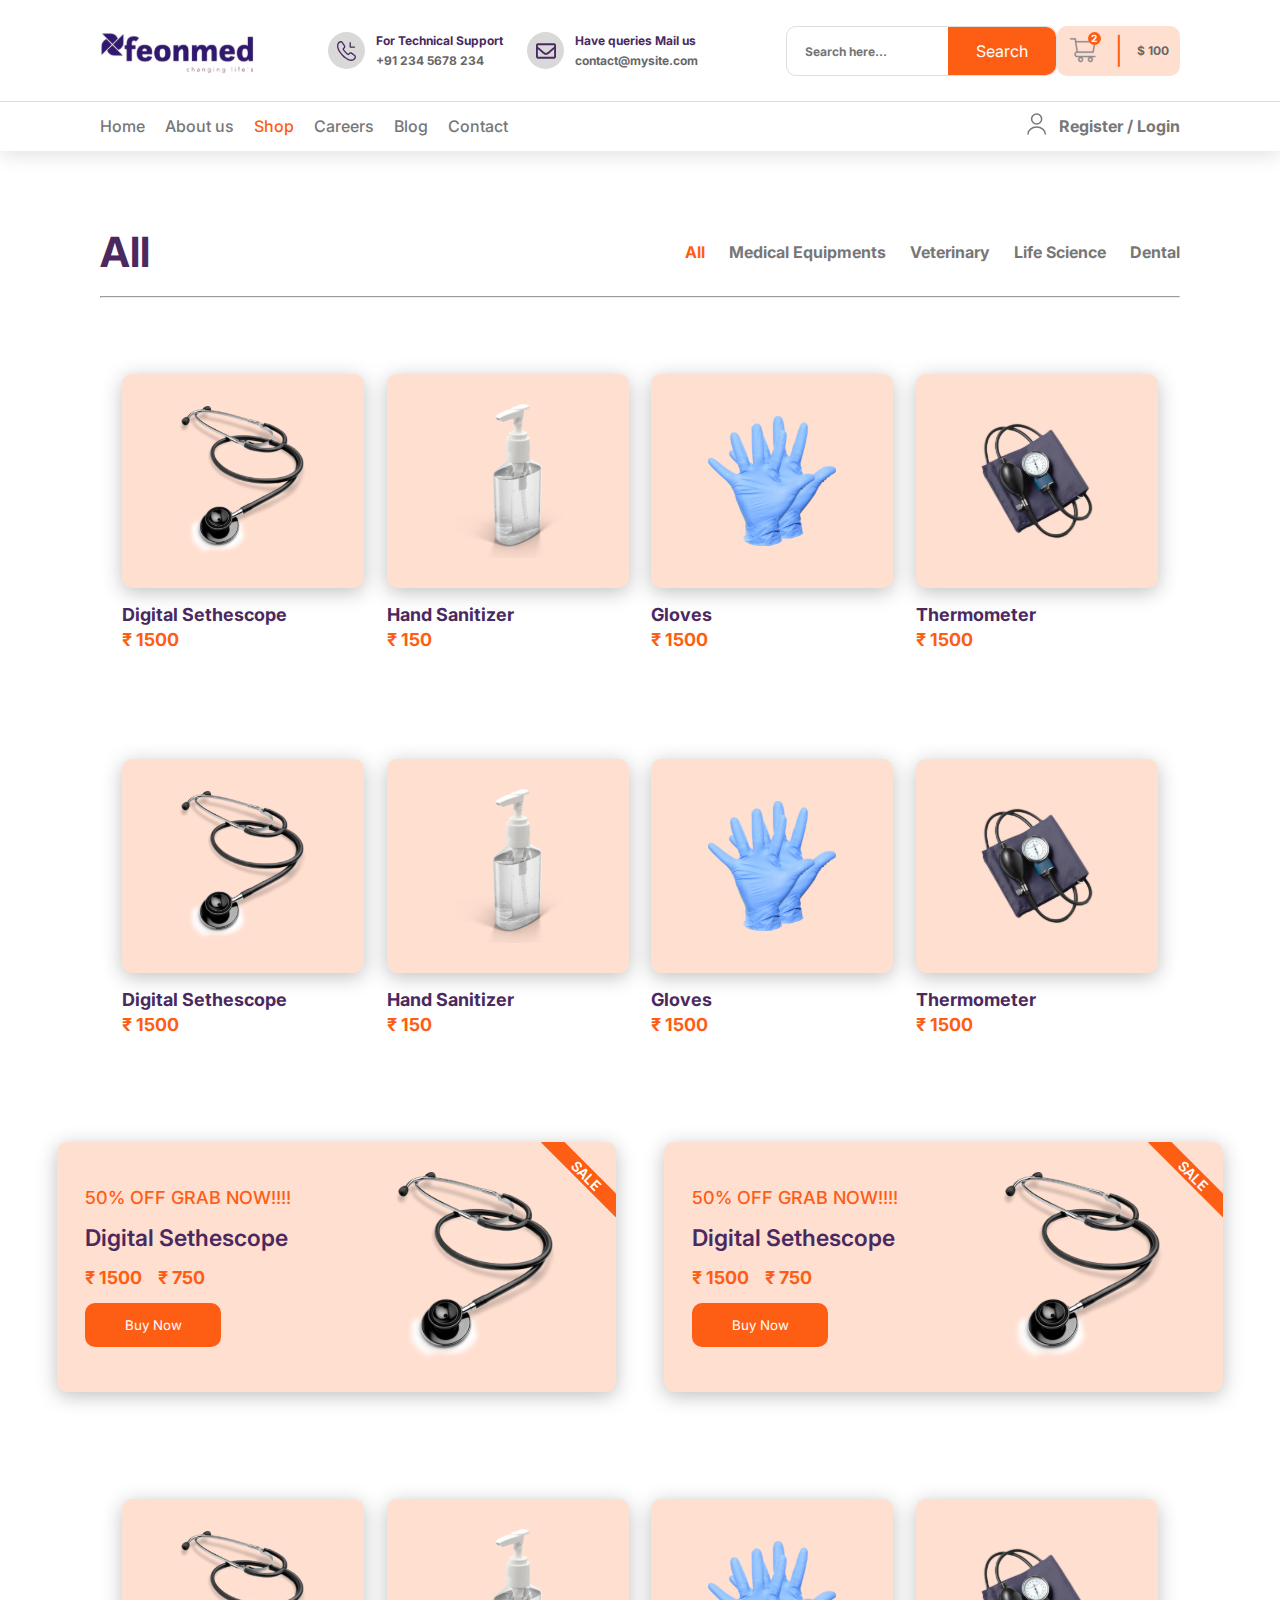
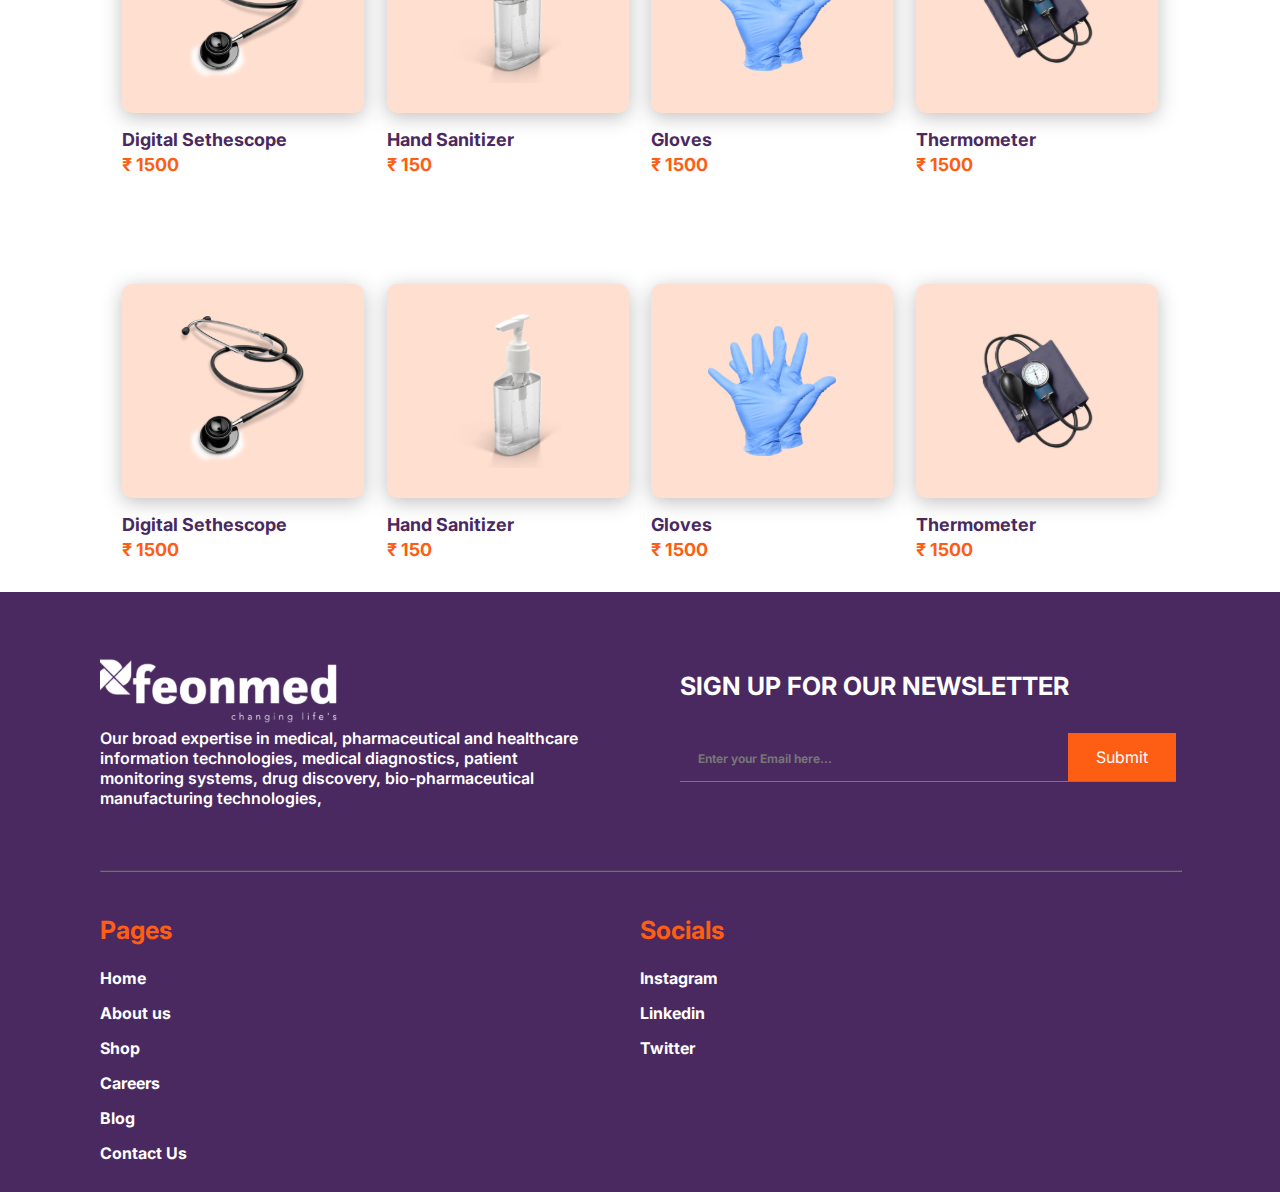
<file: shop.html>
<!DOCTYPE html>
<html lang="en">
<head>
    <meta charset="UTF-8">
    <meta name="viewport" content="width=device-width, initial-scale=1.0">
    <!-- googlefontslink -->
    <link rel="preconnect" href="https://fonts.googleapis.com">
    <link rel="preconnect" href="https://fonts.gstatic.com" crossorigin>
    <link href="https://fonts.googleapis.com/css2?family=Inter:wght@100;200;300;400;500;600;700;800&display=swap" rel="stylesheet">
    <!-- stylesheetlink -->
    <link rel="stylesheet" href="./css/style.css">
    <link rel="stylesheet" href="./css/shop.css">
    <title>Shop</title>
</head>
<body>
    <div class="open-nav">
        <nav class="open-nav-nav">
            <ul>
                <li><a href="index.html">Home</a></li>
                <li><a href="aboutus.html">About us</a></li>
                <li><a href="shop.html" class="active">Shop</a></li>
                <li><a href="careers.html">Careers</a></li>
                <li><a href="blog.html">Blog</a></li>
                <li><a href="contactus.html">Contact</a></li>
            </ul>

            <div class="cart">
                <a href="#">
                    <div class="cart">
                        <div class="cart-icon">
                            <div class="cart-no"><p>2</p></div>
                            <img src="./images/icons/cart.svg" alt="">
                        </div>
                        <span class="line"></span>
                        <div class="cart-total">
                            <p>$ 100</p>
                        </div>
                    </div>
                </a>
            </div>

            <div class="register-login">
                <div class="icon"><svg width="19" height="22" viewBox="0 0 19 22" fill="none" xmlns="http://www.w3.org/2000/svg">
                    <path d="M9.62537 11.0408C12.398 11.0408 14.6458 8.79308 14.6458 6.02039C14.6458 3.24771 12.398 1 9.62537 1C6.85269 1 4.60498 3.24771 4.60498 6.02039C4.60498 8.79308 6.85269 11.0408 9.62537 11.0408Z" stroke="#777777" stroke-width="1.5" stroke-linecap="round" stroke-linejoin="round"/>
                    <path d="M18.2501 21.0816C18.2501 17.1958 14.3844 14.053 9.62503 14.053C4.8657 14.053 1 17.1958 1 21.0816" stroke="#777777" stroke-width="1.5" stroke-linecap="round" stroke-linejoin="round"/>
                    </svg>
                </div>
                <div class="text"><p>Register / Login</p></div>
            </div>
        </nav>
        <svg class="close" viewBox="0 0 33 33" fill="none" xmlns="http://www.w3.org/2000/svg">
            <path d="M16.5 0.25C13.2861 0.25 10.1443 1.20305 7.47199 2.98862C4.79969 4.77419 2.71689 7.31209 1.48697 10.2814C0.257041 13.2507 -0.0647633 16.518 0.562247 19.6702C1.18926 22.8224 2.73692 25.7179 5.00952 27.9905C7.28213 30.2631 10.1776 31.8108 13.3298 32.4378C16.482 33.0648 19.7493 32.743 22.7186 31.513C25.6879 30.2831 28.2258 28.2003 30.0114 25.528C31.797 22.8557 32.75 19.7139 32.75 16.5C32.75 14.366 32.3297 12.2529 31.5131 10.2814C30.6964 8.30985 29.4994 6.51847 27.9905 5.00952C26.4815 3.50056 24.6902 2.3036 22.7186 1.48696C20.7471 0.670319 18.634 0.25 16.5 0.25ZM20.9038 18.5963C21.0561 18.7473 21.177 18.927 21.2595 19.1251C21.342 19.3231 21.3844 19.5355 21.3844 19.75C21.3844 19.9645 21.342 20.1769 21.2595 20.3749C21.177 20.573 21.0561 20.7527 20.9038 20.9038C20.7527 21.0561 20.573 21.177 20.3749 21.2594C20.1769 21.3419 19.9645 21.3844 19.75 21.3844C19.5355 21.3844 19.3231 21.3419 19.1251 21.2594C18.927 21.177 18.7473 21.0561 18.5963 20.9038L16.5 18.7913L14.4038 20.9038C14.2527 21.0561 14.073 21.177 13.8749 21.2594C13.6769 21.3419 13.4645 21.3844 13.25 21.3844C13.0355 21.3844 12.8231 21.3419 12.6251 21.2594C12.427 21.177 12.2473 21.0561 12.0963 20.9038C11.9439 20.7527 11.8231 20.573 11.7406 20.3749C11.6581 20.1769 11.6156 19.9645 11.6156 19.75C11.6156 19.5355 11.6581 19.3231 11.7406 19.1251C11.8231 18.927 11.9439 18.7473 12.0963 18.5963L14.2088 16.5L12.0963 14.4038C11.7903 14.0978 11.6184 13.6827 11.6184 13.25C11.6184 12.8173 11.7903 12.4022 12.0963 12.0963C12.4023 11.7903 12.8173 11.6184 13.25 11.6184C13.6827 11.6184 14.0978 11.7903 14.4038 12.0963L16.5 14.2088L18.5963 12.0963C18.9023 11.7903 19.3173 11.6184 19.75 11.6184C20.1827 11.6184 20.5978 11.7903 20.9038 12.0963C21.2098 12.4022 21.3817 12.8173 21.3817 13.25C21.3817 13.6827 21.2098 14.0978 20.9038 14.4038L18.7913 16.5L20.9038 18.5963Z" fill="#4A2960"/>
        </svg>
    </div>
    <div class="contact">
        <h1>For Technical Support : +91 234 5678 234</h1>
        <h1>Have queries Mail us : contact@mysite.com</h1>
    </div>
    <header class="header-main container">
        <div class="top-header">
            <div class="logo"><a href="#"><img src="./images/feonmed_logo.svg" alt="logo" class="logo-img"></a></div>
            <div class="support-info">
                <div class="support-card-call">
                    <div class="call-icon">
                        <img src="./images/icons/call_icon.svg" alt="">
                    </div>
                    <div class="text">
                        <p class="text-header">For Technical Support</p>
                        <p class="text-sub">+91 234 5678 234</p>
                    </div>
                </div>
                <div class="support-card-call">
                    <div class="call-icon">
                        <img src="./images/icons/mail_icon.svg" alt="">
                    </div>
                    <div class="text">
                        <p class="text-header">Have queries Mail us</p>
                        <p class="text-sub">contact@mysite.com</p>
                    </div>
                </div>
            </div>
            <div class="search-box">
                <form action="">
                    <input type="text" placeholder="Search here..." class="search-text-box">
                    <button type="submit">Search</button>
                </form>
            </div>
            <a href="#">
                <div class="cart">
                    <div class="cart-icon">
                        <div class="cart-no"><p>2</p></div>
                        <img src="./images/icons/cart.svg" alt="">
                    </div>
                    <span class="line"></span>
                    <div class="cart-total">
                        <p>$ 100</p>
                    </div>
                </div>
            </a>
            <div class="mobile-icons">
                <div class="search-icon">
                    <svg xmlns="http://www.w3.org/2000/svg" width="33" height="29" viewBox="0 0 33 29" fill="none">
                        <path d="M14.5 29C6.50732 29 0 22.4927 0 14.5C0 6.50732 6.50732 0 14.5 0C22.4927 0 29 6.50732 29 14.5C29 22.4927 22.4927 29 14.5 29ZM14.5 2.12195C7.66732 2.12195 2.12195 7.68146 2.12195 14.5C2.12195 21.3185 7.66732 26.878 14.5 26.878C21.3327 26.878 26.878 21.3185 26.878 14.5C26.878 7.68146 21.3327 2.12195 14.5 2.12195Z" fill="#4A2960"/>
                        <path d="M32.0612 27.0025C31.8226 27.0025 31.584 26.9146 31.3956 26.7262L28.8837 24.2143C28.5195 23.8501 28.5195 23.2473 28.8837 22.8831C29.2479 22.5188 29.8508 22.5188 30.215 22.8831L32.7269 25.3949C33.0911 25.7591 33.0911 26.362 32.7269 26.7262C32.5385 26.9146 32.2998 27.0025 32.0612 27.0025Z" fill="#4A2960"/>
                      </svg>
                </div>
                <div class="hamburger">
                    <svg xmlns="http://www.w3.org/2000/svg" width="35" height="19" viewBox="0 0 35 19" fill="none">
                        <path d="M1 1H34" stroke="#4A2960" stroke-width="2" stroke-linecap="round"/>
                        <path d="M14 10L34 10" stroke="#4A2960" stroke-width="2" stroke-linecap="round"/>
                        <path d="M22 18L34 18" stroke="#4A2960" stroke-width="2" stroke-linecap="round"/>
                      </svg>
                </div>
            </div>
        </div>
        <hr class="divider">
        <div class="bottom-header">
            <nav class="navbar">
                <ul>
                    <li><a href="index.html">Home</a></li>
                    <li><a href="aboutus.html">About us</a></li>
                    <li><a href="shop.html" class="active">Shop</a></li>
                    <li><a href="careers.html">Careers</a></li>
                    <li><a href="blog.html">Blog</a></li>
                    <li><a href="contactus.html">Contact</a></li>
                </ul>
            </nav>
            <div class="register-login">
                <div class="icon"><svg width="19" height="22" viewBox="0 0 19 22" fill="none" xmlns="http://www.w3.org/2000/svg">
                    <path d="M9.62537 11.0408C12.398 11.0408 14.6458 8.79308 14.6458 6.02039C14.6458 3.24771 12.398 1 9.62537 1C6.85269 1 4.60498 3.24771 4.60498 6.02039C4.60498 8.79308 6.85269 11.0408 9.62537 11.0408Z" stroke="#777777" stroke-width="1.5" stroke-linecap="round" stroke-linejoin="round"/>
                    <path d="M18.2501 21.0816C18.2501 17.1958 14.3844 14.053 9.62503 14.053C4.8657 14.053 1 17.1958 1 21.0816" stroke="#777777" stroke-width="1.5" stroke-linecap="round" stroke-linejoin="round"/>
                    </svg>
                </div>
                <div class="text"><p>Register / Login</p></div>
            </div>
        </div>
    </header>

        <!-- SEARCH BOX START -->


        <div class="search-box-container">
            <input type="text" placeholder="Search" class="search-field">
        </div>
    
    
    
        <!-- SEARCH BOX END -->

    <section class="featured-products container margin-top all-products">
        <div class="head">
            <div class="text">
                <h1>All</h1>
            </div>
            <div class="categories-nav">
                <ul>
                    <li><a href="#" class="active">All</a></li>
                    <li><a href="#">Medical Equipments</a></li>
                    <li><a href="#">Veterinary</a></li>
                    <li><a href="#">Life Science</a></li>
                    <li><a href="#">Dental</a></li>
                </ul>
            </div>

            <div class="drop-down">
                <select name="" id="drop-down-nav">
                    <option value="opton-1 selected">All</option>
                    <option value="opton-2">Medical Equipments</option>
                    <option value="opton-3">Veterinary</option>
                    <option value="opton-4">Life Science</option>
                    <option value="opton-5">Dental</option>
                </select>
            </div>
        </div>
        <hr>

        <div class="products-row">
            <a href="sproduct.html">
                <div class="product">
                    <div class="image-card"><img src="./images/products/sethescope.svg" alt=""></div>
                    <div class="text">
                        <h3>Digital Sethescope</h3>
                        <h5>₹ 1500</h5>
                    </div>
                </div>
            </a>

            <a href="#">
                <div class="product">
                    <div class="image-card"><img src="./images/products/sanitizer.svg" alt=""></div>
                    <div class="text">
                        <h3>Hand Sanitizer</h3>
                        <h5>₹ 150</h5>
                    </div>
                </div>
            </a>

            <a href="#">
                <div class="product">
                    <div class="image-card"><img src="./images/products/gloves.svg" alt=""></div>
                    <div class="text">
                        <h3>Gloves</h3>
                        <h5>₹ 1500</h5>
                    </div>
                </div>
            </a>

            <a href="#">
                <div class="product">
                    <div class="image-card"><img src="./images/products/thermometer.svg" alt=""></div>
                    <div class="text">
                        <h3>Thermometer</h3>
                        <h5>₹ 1500</h5>
                    </div>
                </div>
            </a>
        </div>

        <div class="products-row">
            <a href="#">
                <div class="product">
                    <div class="image-card"><img src="./images/products/sethescope.svg" alt=""></div>
                    <div class="text">
                        <h3>Digital Sethescope</h3>
                        <h5>₹ 1500</h5>
                    </div>
                </div>
            </a>

            <a href="#">
                <div class="product">
                    <div class="image-card"><img src="./images/products/sanitizer.svg" alt=""></div>
                    <div class="text">
                        <h3>Hand Sanitizer</h3>
                        <h5>₹ 150</h5>
                    </div>
                </div>
            </a>

            <a href="#">
                <div class="product">
                    <div class="image-card"><img src="./images/products/gloves.svg" alt=""></div>
                    <div class="text">
                        <h3>Gloves</h3>
                        <h5>₹ 1500</h5>
                    </div>
                </div>
            </a>

            <a href="#">
                <div class="product">
                    <div class="image-card"><img src="./images/products/thermometer.svg" alt=""></div>
                    <div class="text">
                        <h3>Thermometer</h3>
                        <h5>₹ 1500</h5>
                    </div>
                </div>
            </a>
        </div>
    </section>

    <section class="highlighted-prodcuts container margin-top margin-bottom">
        <div class="card">
            <div class="content">
                <h5>50% OFF GRAB NOW!!!! </h5>
                <h3>Digital Sethescope</h3>
                <div class="price">
                    <h6>₹ 1500</h6>
                    <h6>₹ 750</h6>
                </div>
                <button>Buy Now</button>
            </div>
            <div class="img">
                <img src="./images/products/sethescope.svg" alt="">
            </div>
            <span class="sale-banner">SALE</span>
        </div>

        <div class="card">
            <div class="content">
                <h5>50% OFF GRAB NOW!!!! </h5>
                <h3>Digital Sethescope</h3>
                <div class="price">
                    <h6>₹ 1500</h6>
                    <h6>₹ 750</h6>
                </div>
                <button>Buy Now</button>
            </div>
            <div class="img">
                <img src="./images/products/sethescope.svg" alt="">
            </div>
            <span class="sale-banner">SALE</span>
        </div>
    </section>

    <section class="featured-products container margin-top all-products">
        <div class="products-row">
            <a href="#">
                <div class="product">
                    <div class="image-card"><img src="./images/products/sethescope.svg" alt=""></div>
                    <div class="text">
                        <h3>Digital Sethescope</h3>
                        <h5>₹ 1500</h5>
                    </div>
                </div>
            </a>

            <a href="#">
                <div class="product">
                    <div class="image-card"><img src="./images/products/sanitizer.svg" alt=""></div>
                    <div class="text">
                        <h3>Hand Sanitizer</h3>
                        <h5>₹ 150</h5>
                    </div>
                </div>
            </a>

            <a href="#">
                <div class="product">
                    <div class="image-card"><img src="./images/products/gloves.svg" alt=""></div>
                    <div class="text">
                        <h3>Gloves</h3>
                        <h5>₹ 1500</h5>
                    </div>
                </div>
            </a>

            <a href="#">
                <div class="product">
                    <div class="image-card"><img src="./images/products/thermometer.svg" alt=""></div>
                    <div class="text">
                        <h3>Thermometer</h3>
                        <h5>₹ 1500</h5>
                    </div>
                </div>
            </a>
        </div>

        <div class="products-row">
            <a href="#">
                <div class="product">
                    <div class="image-card"><img src="./images/products/sethescope.svg" alt=""></div>
                    <div class="text">
                        <h3>Digital Sethescope</h3>
                        <h5>₹ 1500</h5>
                    </div>
                </div>
            </a>

            <a href="#">
                <div class="product">
                    <div class="image-card"><img src="./images/products/sanitizer.svg" alt=""></div>
                    <div class="text">
                        <h3>Hand Sanitizer</h3>
                        <h5>₹ 150</h5>
                    </div>
                </div>
            </a>

            <a href="#">
                <div class="product">
                    <div class="image-card"><img src="./images/products/gloves.svg" alt=""></div>
                    <div class="text">
                        <h3>Gloves</h3>
                        <h5>₹ 1500</h5>
                    </div>
                </div>
            </a>

            <a href="#">
                <div class="product">
                    <div class="image-card"><img src="./images/products/thermometer.svg" alt=""></div>
                    <div class="text">
                        <h3>Thermometer</h3>
                        <h5>₹ 1500</h5>
                    </div>
                </div>
            </a>
        </div>
    </section>

    

    <footer class="footer container">
        <div class="top-section">
            <div class="content">
                <img src="./images/white-logo.svg" alt="">
                <p>Our broad expertise in medical, pharmaceutical and healthcare
                    information technologies, medical diagnostics, patient monitoring
                    systems, drug discovery, bio-pharmaceutical manufacturing
                    technologies,
                </p>
            </div>
            <div class="sign-up-btn">
                <h5>SIGN UP FOR OUR NEWSLETTER</h5>
                <div class="sign-box">
                    <form action="">
                        <input type="text" placeholder="Enter your Email here..." class="sign-text-box">
                        <button type="submit">Submit</button>
                    </form>
                </div>
            </div>
        </div>
        <hr>
        <div class="bottom-section">
            <div class="pages">
                <h3>Pages</h3>
                <ul>
                    <li><a href="index.html">Home</a></li>
                    <li><a href="aboutus.html">About us</a></li>
                    <li><a href="#">Shop</a></li>
                    <li><a href="careers.html">Careers</a></li>
                    <li><a href="blog.html">Blog</a></li>
                    <li><a href="contactus.html">Contact Us</a></li>
                </ul>
            </div>
            <div class="social">
                <h3>Socials</h3>
                <ul>
                    <li><a href="#">Instagram</a></li>
                    <li><a href="#">Linkedin</a></li>
                    <li><a href="#">Twitter</a></li>
                </ul>
            </div>
        </div>
    </footer>

    <script src="./js/hamburger.js"></script>
</body>
</html>
</file>
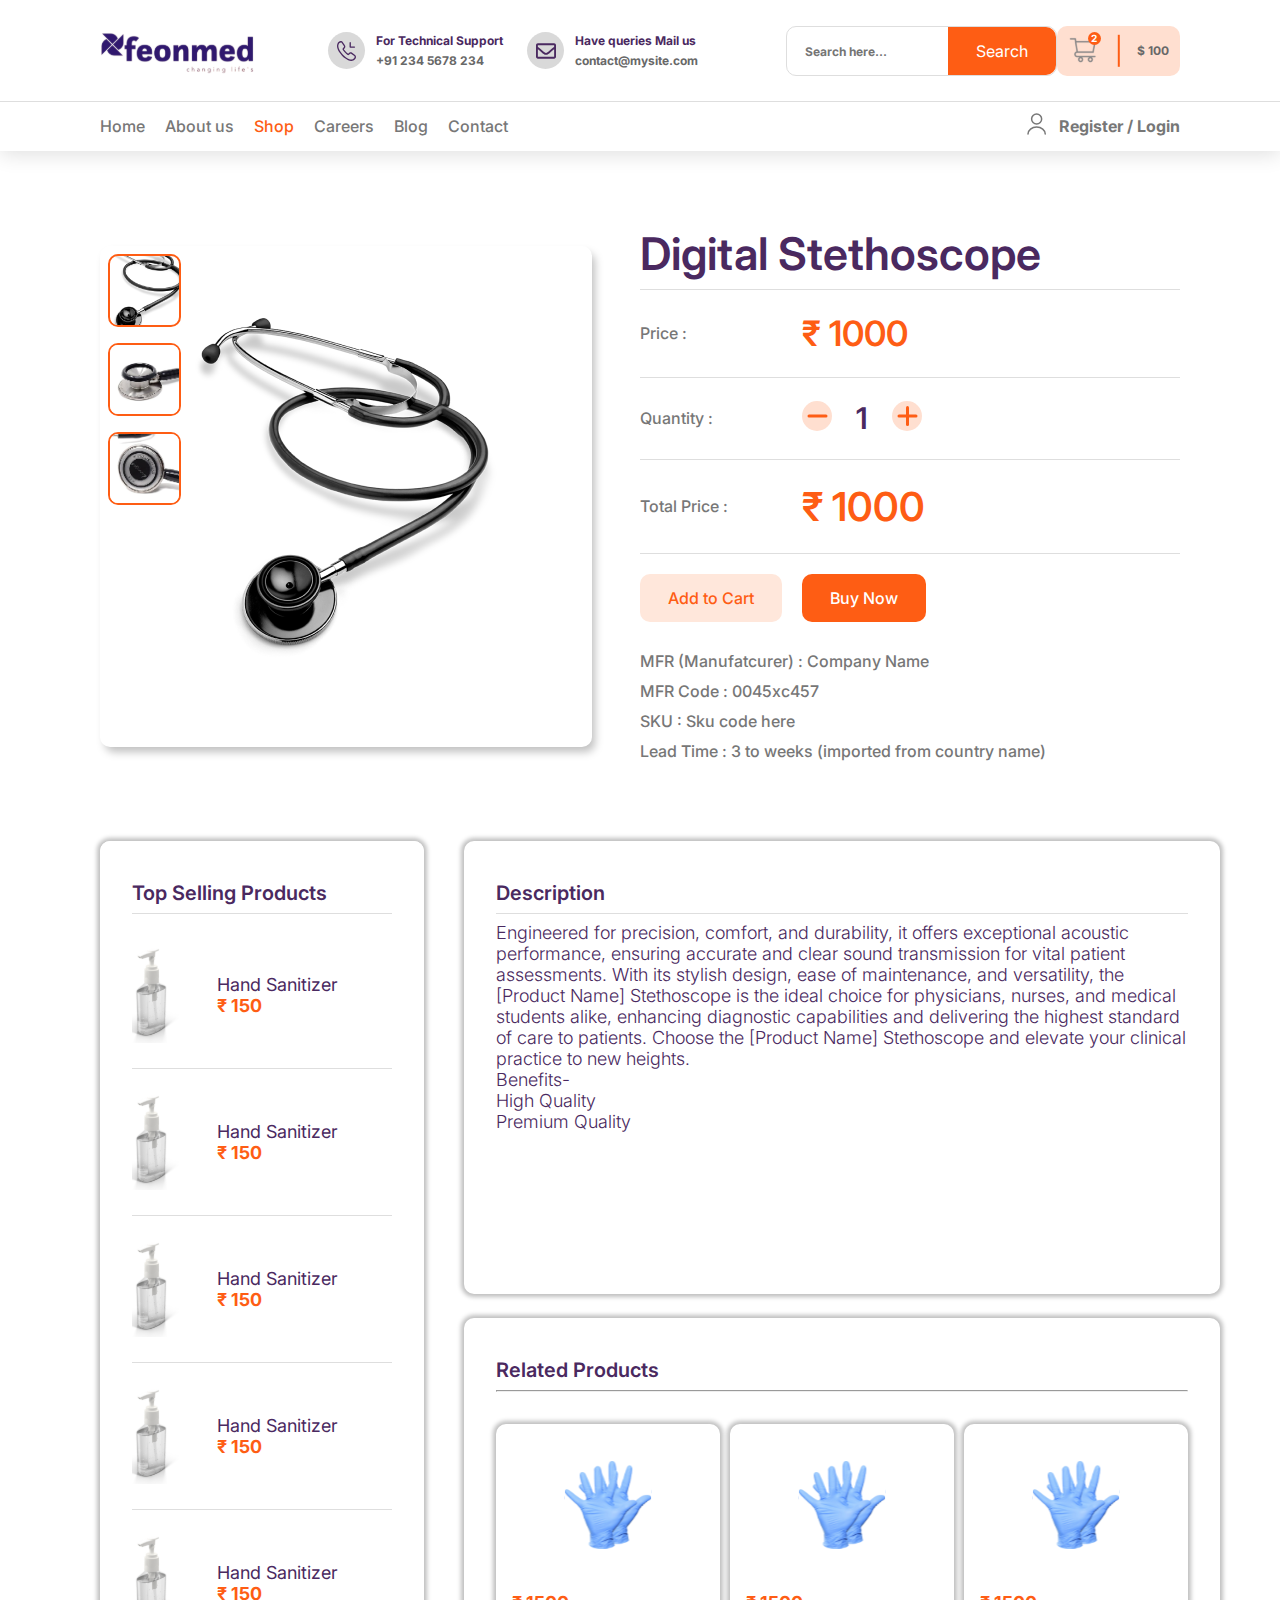
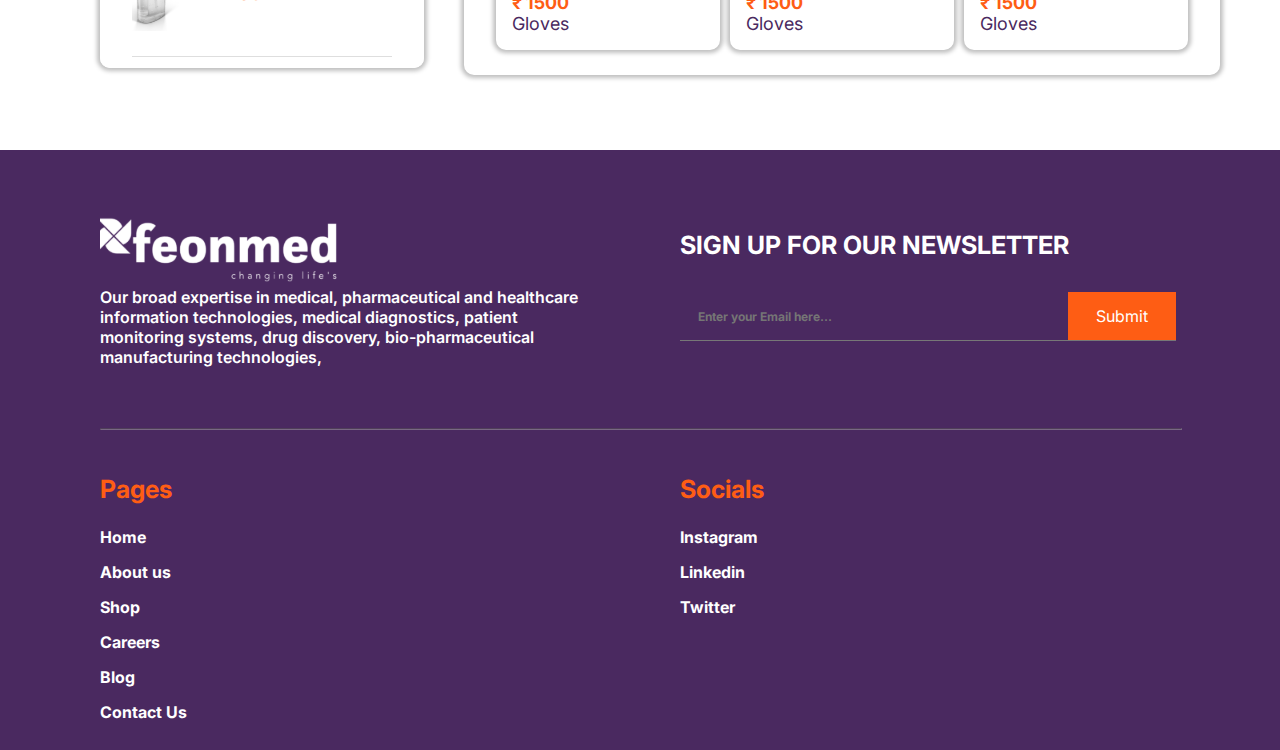
<file: sproduct.html>
<!DOCTYPE html>
<html lang="en">
<head>
    <meta charset="UTF-8">
    <meta name="viewport" content="width=device-width, initial-scale=1.0">
    <!-- googlefontslink -->
    <link rel="preconnect" href="https://fonts.googleapis.com">
    <link rel="preconnect" href="https://fonts.gstatic.com" crossorigin>
    <link href="https://fonts.googleapis.com/css2?family=Inter:wght@100;200;300;400;500;600;700;800&display=swap" rel="stylesheet">
    <!-- stylesheetlink -->
    <link rel="stylesheet" href="./css/style.css">
    <link rel="stylesheet" href="./css/sproduct.css">
    <title>Product</title>
</head>
<body>
    <div class="open-nav">
        <nav class="open-nav-nav">
            <ul>
                <li><a href="index.html">Home</a></li>
                <li><a href="aboutus.html">About us</a></li>
                <li><a href="shop.html" class="active">Shop</a></li>
                <li><a href="careers.html">Careers</a></li>
                <li><a href="blog.html">Blog</a></li>
                <li><a href="contactus.html">Contact</a></li>
            </ul>

            <div class="cart">
                <a href="#">
                    <div class="cart">
                        <div class="cart-icon">
                            <div class="cart-no"><p>2</p></div>
                            <img src="./images/icons/cart.svg" alt="">
                        </div>
                        <span class="line"></span>
                        <div class="cart-total">
                            <p>$ 100</p>
                        </div>
                    </div>
                </a>
            </div>

            <div class="register-login">
                <div class="icon"><svg width="19" height="22" viewBox="0 0 19 22" fill="none" xmlns="http://www.w3.org/2000/svg">
                    <path d="M9.62537 11.0408C12.398 11.0408 14.6458 8.79308 14.6458 6.02039C14.6458 3.24771 12.398 1 9.62537 1C6.85269 1 4.60498 3.24771 4.60498 6.02039C4.60498 8.79308 6.85269 11.0408 9.62537 11.0408Z" stroke="#777777" stroke-width="1.5" stroke-linecap="round" stroke-linejoin="round"/>
                    <path d="M18.2501 21.0816C18.2501 17.1958 14.3844 14.053 9.62503 14.053C4.8657 14.053 1 17.1958 1 21.0816" stroke="#777777" stroke-width="1.5" stroke-linecap="round" stroke-linejoin="round"/>
                    </svg>
                </div>
                <div class="text"><p>Register / Login</p></div>
            </div>
        </nav>
        <svg class="close" viewBox="0 0 33 33" fill="none" xmlns="http://www.w3.org/2000/svg">
            <path d="M16.5 0.25C13.2861 0.25 10.1443 1.20305 7.47199 2.98862C4.79969 4.77419 2.71689 7.31209 1.48697 10.2814C0.257041 13.2507 -0.0647633 16.518 0.562247 19.6702C1.18926 22.8224 2.73692 25.7179 5.00952 27.9905C7.28213 30.2631 10.1776 31.8108 13.3298 32.4378C16.482 33.0648 19.7493 32.743 22.7186 31.513C25.6879 30.2831 28.2258 28.2003 30.0114 25.528C31.797 22.8557 32.75 19.7139 32.75 16.5C32.75 14.366 32.3297 12.2529 31.5131 10.2814C30.6964 8.30985 29.4994 6.51847 27.9905 5.00952C26.4815 3.50056 24.6902 2.3036 22.7186 1.48696C20.7471 0.670319 18.634 0.25 16.5 0.25ZM20.9038 18.5963C21.0561 18.7473 21.177 18.927 21.2595 19.1251C21.342 19.3231 21.3844 19.5355 21.3844 19.75C21.3844 19.9645 21.342 20.1769 21.2595 20.3749C21.177 20.573 21.0561 20.7527 20.9038 20.9038C20.7527 21.0561 20.573 21.177 20.3749 21.2594C20.1769 21.3419 19.9645 21.3844 19.75 21.3844C19.5355 21.3844 19.3231 21.3419 19.1251 21.2594C18.927 21.177 18.7473 21.0561 18.5963 20.9038L16.5 18.7913L14.4038 20.9038C14.2527 21.0561 14.073 21.177 13.8749 21.2594C13.6769 21.3419 13.4645 21.3844 13.25 21.3844C13.0355 21.3844 12.8231 21.3419 12.6251 21.2594C12.427 21.177 12.2473 21.0561 12.0963 20.9038C11.9439 20.7527 11.8231 20.573 11.7406 20.3749C11.6581 20.1769 11.6156 19.9645 11.6156 19.75C11.6156 19.5355 11.6581 19.3231 11.7406 19.1251C11.8231 18.927 11.9439 18.7473 12.0963 18.5963L14.2088 16.5L12.0963 14.4038C11.7903 14.0978 11.6184 13.6827 11.6184 13.25C11.6184 12.8173 11.7903 12.4022 12.0963 12.0963C12.4023 11.7903 12.8173 11.6184 13.25 11.6184C13.6827 11.6184 14.0978 11.7903 14.4038 12.0963L16.5 14.2088L18.5963 12.0963C18.9023 11.7903 19.3173 11.6184 19.75 11.6184C20.1827 11.6184 20.5978 11.7903 20.9038 12.0963C21.2098 12.4022 21.3817 12.8173 21.3817 13.25C21.3817 13.6827 21.2098 14.0978 20.9038 14.4038L18.7913 16.5L20.9038 18.5963Z" fill="#4A2960"/>
        </svg>
    </div>
    <div class="contact">
        <h1>For Technical Support : +91 234 5678 234</h1>
        <h1>Have queries Mail us : contact@mysite.com</h1>
    </div>
    <header class="header-main container">
        <div class="top-header">
            <div class="logo"><a href="#"><img src="./images/feonmed_logo.svg" alt="logo" class="logo-img"></a></div>
            <div class="support-info">
                <div class="support-card-call">
                    <div class="call-icon">
                        <img src="./images/icons/call_icon.svg" alt="">
                    </div>
                    <div class="text">
                        <p class="text-header">For Technical Support</p>
                        <p class="text-sub">+91 234 5678 234</p>
                    </div>
                </div>
                <div class="support-card-call">
                    <div class="call-icon">
                        <img src="./images/icons/mail_icon.svg" alt="">
                    </div>
                    <div class="text">
                        <p class="text-header">Have queries Mail us</p>
                        <p class="text-sub">contact@mysite.com</p>
                    </div>
                </div>
            </div>
            <div class="search-box">
                <form action="">
                    <input type="text" placeholder="Search here..." class="search-text-box">
                    <button type="submit">Search</button>
                </form>
            </div>
            <a href="#">
                <div class="cart">
                    <div class="cart-icon">
                        <div class="cart-no"><p>2</p></div>
                        <img src="./images/icons/cart.svg" alt="">
                    </div>
                    <span class="line"></span>
                    <div class="cart-total">
                        <p>$ 100</p>
                    </div>
                </div>
            </a>
            <div class="mobile-icons">
                <div class="search-icon">
                    <svg xmlns="http://www.w3.org/2000/svg" width="33" height="29" viewBox="0 0 33 29" fill="none">
                        <path d="M14.5 29C6.50732 29 0 22.4927 0 14.5C0 6.50732 6.50732 0 14.5 0C22.4927 0 29 6.50732 29 14.5C29 22.4927 22.4927 29 14.5 29ZM14.5 2.12195C7.66732 2.12195 2.12195 7.68146 2.12195 14.5C2.12195 21.3185 7.66732 26.878 14.5 26.878C21.3327 26.878 26.878 21.3185 26.878 14.5C26.878 7.68146 21.3327 2.12195 14.5 2.12195Z" fill="#4A2960"/>
                        <path d="M32.0612 27.0025C31.8226 27.0025 31.584 26.9146 31.3956 26.7262L28.8837 24.2143C28.5195 23.8501 28.5195 23.2473 28.8837 22.8831C29.2479 22.5188 29.8508 22.5188 30.215 22.8831L32.7269 25.3949C33.0911 25.7591 33.0911 26.362 32.7269 26.7262C32.5385 26.9146 32.2998 27.0025 32.0612 27.0025Z" fill="#4A2960"/>
                      </svg>
                </div>
                <div class="hamburger">
                    <svg xmlns="http://www.w3.org/2000/svg" width="35" height="19" viewBox="0 0 35 19" fill="none">
                        <path d="M1 1H34" stroke="#4A2960" stroke-width="2" stroke-linecap="round"/>
                        <path d="M14 10L34 10" stroke="#4A2960" stroke-width="2" stroke-linecap="round"/>
                        <path d="M22 18L34 18" stroke="#4A2960" stroke-width="2" stroke-linecap="round"/>
                      </svg>
                </div>
            </div>
        </div>
        <hr class="divider">
        <div class="bottom-header">
            <nav class="navbar">
                <ul>
                    <li><a href="index.html">Home</a></li>
                    <li><a href="aboutus.html">About us</a></li>
                    <li><a href="shop.html" class="active">Shop</a></li>
                    <li><a href="careers.html">Careers</a></li>
                    <li><a href="blog.html">Blog</a></li>
                    <li><a href="contactus.html">Contact</a></li>
                </ul>
            </nav>
            <div class="register-login">
                <div class="icon"><svg width="19" height="22" viewBox="0 0 19 22" fill="none" xmlns="http://www.w3.org/2000/svg">
                    <path d="M9.62537 11.0408C12.398 11.0408 14.6458 8.79308 14.6458 6.02039C14.6458 3.24771 12.398 1 9.62537 1C6.85269 1 4.60498 3.24771 4.60498 6.02039C4.60498 8.79308 6.85269 11.0408 9.62537 11.0408Z" stroke="#777777" stroke-width="1.5" stroke-linecap="round" stroke-linejoin="round"/>
                    <path d="M18.2501 21.0816C18.2501 17.1958 14.3844 14.053 9.62503 14.053C4.8657 14.053 1 17.1958 1 21.0816" stroke="#777777" stroke-width="1.5" stroke-linecap="round" stroke-linejoin="round"/>
                    </svg>
                </div>
                <div class="text"><p>Register / Login</p></div>
            </div>
        </div>
    </header>

        <!-- SEARCH BOX START -->


        <div class="search-box-container">
            <input type="text" placeholder="Search" class="search-field">
        </div>
    
    
    
        <!-- SEARCH BOX END -->

    
    <div class="main-section container">
        <div class="single-pro-image">
            <img src="images/products/big_sethescope.png" id="MainImg" alt="">

            <div class="small-img-group">
                <div class="small-img-col">
                    <img src="./images/products/big_sethescope.png" alt="" class="small-img">
                </div>
    
                <div class="small-img-col">
                    <img src="./images/products/seth2.jpg" alt="" class="small-img">
                </div>
    
                <div class="small-img-col">
                    <img src="./images/products/seth3.jpg" alt="" class="small-img">
                </div>
            </div>
        </div>
        
        <div class="product-info margin-top margin-bottom">
            <h1>Digital Stethoscope</h1>
            <div class="price">
                <p>Price :</p>
                <h3>₹ 1000</h3>
            </div>
            <div class="quantity">
                <p>Quantity :</p>
                <div class="quantity-buttons">
                    <a href="" class="minus">
                        <svg xmlns="http://www.w3.org/2000/svg" width="30" height="30" viewBox="0 0 30 30" fill="none">
                            <circle cx="15" cy="15" r="15" transform="matrix(-1 0 0 1 30 0)" fill="#FFDFD0"/>
                            <path d="M7 15H24" stroke="#FE5D14" stroke-width="3" stroke-linecap="round"/>
                          </svg>
                    </a>
                    <h2>1</h2>
                    <a href="" class="plus">
                        <svg xmlns="http://www.w3.org/2000/svg" width="30" height="30" viewBox="0 0 30 30" fill="none">
                            <circle cx="15" cy="15" r="15" transform="matrix(-1 0 0 1 30 0)" fill="#FFDFD0"/>
                            <path d="M7 15H24" stroke="#FE5D14" stroke-width="3" stroke-linecap="round"/>
                            <path d="M15.5 23.5L15.5 6.5" stroke="#FE5D14" stroke-width="3" stroke-linecap="round"/>
                          </svg>
                    </a>
                </div>
            </div>
            <div class="total-price">
                <p>Total Price : </p>
                <h3>₹ 1000</h3>
            </div>
            <div class="button-section">
                <a href="#" class="cart-btn">Add to Cart</a>
                <a href="#" class="buy-btn">Buy Now</a>
            </div>
            <div class="product-info-section">
                MFR (Manufatcurer) : Company Name<br>
                MFR Code : 0045xc457<br>
                SKU : Sku code here<br>
                Lead Time : 3 to weeks (imported from country name)<br>
            </div>
        </div>
    </div>

    <div class="bottom-section margin-bottom container">
        <div class="top-selling-products ct-padding">
            <h3>Top Selling Products</h3>
            <hr class="horizontal-line">
            <div class="products-column">
                <a href="">
                    <div class="product">
                        <div class="image"><img src="images/products/sanitizer.svg" alt=""></div>
                        <div class="text">
                            <h3>Hand Sanitizer</h3>
                            <h2>₹ 150</h2>
                        </div>
                    </div>

                    <div class="product">
                        <div class="image"><img src="images/products/sanitizer.svg" alt=""></div>
                        <div class="text">
                            <h3>Hand Sanitizer</h3>
                            <h2>₹ 150</h2>
                        </div>
                    </div>

                    <div class="product">
                        <div class="image"><img src="images/products/sanitizer.svg" alt=""></div>
                        <div class="text">
                            <h3>Hand Sanitizer</h3>
                            <h2>₹ 150</h2>
                        </div>
                    </div>

                    <div class="product">
                        <div class="image"><img src="images/products/sanitizer.svg" alt=""></div>
                        <div class="text">
                            <h3>Hand Sanitizer</h3>
                            <h2>₹ 150</h2>
                        </div>
                    </div>

                    <div class="product">
                        <div class="image"><img src="images/products/sanitizer.svg" alt=""></div>
                        <div class="text">
                            <h3>Hand Sanitizer</h3>
                            <h2>₹ 150</h2>
                        </div>
                    </div>
                </a>
            </div>
        </div>
        <div class="desc-row">
            <div class="description ct-padding">
                <h3>Description</h3>
                <hr class="horizontal-line">
                <p>
                    Engineered for precision, comfort, and durability, it offers exceptional acoustic performance, ensuring accurate and clear sound transmission for vital patient assessments. With its stylish design, ease of maintenance, and versatility, the [Product Name] Stethoscope is the ideal choice for physicians, nurses, and medical students alike, enhancing diagnostic capabilities and delivering the highest standard of care to patients. Choose the [Product Name] Stethoscope and elevate your clinical practice to new heights.<br>

                    Benefits-<br>
                    High Quality<br>
                    Premium Quality<br>
                </p>
            </div>
            <div class="related-products ct-padding">
                <h3>Related Products</h3>
                <hr class="horizontal-line">
                <div class="products-row">
                    <a href="#">
                        <div class="product">
                            <div class="image-card"><img src="./images/products/gloves.svg" alt=""></div>
                            <div class="text">
                                <h3>₹ 1500</h3>
                                <h5>Gloves</h5>
                            </div>
                        </div>
                    </a>

                    <a href="#">
                        <div class="product">
                            <div class="image-card"><img src="./images/products/gloves.svg" alt=""></div>
                            <div class="text">
                                <h3>₹ 1500</h3>
                                <h5>Gloves</h5>
                            </div>
                        </div>
                    </a>

                    <a href="#">
                        <div class="product">
                            <div class="image-card"><img src="./images/products/gloves.svg" alt=""></div>
                            <div class="text">
                                <h3>₹ 1500</h3>
                                <h5>Gloves</h5>
                            </div>
                        </div>
                    </a>
                </div>
            </div>
        </div>
    </div>


    <footer class="footer container">
        <div class="top-section">
            <div class="content">
                <img src="./images/white-logo.svg" alt="">
                <p>Our broad expertise in medical, pharmaceutical and healthcare
                    information technologies, medical diagnostics, patient monitoring
                    systems, drug discovery, bio-pharmaceutical manufacturing
                    technologies,
                </p>
            </div>
            <div class="sign-up-btn">
                <h5>SIGN UP FOR OUR NEWSLETTER</h5>
                <div class="sign-box">
                    <form action="">
                        <input type="text" placeholder="Enter your Email here..." class="sign-text-box">
                        <button type="submit">Submit</button>
                    </form>
                </div>
            </div>
        </div>
        <hr>
        <div class="bottom-section">
            <div class="pages">
                <h3>Pages</h3>
                <ul>
                    <li><a href="index.html">Home</a></li>
                    <li><a href="aboutus.html">About us</a></li>
                    <li><a href="shop.html">Shop</a></li>
                    <li><a href="careers.html">Careers</a></li>
                    <li><a href="blog.html">Blog</a></li>
                    <li><a href="contactus.html">Contact Us</a></li>
                </ul>
            </div>
            <div class="social">
                <h3>Socials</h3>
                <ul>
                    <li><a href="#">Instagram</a></li>
                    <li><a href="#">Linkedin</a></li>
                    <li><a href="#">Twitter</a></li>
                </ul>
            </div>
        </div>
    </footer>

    <script src="./js/sproduct.js"></script>
    <script src="./js/hamburger.js"></script>
</body>
</html>
</file>
<file: css/style.css>
body {
  box-sizing: border-box;
  margin: 0;
  padding: 0;
  font-family: "Inter", sans-serif;
}

p {
  margin: 0;
  padding: 0;
}

.container {
  padding: 0 100px;
}

.margin-top {
  margin-top: 4.6875rem;
}

.margin-bottom {
  margin-bottom: 4.6875rem;
}

.padding-bottom {
  padding-bottom: 4.6875rem;
}

.padding-top {
  padding-top: 4.6875rem;
}

h1, h2, h3, h4, h5, h6 {
  margin: 0;
}

a {
  text-decoration: none;
}

@media only screen and (max-width: 1100px) {
  .container {
    padding: 0 20px;
  }
}
@media only screen and (max-width: 800px) {
  .container {
    padding: 0px 10px;
  }
}
.header-main {
  background: #FFF;
  position: relative;
  box-shadow: 0px 4px 19px 0px rgba(0, 0, 0, 0.12);
  z-index: 100;
}
@media only screen and (max-width: 1100px) {
  .header-main {
    position: sticky;
    top: 0;
  }
}
.header-main hr {
  position: absolute;
  width: 100vw;
  background: #DEDEDE;
  border: 0px;
  height: 0.0625rem;
  margin: 0;
  left: 0;
}

.top-header {
  height: 6.3125em;
  background-color: white;
  display: flex;
  justify-content: space-between;
  align-items: center;
}
.top-header .logo-img {
  margin-left: -1rem;
  margin-right: 3.5rem;
}

.bottom-header {
  height: 3.125em;
  display: flex;
  justify-content: space-between;
  align-items: center;
}

.support-info {
  display: flex;
  gap: 1.25rem;
  flex-grow: 0;
}
@media only screen and (max-width: 1100px) {
  .support-info {
    display: none;
  }
}
.support-info .support-card-call {
  display: flex;
  gap: 0.69rem;
  flex-shrink: 0;
}
.support-info .support-card-call .text {
  display: flex;
  width: 8.2rem;
  flex-direction: column;
  justify-content: center;
  align-items: flex-start;
  gap: 0.3125rem;
}
.support-info .support-card-call .text .text-header {
  font-family: inherit;
  color: #4A2960;
  font-size: 0.75rem;
  font-style: normal;
  font-weight: 700;
  line-height: normal;
}
.support-info .support-card-call .text .text-sub {
  color: #686868;
  font-family: inherit;
  font-size: 0.75rem;
  font-style: normal;
  font-weight: 700;
  line-height: normal;
}
.support-info .support-card-call .call-icon {
  display: flex;
  justify-content: center;
  align-items: center;
  width: 2.3125rem;
  height: 2.3125rem;
  border-radius: 50%;
  flex-shrink: 0;
  background-color: #D9D9D9;
}
.support-info .support-card-call .call-icon img {
  width: 1.24769rem;
  height: 1.25rem;
  flex-shrink: 0;
}

.search-box {
  border-radius: 0.625rem;
  border: 1px solid #DEDEDE;
  display: inline-flex;
  height: 3rem;
  max-width: 17rem;
  margin-left: 5rem;
  padding-left: 1rem;
}
.search-box form {
  display: flex;
}
.search-box .search-text-box {
  color: #686868;
  font-family: inherit;
  font-size: 0.75rem;
  font-style: normal;
  font-weight: 700;
  line-height: normal;
  width: 100%;
  height: 100%;
  max-width: 17rem;
  background: transparent;
  border: none;
  outline: none;
}
.search-box button {
  display: inline-block;
  font: inherit;
  border: none;
  outline: none;
  border-radius: 0 0.625rem 0.625rem 0;
  display: flex;
  height: 3rem;
  padding: 1rem 1.75rem;
  justify-content: center;
  align-items: center;
  gap: 0.625rem;
  background-color: #FE5D14;
  color: #fff;
}

.cart {
  align-items: flex-end;
  display: flex;
  justify-content: space-between;
  align-items: center;
  width: 7.5625rem;
  height: 3rem;
  flex-shrink: 0;
  border-radius: 0.625rem;
  border: 1px solid rgba(222, 222, 222, 0);
  background: rgba(254, 93, 20, 0.2);
  transition: all ease-out 0.2s;
}
.cart .cart-icon {
  position: relative;
  margin-left: 0.31rem;
}
.cart .cart-no {
  display: flex;
  align-items: center;
  justify-content: center;
  position: absolute;
  top: 2px;
  right: 0;
  border-radius: 50%;
  width: 0.8125rem;
  height: 0.8125rem;
  flex-shrink: 0;
  background-color: #FE5D14;
}
.cart .cart-no p {
  color: #FFF;
  font-family: Inter;
  font-size: 0.625rem;
  font-style: normal;
  font-weight: 700;
  line-height: normal;
}
.cart .cart-total {
  color: #686868;
  margin-right: 0.63rem;
  font-family: Inter;
  font-size: 0.75rem;
  font-style: normal;
  font-weight: 700;
  line-height: normal;
  align-items: flex-end;
}
.cart .line {
  background-color: #FE5D14;
  width: 2rem;
  height: 0.1rem;
  transform: rotate(90deg);
  flex-shrink: 0;
  z-index: 100;
}

.cart:hover {
  background-color: #f7b393;
}

.navbar ul {
  margin: 0;
  padding: 0;
  display: flex;
  gap: 1.25rem;
  list-style-type: none;
}
.navbar li {
  display: inline;
}
.navbar li a {
  text-decoration: none;
  color: #777777;
  font-family: inherit;
  font-size: 1rem;
  font-style: normal;
  font-weight: 500;
  line-height: normal;
  transition: all ease-out 0.2s;
}
.navbar li a:hover {
  color: #FE5D14;
}
.navbar li .active {
  color: #FE5D14;
}

.register-login {
  display: flex;
  justify-content: center;
  align-items: center;
  gap: 0.8rem;
}
.register-login svg {
  transition: all ease-out 0.2s;
}
.register-login .text p {
  color: #777777;
  font-family: inherit;
  font-size: 1rem;
  font-style: normal;
  font-weight: 700;
  line-height: normal;
  transition: all ease-out 0.2s;
}

.register-login:hover {
  cursor: pointer;
}
.register-login:hover p {
  color: #FE5D14;
}
.register-login:hover svg path {
  stroke: #FE5D14;
}

@media only screen and (min-width: 1100px) {
  .contact {
    display: none;
  }
}
@media only screen and (min-width: 800px) {
  .contact {
    display: none;
  }
  .mobile-icons {
    display: none;
  }
  .open-nav {
    display: none;
  }
}
@media only screen and (max-width: 1100px) {
  .contact {
    padding: 0.8rem 0;
    display: flex;
    align-items: center;
    justify-content: center;
    background-color: #4A2960;
    gap: 1rem;
  }
  .contact h1 {
    color: white;
    font-family: inherit;
    font-size: 1rem;
    font-weight: 500;
  }
}
@media only screen and (max-width: 800px) {
  .contact {
    display: none;
    flex-direction: column;
    gap: 1rem;
    padding: 0.5rem 0;
  }
  .contact h1 {
    font-size: 0.6rem;
  }
  .header-main .divider {
    display: none;
  }
  .header-main .top-header .search-box {
    display: none;
  }
  .header-main .top-header .cart {
    display: none;
  }
  .header-main .bottom-header {
    display: none;
  }
  .mobile-icons {
    display: flex;
    align-items: center;
    gap: 1rem;
  }
  .open-nav {
    position: fixed;
    right: -500px;
    z-index: 120;
    height: 100%;
    width: 50vw;
    background-color: white;
    box-shadow: rgba(0, 0, 0, 0.35) 0px 5px 15px;
    transition: right 0.3s ease-in-out;
    display: flex;
    flex-direction: column;
    align-items: center;
  }
  .open-nav .register-login {
    position: fixed;
    right: -500px;
    transition: right 0.3s ease-in-out;
  }
  .open-nav ul {
    margin-top: 5rem;
    margin-left: -4rem;
    display: flex;
    flex-direction: column;
    gap: 2rem;
    list-style-type: none;
  }
  .open-nav ul a {
    font-family: inherit;
    font-size: 1rem;
    font-weight: 600;
    color: #4A2960;
  }
  .open-nav .close {
    position: fixed;
    top: 0rem;
    right: -500px;
    margin: 2em;
    width: 2em;
    transition: right 0.3s ease-in-out;
  }
  .display-allow {
    position: fixed;
    right: 0px;
  }
  .display-allow .close {
    position: fixed;
    right: 0rem;
  }
  .display-allow .register-login {
    position: fixed;
    bottom: 1rem;
    right: 1rem;
  }
}
footer {
  height: 37.5rem;
  background-color: #4A2960;
}
@media only screen and (max-width: 800px) {
  footer {
    height: unset;
    display: flex;
    flex-direction: column;
  }
}
footer hr {
  width: 100%;
  border-color: rgba(168, 168, 168, 0.5);
}
footer .top-section {
  display: flex;
  gap: 5rem;
  align-items: center;
  justify-content: center;
  height: 270px;
}
@media only screen and (max-width: 800px) {
  footer .top-section {
    padding: 0 2rem;
    gap: 5rem;
    flex-direction: column;
    height: unset;
  }
}
footer .top-section .content {
  flex: 1;
  color: #FFF;
  font-family: inherit;
  font-size: 1rem;
  font-style: normal;
  font-weight: 600;
  line-height: normal;
}
@media only screen and (max-width: 800px) {
  footer .top-section .content {
    display: flex;
    gap: 1rem;
    align-items: center;
    flex-direction: column;
    height: unset;
    font-size: 0.8rem;
    text-align: center;
    padding-top: 2rem;
  }
}
footer .top-section .sign-up-btn {
  flex: 1;
}
@media only screen and (max-width: 800px) {
  footer .top-section .sign-up-btn {
    display: flex;
    flex-direction: column;
    align-items: center;
    padding: 0 2rem;
    overflow: hidden;
  }
}
footer .top-section .sign-up-btn h5 {
  color: #FFF;
  font-family: inherit;
  font-size: 1.5625rem;
  font-style: normal;
  font-weight: 700;
  line-height: normal;
}
@media only screen and (max-width: 800px) {
  footer .top-section .sign-up-btn h5 {
    text-align: center;
    font-size: 1rem;
  }
}
footer .top-section .sign-up-btn .sign-box {
  margin-top: 2rem;
  width: 100%;
  max-width: 30rem;
  border-bottom: 1px solid #777777;
  display: inline-flex;
  height: 3rem;
  padding-left: 1rem;
}
@media only screen and (max-width: 800px) {
  footer .top-section .sign-up-btn .sign-box {
    max-width: 20rem;
    margin-bottom: 2rem;
  }
}
footer .top-section .sign-up-btn .sign-box form {
  display: flex;
  width: 30rem;
}
footer .top-section .sign-up-btn .sign-box form .sign-text-box {
  color: #686868;
  font-family: inherit;
  font-size: 0.75rem;
  font-style: normal;
  font-weight: 700;
  line-height: normal;
  width: 100%;
  height: 100%;
  max-width: 50rem;
  background: transparent;
  border: none;
  outline: none;
}
footer .top-section .sign-up-btn .sign-box form button {
  display: inline-block;
  font: inherit;
  border: none;
  outline: none;
  display: flex;
  height: 3rem;
  padding: 1rem 1.75rem;
  justify-content: center;
  align-items: center;
  gap: 0.625rem;
  background-color: #FE5D14;
  color: #fff;
  transition: all ease-out 0.2s;
}
footer .top-section .sign-up-btn .sign-box form button:hover {
  background-color: #c43e00;
  cursor: pointer;
}
footer .bottom-section {
  display: grid;
  grid-template-columns: 50% 50%;
}
@media only screen and (max-width: 800px) {
  footer .bottom-section {
    display: flex;
    flex-direction: column;
    text-align: center;
  }
}
footer .bottom-section .pages, footer .bottom-section .social {
  margin-top: 2.2rem;
}
footer .bottom-section .pages h3, footer .bottom-section .social h3 {
  color: #FE5D14;
  font-family: inherit;
  font-size: 1.5625rem;
  font-style: normal;
  font-weight: 700;
  line-height: normal;
}
footer .bottom-section .pages ul, footer .bottom-section .social ul {
  list-style-type: none;
  padding: 0;
}
footer .bottom-section .pages ul li a, footer .bottom-section .social ul li a {
  text-decoration: none;
  color: white;
  font-family: Inter;
  font-size: 1rem;
  font-style: normal;
  font-weight: 700;
  line-height: 2.1875rem; /* 218.75% */
  transition: all ease-in-out 0.2s;
}
footer .bottom-section .pages ul li a:hover, footer .bottom-section .social ul li a:hover {
  color: #FE5D14;
}

.btn-prev {
  position: absolute;
  background: none;
  top: 50%;
  left: 2rem;
  cursor: pointer;
  transition: all ease-out 0.2s;
  z-index: 40;
}

.btn-next {
  position: absolute;
  background: none;
  top: 50%;
  right: 2rem;
  cursor: pointer;
  transition: all ease-out 0.2s;
  z-index: 40;
}

.btn-prev:hover circle {
  fill: #FE5D14;
}
.btn-prev:hover path {
  stroke: white;
}

.btn-next:hover circle {
  fill: #FE5D14;
}
.btn-next:hover path {
  stroke: white;
}

.hero-section {
  position: relative;
  display: flex;
  overflow: hidden;
}
.hero-section .slide {
  display: grid;
  grid-template-columns: 50vw 50vw;
  height: 42rem;
  background-color: #4A2960;
  transition: transform 0.5s ease;
}
@media only screen and (max-width: 1100px) and (min-width: 800px) {
  .hero-section .slide {
    grid-template-columns: 50vw 50vw;
    background-image: url("/images/bg/violet-icon-bg.svg");
  }
  .hero-section .slide .hero-text {
    max-width: 50vw;
    overflow: hidden;
  }
  .hero-section .slide .hero-text .content {
    max-width: 45vw;
    overflow: hidden;
    word-wrap: break-word;
  }
}
@media only screen and (max-width: 800px) {
  .hero-section .slide {
    grid-template-columns: 100vw 0vw;
    padding-top: 1rem;
    justify-content: center;
    height: 30rem;
    background-image: url("/images/bg/violet-icon-bg.svg");
  }
}
.hero-section .hero-text {
  display: flex;
  justify-content: center;
  align-items: center;
  background-color: #4A2960;
  background-image: url("/images/bg/violet-icon-bg.svg");
  background-repeat: no-repeat;
  background-size: cover;
  word-wrap: break-word;
}
@media only screen and (max-width: 800px) {
  .hero-section .hero-text {
    background-image: none;
    background-color: transparent;
  }
}
.hero-section .hero-text .content {
  display: flex;
  justify-content: center;
  flex-direction: column;
  gap: 2.5rem;
  width: 33.5rem;
  height: 27.0625rem;
  flex-shrink: 0;
}
@media only screen and (max-width: 1100px) {
  .hero-section .hero-text .content {
    width: 100vw;
    justify-content: center;
    margin-left: 3rem;
  }
}
@media only screen and (max-width: 800px) {
  .hero-section .hero-text .content {
    width: 20rem;
    height: unset;
    justify-content: center;
    margin-left: 0px;
    margin-top: 2rem;
    margin-bottom: 2rem;
  }
}
.hero-section .hero-text .content h3 {
  margin: 0;
  color: #FE5D14;
  font-family: inherit;
  font-size: 1.875rem;
  font-style: normal;
  font-weight: 700;
  line-height: normal;
}
@media only screen and (max-width: 1100px) {
  .hero-section .hero-text .content h3 {
    font-size: 1.3rem;
  }
}
.hero-section .hero-text .content h1 {
  margin: 0;
  margin-top: -40px;
  color: #FFF;
  font-family: inherit;
  font-size: 3.125rem;
  font-style: normal;
  font-weight: 700;
  line-height: normal;
}
@media only screen and (max-width: 1100px) {
  .hero-section .hero-text .content h1 {
    font-size: 2rem;
  }
}
.hero-section .hero-text .content h5 {
  margin: 0;
  color: #FFF;
  font-family: inherit;
  font-size: 1.5rem;
  font-style: normal;
  font-weight: 700;
  line-height: normal;
}
@media only screen and (max-width: 1100px) {
  .hero-section .hero-text .content h5 {
    font-size: 1.2rem;
  }
}
.hero-section .hero-text .content button {
  border: none;
  outline: none;
  background-color: #FE5D14;
  max-width: 8.5rem;
  color: white;
  font-family: inherit;
  display: inline-flex;
  padding: 0.875rem 1.75rem;
  justify-content: center;
  align-items: center;
  gap: 0.625rem;
  border-radius: 0.625rem;
}
.hero-section .hero-text .content button:hover {
  background-color: #c43e00;
}
.hero-section .hero-img {
  background-image: url("/images/hero_img.svg");
  background-repeat: no-repeat;
  background-size: cover;
  border-radius: 3.125rem 0rem 0rem 3.125rem;
}
@media only screen and (max-width: 800px) {
  .hero-section .hero-img .hero-img {
    display: none;
  }
}

@media only screen and (max-width: 1100px) {
  .categories {
    display: flex;
    flex-direction: column;
    align-items: center;
  }
}
.categories .text-section {
  display: flex;
  flex-direction: column;
  align-items: center;
  justify-content: center;
}
@media only screen and (max-width: 1100px) {
  .categories .text-section {
    width: 90vw;
    text-align: center;
  }
}
.categories .text-section h1 {
  display: block;
  color: #4A2960;
  font-family: inherit;
  margin: 0;
  margin-bottom: 1rem;
  font-size: 2.5rem;
  font-style: normal;
  font-weight: 700;
  line-height: normal;
}
.categories .text-section p {
  display: block;
  color: #777777;
  text-align: center;
  font-family: Inter;
  font-size: 1.125rem;
  font-style: normal;
  font-weight: 700;
  line-height: normal;
}

.categories-cards {
  display: flex;
  justify-content: space-between;
  margin-top: 3.2rem;
}
@media only screen and (max-width: 1100px) {
  .categories-cards {
    flex-wrap: wrap;
    gap: 2rem;
  }
}
@media only screen and (max-width: 800px) {
  .categories-cards {
    flex-direction: column;
    justify-content: center;
    align-items: center;
    gap: 3rem;
  }
}
.categories-cards .card {
  width: 15.625rem;
  height: 15.625rem;
  border-radius: 0.625rem;
  overflow: hidden;
  background: #FFF;
  box-shadow: 0px 4px 20px 0px rgba(0, 0, 0, 0.25);
}
@media only screen and (max-width: 1100px) {
  .categories-cards .card {
    width: 10rem;
    height: 20rem;
  }
}
@media only screen and (max-width: 800px) {
  .categories-cards .card {
    width: 18rem;
    height: 15rem;
  }
}
.categories-cards .card img {
  border-radius: 0.625rem 0.625rem 0 0;
}
@media only screen and (max-width: 800px) {
  .categories-cards .card img {
    width: 100%;
  }
}
.categories-cards .card .content {
  display: flex;
  flex-direction: column;
  align-items: center;
}
.categories-cards .card .content h3 {
  margin-top: 0.625rem;
  margin-bottom: 0.625rem;
  color: #4A2960;
  font-family: inherit;
  font-size: 1.25rem;
  font-style: normal;
  font-weight: 700;
  line-height: normal;
}
.categories-cards .card .content p {
  color: #777777;
  text-align: center;
  font-family: Inter;
  font-size: 0.625rem;
  font-style: normal;
  font-weight: 700;
  line-height: normal;
  margin-bottom: 0.625rem;
  padding-left: 1.8rem;
  padding-right: 1.8rem;
}
.categories-cards .card .content a {
  color: #FE5D14;
  text-decoration: none;
  text-align: center;
  font-family: Inter;
  font-size: 0.625rem;
  font-style: normal;
  font-weight: 700;
  line-height: normal;
  transition: all ease-out 0.2s;
}
.categories-cards .card .content a:hover {
  color: #4A2960;
}

.about-us-section {
  display: grid;
  grid-template-columns: 50% 50%;
  padding-bottom: 5rem;
  background-color: #fff;
  background-image: url("/images/bg/about-us.svg");
}
@media only screen and (max-width: 800px) {
  .about-us-section {
    display: flex;
    flex-direction: column;
  }
}
.about-us-section .image-cards {
  display: flex;
  align-items: center;
}
@media only screen and (max-width: 1100px) {
  .about-us-section img {
    margin: 0 auto;
    width: 60%;
  }
}
.about-us-section .about-us-text {
  display: flex;
  justify-content: center;
  align-items: center;
}
.about-us-section .about-us-text .content {
  display: flex;
  flex-direction: column;
  gap: 1.2rem;
  height: 29.5rem;
}
@media only screen and (max-width: 1100px) {
  .about-us-section .about-us-text .content {
    height: unset;
  }
}
.about-us-section .about-us-text .content h3 {
  color: #FE5D14;
  font-family: inherit;
  font-size: 1.875rem;
  font-style: normal;
  font-weight: 700;
  line-height: normal;
}
.about-us-section .about-us-text .content h1 {
  color: #4A2960;
  font-family: inherit;
  font-size: 3.125rem;
  font-style: normal;
  font-weight: 700;
  line-height: normal;
}
.about-us-section .about-us-text .content p {
  color: #4A2960;
  font-family: Inter;
  font-size: 1.5rem;
  font-style: normal;
  font-weight: 700;
  line-height: normal;
}
@media only screen and (max-width: 800px) {
  .about-us-section .about-us-text .content p {
    font-size: 1.2rem;
    font-weight: 500;
  }
}
.about-us-section .about-us-text .content button {
  border: none;
  outline: none;
  background-color: #FE5D14;
  max-width: 8.5rem;
  color: white;
  font-family: inherit;
  display: inline-flex;
  padding: 0.875rem 1.75rem;
  justify-content: center;
  align-items: center;
  gap: 0.625rem;
  border-radius: 0.625rem;
  transition: all ease-out 0.2s;
}
.about-us-section .about-us-text .content button:hover {
  background-color: #c43e00;
}
.about-us-section .image-cards img {
  display: block;
}

.client-info {
  background-image: url("/images/bg/ourimpact.svg");
  background-color: #4A2960;
  height: 27.625rem;
}
@media only screen and (max-width: 1100px) {
  .client-info {
    display: flex;
    flex-direction: column;
    justify-content: center;
    align-items: center;
    text-align: center;
    height: 30.625rem;
  }
}
@media only screen and (max-width: 800px) {
  .client-info {
    height: unset;
    padding-top: 2rem;
    padding-bottom: 2rem;
  }
}
.client-info .content {
  display: flex;
  flex-direction: column;
  align-items: center;
}
.client-info .content h1 {
  color: #FFF;
  font-family: Inter;
  font-size: 2.5rem;
  font-style: normal;
  font-weight: 700;
  line-height: normal;
}
.client-info .content p {
  margin-top: 1rem;
  color: #FFF;
  text-align: center;
  font-family: Inter;
  font-size: 1.125rem;
  font-style: normal;
  font-weight: 700;
  line-height: normal;
}
.client-info .card-icons {
  display: flex;
  align-items: center;
  justify-content: center;
  margin-top: 2.9375rem;
  gap: 6.25rem;
}
@media only screen and (max-width: 800px) {
  .client-info .card-icons {
    flex-direction: column;
  }
}
.client-info .card-icons .card {
  display: flex;
  flex-direction: column;
  gap: 1rem;
  align-items: center;
}
.client-info .card-icons .card h1 {
  color: #FE5D14;
  text-align: center;
  font-family: inherit;
  font-size: 2.8125rem;
  font-style: normal;
  font-weight: 700;
  line-height: normal;
}
.client-info .card-icons .card p {
  color: #FFF;
  text-align: center;
  font-family: inherit;
  font-size: 1.125rem;
  font-style: normal;
  font-weight: 700;
  line-height: normal;
}

.highlighted-prodcuts {
  display: flex;
  align-items: center;
  justify-content: center;
  gap: 3rem;
}
@media only screen and (max-width: 1100px) {
  .highlighted-prodcuts {
    gap: 3rem;
    flex-direction: column;
  }
}
.highlighted-prodcuts .card {
  display: grid;
  position: relative;
  grid-template-columns: 50% 50%;
  width: 34.9375rem;
  height: 15.625rem;
  overflow: hidden;
  flex-shrink: 0;
  border-radius: 0.625rem;
  background: #FFDFD0;
  box-shadow: 0px 4px 20px 0px rgba(0, 0, 0, 0.25);
}
@media only screen and (max-width: 800px) {
  .highlighted-prodcuts .card {
    width: 20rem;
  }
}
.highlighted-prodcuts .content {
  display: flex;
  justify-content: center;
  flex-direction: column;
  margin-left: 1.75rem;
  gap: 0.95rem;
}
.highlighted-prodcuts .content h5 {
  color: #FE5D14;
  font-family: inherit;
  font-size: 1.125rem;
  font-style: normal;
  font-weight: 500;
  line-height: normal;
}
@media only screen and (max-width: 800px) {
  .highlighted-prodcuts .content h5 {
    font-size: 1rem;
  }
}
.highlighted-prodcuts .content h3 {
  color: #4A2960;
  font-family: inherit;
  font-size: 1.4375rem;
  font-style: normal;
  font-weight: 600;
  line-height: normal;
}
@media only screen and (max-width: 800px) {
  .highlighted-prodcuts .content h3 {
    font-size: 1.2rem;
  }
}
.highlighted-prodcuts .content button {
  border: none;
  outline: none;
  background-color: #FE5D14;
  max-width: 8.5rem;
  color: white;
  font-family: inherit;
  display: inline-flex;
  padding: 0.875rem 1.75rem;
  justify-content: center;
  align-items: center;
  gap: 0.625rem;
  border-radius: 0.625rem;
  transition: all ease-out 0.2s;
}
.highlighted-prodcuts .content button:hover {
  background-color: #c43e00;
}
.highlighted-prodcuts .content .price {
  display: flex;
  gap: 1rem;
}
.highlighted-prodcuts .content .price h6 {
  color: #FE5D14;
  font-family: Inter;
  font-size: 1.125rem;
  font-style: normal;
  font-weight: 700;
  line-height: normal;
  text-decoration-line: strikethrough;
}
.highlighted-prodcuts .img {
  display: flex;
  justify-content: center;
  align-items: center;
}
.highlighted-prodcuts .sale-banner {
  display: flex;
  position: absolute;
  top: 25px;
  right: -25px;
  align-items: center;
  justify-content: center;
  width: 6.875rem;
  height: 1.0625rem;
  transform: rotate(45deg);
  flex-shrink: 0;
  background-color: #FE5D14;
  color: #FFF;
  font-family: inherit;
  font-size: 0.875rem;
  font-style: normal;
  font-weight: 600;
  line-height: normal;
}

.featured-products .head {
  display: flex;
  justify-content: space-between;
  align-items: center;
  margin-bottom: 1.1rem;
}
.featured-products .head .text {
  color: #4A2960;
  font-family: inherit;
  font-size: 1.3rem;
  font-style: normal;
  font-weight: 700;
  line-height: normal;
}
.featured-products .head .nav-icons {
  display: flex;
  align-items: center;
  justify-content: center;
  gap: 1rem;
}
.featured-products hr {
  background-color: #777777;
  border-radius: 30px;
  box-shadow: none;
}
.featured-products .products-row {
  display: flex;
  align-items: center;
  justify-content: space-evenly;
  height: 21.25rem;
  margin-top: 2.8rem;
}
@media only screen and (max-width: 1100px) {
  .featured-products .products-row {
    overflow: hidden;
    max-width: 100vw;
    height: unset;
    display: grid;
    place-items: center;
    grid-template-columns: 50% 50%;
    grid-template-rows: 50% 50%;
  }
}
@media only screen and (max-width: 800px) {
  .featured-products .products-row {
    display: flex;
    flex-direction: column;
    gap: 2rem;
    margin-bottom: 2rem;
  }
}
.featured-products .products-row .product .image-card {
  display: flex;
  width: 9.625rem;
  height: 9.625rem;
  padding: 1.875rem 2.75rem 1.875rem 2.75rem;
  justify-content: center;
  align-items: center;
  border-radius: 0.625rem;
  background: #FFDFD0;
  box-shadow: 0px 4px 20px 0px rgba(0, 0, 0, 0.25);
  transition: all ease-in 0.2s;
}
.featured-products .products-row .product .image-card img {
  width: 8rem;
}
.featured-products .products-row .product .text {
  margin-top: 1rem;
  display: flex;
  flex-direction: column;
  gap: 0.25rem;
}
.featured-products .products-row .product .text h3 {
  color: #4A2960;
  font-family: inherit;
  font-size: 1.125rem;
  font-style: normal;
  font-weight: 700;
  line-height: normal;
}
.featured-products .products-row .product .text h5 {
  color: #FE5D14;
  font-family: inherit;
  font-size: 1.125rem;
  font-style: normal;
  font-weight: 700;
  line-height: normal;
}
.featured-products .products-row .product:hover .image-card {
  background-color: #f7b393;
}

.contact-us {
  background-color: #FE5D14;
  background-image: url("/images/bg/contact us.svg");
  background-repeat: no-repeat;
  background-size: cover;
  height: 52.25rem;
  overflow: hidden;
  display: flex;
  flex-direction: column;
  align-items: center;
  justify-content: center;
  gap: 10rem;
}
@media only screen and (max-width: 1100px) {
  .contact-us {
    height: 60rem;
  }
}
.contact-us .wrapper {
  display: grid;
  grid-template-columns: 50% 50%;
}
@media only screen and (max-width: 1100px) {
  .contact-us .wrapper {
    display: flex;
    flex-direction: column;
    align-items: center;
  }
}
.contact-us .content {
  display: flex;
  flex-direction: column;
  justify-content: center;
  padding-right: 3rem;
  gap: 1.25rem;
}
@media only screen and (max-width: 1100px) {
  .contact-us .content {
    padding-right: 0;
    display: flex;
    flex-direction: column;
    align-items: center;
    justify-content: center;
    margin-bottom: 2rem;
  }
}
.contact-us .content h1 {
  color: #FFF;
  font-family: inherit;
  font-size: 4rem;
  font-style: normal;
  font-weight: 700;
  line-height: normal;
}
@media only screen and (max-width: 800px) {
  .contact-us .content h1 {
    font-size: 3rem;
  }
}
.contact-us .content p {
  color: #FFF;
  font-family: Inter;
  font-size: 1.3rem;
  font-style: normal;
  font-weight: 500;
  line-height: normal;
}
@media only screen and (max-width: 1100px) {
  .contact-us .content p {
    text-align: center;
  }
}
@media only screen and (max-width: 800px) {
  .contact-us .content p {
    font-size: 0.7rem;
    width: 20rem;
  }
}
.contact-us .content .mail, .contact-us .content .call {
  display: flex;
  align-items: center;
  gap: 1rem;
  color: #FFF;
  font-family: inherit;
  font-size: 1.5rem;
  font-style: normal;
  font-weight: 500;
  line-height: normal;
}
@media only screen and (max-width: 800px) {
  .contact-us .content .mail, .contact-us .content .call {
    font-size: 1rem;
  }
}
.contact-us .content .mail svg, .contact-us .content .call svg {
  width: 1.5rem;
}
.contact-us .content .mail svg path, .contact-us .content .call svg path {
  stroke: white;
}

.form-section {
  box-sizing: border-box;
  display: flex;
  overflow: hidden;
  flex-direction: column;
  justify-content: center;
  align-items: center;
  width: 36.5rem;
  height: 38.4375rem;
  flex-shrink: 0;
  border-radius: 0.625rem;
  gap: 2.625rem;
  background: #FFF;
  padding: 2.8rem;
}
@media only screen and (max-width: 800px) {
  .form-section {
    width: 22rem;
    padding: 1rem;
    height: unset;
  }
}
.form-section h2 {
  color: #000;
  font-family: inherit;
  font-size: 1.875rem;
  width: 33rem;
  font-style: normal;
  font-weight: 400;
  line-height: normal;
}
@media only screen and (max-width: 800px) {
  .form-section h2 {
    width: 20rem;
    text-align: center;
    font-size: 1.2rem;
    display: flex;
    justify-content: center;
  }
}
.form-section .input-row {
  display: flex;
  justify-content: space-between;
  gap: 1rem;
  margin-bottom: 1rem;
}
@media only screen and (max-width: 800px) {
  .form-section .input-row {
    justify-content: center;
  }
}
.form-section .input-group {
  display: flex;
  flex-direction: column;
}
.form-section .input-group label {
  color: #686868;
  font-family: Inter;
  font-size: 0.75rem;
  font-style: normal;
  font-weight: 700;
  line-height: normal;
  margin-bottom: 0.1rem;
}
.form-section .input-group input {
  width: 14.625rem;
  height: 2.1rem;
  flex-shrink: 0;
  border-radius: 0.625rem;
  border: 1px solid #DEDEDE;
}
@media only screen and (max-width: 800px) {
  .form-section .input-group input {
    width: 8rem;
  }
}
.form-section .email input {
  width: 30.7875rem;
}
@media only screen and (max-width: 800px) {
  .form-section .email input {
    width: 15.5rem;
    padding: 1rem;
    height: 0.5rem;
  }
}
.form-section .message input {
  width: 30.7875rem;
  height: 5.5rem;
}
@media only screen and (max-width: 800px) {
  .form-section .message input {
    width: 17rem;
    height: 7rem;
  }
}
.form-section button {
  align-self: start;
  border: none;
  outline: none;
  background-color: #FE5D14;
  max-width: 9.5rem;
  color: white;
  font-family: inherit;
  display: inline-flex;
  padding: 0.875rem 1.75rem;
  justify-content: center;
  align-items: center;
  gap: 0.625rem;
  border-radius: 0.625rem;
  transition: all ease-out 0.2s;
}
.form-section button:hover {
  background-color: #c43e00;
  cursor: pointer;
}

.search-box-container {
  top: -500px;
  transition: top 0.3s ease;
}
.search-box-container input {
  display: none;
}

.search-box-container.active {
  position: fixed;
  top: 101px;
  display: flex;
  flex-wrap: wrap;
  justify-content: center;
  z-index: 80;
  height: 100%;
  width: 100vw;
  background-color: white;
}
.search-box-container.active input {
  display: block;
}
.search-box-container.active .search-field {
  width: 85vw;
  height: 3rem;
  border: none;
  border-bottom: 1px solid #D9D9D9;
  transition: border ease-out 0.2s;
}
.search-box-container.active .search-field:focus {
  border-bottom: 1px solid #FE5D14;
  outline: none;
}

button {
  transition: all ease-out 0.2s;
}

button:hover {
  background-color: #c43e00;
  cursor: pointer;
}/*# sourceMappingURL=style.css.map */
</file>
<file: css/aboutus.css>
.about-us-hero {
  background-image: url("/images/bg/about-us.svg");
  overflow: hidden;
  display: grid;
  grid-template-columns: 30% 70%;
}
@media only screen and (max-width: 800px) {
  .about-us-hero {
    display: flex;
    flex-direction: column-reverse;
  }
}
.about-us-hero .text-content {
  display: flex;
  flex-direction: column;
  gap: 1.1rem;
}
.about-us-hero .text-content h3 {
  color: #FE5D14;
  font-family: inherit;
  font-size: 2.5rem;
  font-style: normal;
  font-weight: 700;
  line-height: normal;
}
@media only screen and (max-width: 800px) {
  .about-us-hero .text-content h3 {
    font-size: 2rem;
  }
}
.about-us-hero .text-content h1 {
  color: #4A2960;
  font-family: inherit;
  font-size: 5rem;
  font-style: normal;
  font-weight: 400;
  line-height: normal;
}
@media only screen and (max-width: 800px) {
  .about-us-hero .text-content h1 {
    font-size: 3rem;
  }
}
.about-us-hero .text-content p {
  color: #4A2960;
  font-family: inherit;
  font-size: 1.3rem;
  font-style: normal;
  font-weight: 400;
  line-height: normal;
}
@media only screen and (max-width: 800px) {
  .about-us-hero .text-content p {
    font-size: 1rem;
  }
}
.about-us-hero .features-list .items {
  display: flex;
  gap: 1rem;
  margin-bottom: 1rem;
}
@media only screen and (max-width: 800px) {
  .about-us-hero .features-list .items {
    margin-bottom: 0.5rem;
  }
}
.about-us-hero .exp-card {
  display: flex;
  flex-direction: column;
  justify-content: end;
  margin-bottom: 5rem;
}
@media only screen and (max-width: 1100px) {
  .about-us-hero .exp-card svg {
    width: 200px;
  }
}

.image-section {
  position: relative;
  background-image: url("/images/bg/about-us.svg");
  display: flex;
  justify-content: space-between;
  align-items: center;
  overflow: hidden;
  gap: 2rem;
  height: 50rem;
}
.image-section .image-1 {
  position: absolute;
  left: 0;
  bottom: 5rem;
  overflow: hidden;
  border-radius: 0rem 0rem 3.125rem 0rem;
}
@media only screen and (max-width: 1100px) {
  .image-section .image-1 {
    width: 30rem;
  }
}
@media only screen and (max-width: 800px) {
  .image-section .image-1 {
    width: 15rem;
  }
}
.image-section .image-2 {
  position: absolute;
  top: 0;
  right: 0;
  overflow: hidden;
  border-radius: 3.125rem 0rem 0rem 0rem;
}
@media only screen and (max-width: 1100px) {
  .image-section .image-2 {
    width: 30rem;
  }
}
@media only screen and (max-width: 800px) {
  .image-section .image-2 {
    width: 15rem;
  }
}/*# sourceMappingURL=aboutus.css.map */
</file>
<file: css/blog.css>
.row {
  display: grid;
  grid-template-columns: 1fr 1fr 1fr;
  gap: 2rem;
  place-items: center;
}
@media only screen and (max-width: 1100px) {
  .row {
    grid-template-columns: 1fr 1fr;
    place-items: center;
    gap: 2rem;
  }
}
@media only screen and (max-width: 800px) {
  .row {
    display: flex;
    flex-direction: column;
    align-items: center;
  }
}
.row .blog-card {
  overflow: hidden;
  display: grid;
  grid-template-rows: 30% 70%;
  width: 22.9375rem;
  height: 38rem;
  border-radius: 0.625rem;
  background: #FFF;
  box-shadow: 4px 5px 10px 5px rgba(0, 0, 0, 0.2);
}
.row .blog-card .image {
  overflow: hidden;
}
.row .blog-card .image img {
  max-width: 100%;
  max-height: 100%;
  -o-object-fit: cover;
     object-fit: cover;
  width: 100%;
  height: 100%;
}
.row .blog-card .content {
  display: flex;
  flex-direction: column;
  gap: 0.5rem;
  margin-top: 1rem;
  padding-left: 1.5rem;
  padding-right: 1.5rem;
}
.row .blog-card .content h2 {
  color: #4A2960;
  font-family: inherit;
  font-size: 1.25rem;
  font-style: normal;
  font-weight: 700;
  line-height: normal;
}
.row .blog-card .content h6 {
  color: #777;
  font-family: inherit;
  font-size: 0.75rem;
  font-style: normal;
  font-weight: 500;
  line-height: 1.875rem; /* 250% */
}
.row .blog-card .content .para {
  overflow: auto;
  max-height: 13rem;
}
.row .blog-card .content .para p {
  color: #4A2960;
  font-family: inherit;
  font-size: 1rem;
  font-style: normal;
  font-weight: 300;
  line-height: normal;
}
.row .blog-card .content button {
  display: flex;
  width: 8.125rem;
  height: 2.5875rem;
  padding: 0.875rem 1.5rem;
  justify-content: center;
  align-items: center;
  gap: 0.625rem;
  flex-shrink: 0;
  border-radius: 0.3125rem;
  background: #FFDFD0;
  outline: none;
  border: none;
  color: #FE5D14;
  font-family: Inter;
  font-size: 0.875rem;
  font-style: normal;
  font-weight: 500;
  line-height: normal;
  transition: all ease-out 0.2s;
}
.row .blog-card .content button:hover {
  background-color: #FE5D14;
  color: white;
}

.blog-card .content ::-webkit-scrollbar {
  width: 4px; /* Adjust the width of the scrollbar */
}
.blog-card .content ::-webkit-scrollbar-track {
  background: white; /* Change the color of the track */
}
.blog-card .content ::-webkit-scrollbar-thumb {
  background: #f7b393;
  border-radius: 10rem;
}/*# sourceMappingURL=blog.css.map */
</file>
<file: css/blogpage.css>
.wrapper {
  display: grid;
  grid-template-columns: 70% 30%;
}
@media only screen and (max-width: 800px) {
  .wrapper {
    display: flex;
    flex-direction: column;
  }
}
.wrapper .blog-content {
  display: flex;
  flex-direction: column;
  align-items: flex-start;
  gap: 2.1rem;
}
@media only screen and (max-width: 1100px) {
  .wrapper .blog-content {
    max-width: 40rem;
  }
}
@media only screen and (max-width: 800px) {
  .wrapper .blog-content {
    align-items: center;
  }
}
.wrapper .blog-content .image {
  display: flex;
  overflow: hidden;
  align-items: center;
  height: 26rem;
  width: 46rem;
  border-radius: 0.625rem;
}
.wrapper .blog-content .image image {
  max-width: 100%;
  max-height: 100%;
  -o-object-fit: cover;
     object-fit: cover;
  width: 100%;
  height: 100%;
}
@media only screen and (max-width: 1250px) {
  .wrapper .blog-content .image {
    width: 38rem;
    height: 20rem;
  }
}
@media only screen and (max-width: 1000px) {
  .wrapper .blog-content .image {
    width: 35rem;
    height: 20rem;
  }
}
@media only screen and (max-width: 800px) {
  .wrapper .blog-content .image {
    width: 20rem;
    height: 15rem;
    justify-content: center;
  }
}
.wrapper .blog-content .text {
  display: flex;
  flex-direction: column;
  align-items: flex-start;
  gap: 2.1rem;
  padding-right: 3rem;
}
@media only screen and (max-width: 800px) {
  .wrapper .blog-content .text {
    max-width: 20rem;
  }
}
.wrapper .blog-content .text h3 {
  color: #4A2960;
  font-family: inherit;
  font-size: 2.5rem;
  font-style: normal;
  font-weight: 700;
  line-height: normal;
}
@media only screen and (max-width: 800px) {
  .wrapper .blog-content .text h3 {
    font-size: 1.8rem;
  }
}
.wrapper .blog-content .text h6 {
  color: #777;
  font-family: inherit;
  font-size: 1.25rem;
  font-style: normal;
  font-weight: 500;
  line-height: 1.875rem; /* 150% */
}
@media only screen and (max-width: 800px) {
  .wrapper .blog-content .text h6 {
    font-size: 1rem;
  }
}
.wrapper .blog-content .text p {
  color: #4A2960;
  font-family: inherit;
  font-size: 1.1rem;
  font-style: normal;
  font-weight: 400;
  line-height: 2rem;
}
@media only screen and (max-width: 800px) {
  .wrapper .blog-content .text p {
    font-size: 0.9rem;
    margin-bottom: 2rem;
    line-height: 1.5rem;
  }
}
@media only screen and (max-width: 800px) {
  .wrapper .blog-content {
    margin: 0 auto;
  }
}
.wrapper .blog-nav {
  display: flex;
  flex-direction: column;
  gap: 4.7rem;
}
@media only screen and (max-width: 800px) {
  .wrapper .blog-nav {
    align-items: center;
  }
}
.wrapper .blog-nav .blog-nav-item {
  overflow: hidden;
  width: 22.6875rem;
  height: 24.875rem;
  border-radius: 0.625rem;
  background: #FFF;
  box-shadow: 4px 5px 10px 5px rgba(0, 0, 0, 0.2);
}
@media only screen and (max-width: 1100px) {
  .wrapper .blog-nav .blog-nav-item {
    width: 15.6rem;
    height: 20rem;
  }
  .wrapper .blog-nav .blog-nav-item img {
    width: 16rem;
  }
}
.wrapper .blog-nav .blog-nav-item .text {
  display: flex;
  flex-direction: column;
  align-items: flex-start;
  margin-top: 0.75rem;
  gap: 0.75rem;
  padding: 0 1.1rem;
}
.wrapper .blog-nav .blog-nav-item .text h3 {
  color: #4A2960;
  font-family: inherit;
  font-size: 1.25rem;
  font-style: normal;
  font-weight: 700;
  line-height: normal;
}
@media only screen and (max-width: 1100px) {
  .wrapper .blog-nav .blog-nav-item .text h3 {
    font-size: 0.9rem;
  }
}
.wrapper .blog-nav .blog-nav-item .text h6 {
  color: #4A2960;
  font-family: inherit;
  font-size: 0.875rem;
  font-style: italic;
  font-weight: 300;
  line-height: normal;
}
@media only screen and (max-width: 1100px) {
  .wrapper .blog-nav .blog-nav-item .text h6 {
    font-size: 0.7rem;
  }
}
.wrapper .blog-nav .blog-nav-item .text button {
  display: flex;
  width: 8.125rem;
  height: 2.5875rem;
  padding: 0.875rem 1.5rem;
  justify-content: center;
  align-items: center;
  gap: 0.625rem;
  flex-shrink: 0;
  border-radius: 0.3125rem;
  background: #FFDFD0;
  outline: none;
  border: none;
  color: #FE5D14;
  font-family: Inter;
  font-size: 0.875rem;
  font-style: normal;
  font-weight: 500;
  line-height: normal;
  transition: all ease-out 0.2s;
}
@media only screen and (max-width: 1100px) {
  .wrapper .blog-nav .blog-nav-item .text button {
    width: 7.125rem;
    height: 1.5875rem;
    font-size: 0.6rem;
  }
}
.wrapper .blog-nav .blog-nav-item .text button:hover {
  background-color: #FE5D14;
  color: white;
}/*# sourceMappingURL=blogpage.css.map */
</file>
<file: css/careers.css>
.hero {
  position: relative;
  display: flex;
  flex-direction: column;
  justify-content: center;
  background-image: url("/images/bg/careers.svg"), url("/images/bg/careers-svg-2.svg");
  background-position: right top;
  background-size: 25rem;
  background-repeat: no-repeat;
  gap: 7.6rem;
  height: 36.5rem;
  flex-shrink: 0;
}
@media only screen and (max-width: 1100px) {
  .hero {
    height: 50rem;
    background-size: 35rem;
  }
}
.hero .hero-text button {
  display: flex;
  padding: 0.875rem 1.75rem;
  justify-content: center;
  align-items: center;
  gap: 0.625rem;
  border-radius: 1.875rem;
  border: 3px solid #4A2960;
  background: rgba(254, 93, 20, 0);
  color: #4A2960;
  font-family: inherit;
  font-size: 1.5625rem;
  font-style: normal;
  font-weight: 700;
  line-height: normal;
}
@media only screen and (max-width: 1100px) {
  .hero .hero-text button {
    margin-top: 5rem;
    font-size: 1rem;
  }
}
.hero .hero-text h1 {
  color: #4A2960;
  font-family: inherit;
  font-size: 5rem;
  font-style: normal;
  font-weight: 500;
  line-height: normal;
}
@media only screen and (max-width: 800px) {
  .hero .hero-text h1 {
    font-size: 4rem;
  }
}
.hero .hero-text p {
  color: #4A2960;
  font-family: inherit;
  font-size: 1.5625rem;
  font-style: normal;
  font-weight: 500;
  line-height: 2.5rem; /* 160% */
}
@media only screen and (max-width: 800px) {
  .hero .hero-text p {
    font-size: 1.1rem;
  }
}
.hero .job-categories {
  display: flex;
  flex-wrap: wrap;
  gap: 1rem;
}
.hero .job-categories button {
  display: flex;
  height: 2.75rem;
  padding: 0.875rem 1.75rem;
  justify-content: center;
  align-items: center;
  gap: 0.625rem;
  border-radius: 1.875rem;
  border: 3px solid #4A2960;
  background: rgba(254, 93, 20, 0);
  color: #4A2960;
  font-family: inherit;
  font-size: 0.9375rem;
  font-style: normal;
  font-weight: 700;
  line-height: normal;
  transition: all ease-out 0.2s;
}
.hero .job-categories button:hover {
  color: white;
  background-color: #4A2960;
}
.hero .job-categories button.active {
  color: white;
  background-color: #4A2960;
}

.wrapper {
  margin-top: 4.6875rem;
  margin-bottom: 4.6875rem;
}

.jobs-section {
  display: flex;
  justify-content: space-between;
  padding-top: 3rem;
  padding-bottom: 3rem;
  border-top: 1px solid #DEDEDE;
  border-bottom: 1px solid #DEDEDE;
}
@media only screen and (max-width: 800px) {
  .jobs-section {
    flex-direction: column;
    gap: 2rem;
  }
}
.jobs-section .text h1 {
  color: #4A2960;
  font-family: inherit;
  font-size: 2.25rem;
  font-style: normal;
  font-weight: 700;
  line-height: normal;
}
@media only screen and (max-width: 800px) {
  .jobs-section .text h1 {
    font-size: 1.5rem;
  }
}
.jobs-section .text h3 {
  color: #4A2960;
  font-family: inherit;
  font-size: 1.5625rem;
  font-style: normal;
  font-weight: 500;
  line-height: 2.5rem; /* 160% */
}
@media only screen and (max-width: 800px) {
  .jobs-section .text h3 {
    font-size: 1rem;
    line-height: 1.4rem;
  }
}
.jobs-section .text ul li {
  list-style-type: number;
  color: #4A2960;
  font-family: Inter;
  font-size: 1rem;
  font-style: normal;
  font-weight: 500;
  line-height: 1.5625rem; /* 156.25% */
}
@media only screen and (max-width: 800px) {
  .jobs-section .text ul li {
    font-size: 0.9rem;
  }
}
.jobs-section .text .btn-info {
  display: flex;
  gap: 0.9rem;
}
.jobs-section .text .btn-info .btn-exp {
  display: flex;
  align-items: center;
  gap: 1rem;
  color: #4A2960;
  font-family: Inter;
  font-size: 0.9375rem;
  font-style: normal;
  font-weight: 700;
  line-height: normal;
  display: flex;
  height: 1.5rem;
  width: 12rem;
  padding: 0.875rem 1.75rem;
  justify-content: center;
  align-items: center;
  gap: 0.625rem;
  flex-shrink: 0;
  border-radius: 1.875rem;
  border: 3px solid #4A2960;
  background: rgba(254, 93, 20, 0);
}
@media only screen and (max-width: 800px) {
  .jobs-section .text .btn-info .btn-exp {
    width: 7rem;
  }
}
.jobs-section .text .btn-info .btn-2 {
  width: 6rem;
}
.jobs-section .apply-btn {
  display: flex;
  transition: all ease-in-out 0.2s;
}
.jobs-section .apply-btn svg {
  transition: all ease-in-out 0.2s;
}
.jobs-section .apply-btn:hover {
  color: #FE5D14;
}
.jobs-section .apply-btn:hover svg {
  fill: #FE5D14;
}
.jobs-section .apply-btn:hover svg path {
  stroke: #FE5D14;
}/*# sourceMappingURL=careers.css.map */
</file>
<file: css/shop.css>
.categories-nav ul {
  list-style: none;
  display: flex;
  gap: 1.5rem;
}
.categories-nav ul a {
  text-decoration: none;
  color: #777;
  font-family: Inter;
  font-size: 1rem;
  font-style: normal;
  font-weight: 700;
  line-height: normal;
  transition: all ease-out 0.2s;
}
.categories-nav ul a.active {
  color: #FE5D14;
}
.categories-nav ul a:hover {
  color: #FE5D14;
}
@media only screen and (max-width: 800px) {
  .categories-nav {
    display: none;
  }
}

@media only screen and (min-width: 800px) {
  .drop-down {
    display: none;
  }
}
@media only screen and (max-width: 800px) {
  .drop-down #drop-down-nav {
    padding: 0 1rem;
    border: 0.5px solid #D9D9D9;
    border-radius: 2rem;
    width: 7rem;
    height: 2rem;
    color: #4A2960;
    font-family: Inter;
    font-size: 1rem;
    font-style: normal;
    font-weight: 700;
    line-height: normal;
  }
  .drop-down #drop-down-nav option {
    color: #777;
    font-family: Inter;
    font-size: 1rem;
    font-style: normal;
    font-weight: 700;
    line-height: normal;
  }
}/*# sourceMappingURL=shop.css.map */
</file>
<file: css/sproduct.css>
.ct-padding {
  padding: 2.5rem 2rem;
}

.main-section {
  display: grid;
  grid-template-columns: 50% 50%;
  align-items: center;
  overflow: hidden;
}
@media only screen and (max-width: 800px) {
  .main-section {
    display: flex;
    flex-direction: column;
  }
}
.main-section .single-pro-image {
  position: relative;
  display: flex;
  align-items: center;
  justify-content: center;
  overflow: hidden;
  height: 31.3125rem;
  margin-right: 3rem;
  flex-shrink: 0;
  border-radius: 0.625rem;
  background: #FFF;
  box-shadow: 4px 6px 9px -1px rgba(0, 0, 0, 0.25);
}
@media only screen and (max-width: 1100px) {
  .main-section .single-pro-image {
    height: 28rem;
  }
}
@media only screen and (max-width: 800px) {
  .main-section .single-pro-image {
    margin: 0 auto;
    margin-top: 2rem;
    height: 20rem;
    width: 20rem;
  }
  .main-section .single-pro-image img {
    width: 10rem;
  }
}
.main-section .small-img-group {
  position: absolute;
  top: 0.5rem;
  left: 0.5rem;
  display: flex;
  flex-direction: column;
  gap: 1rem;
}
.main-section .small-img-group .small-img-col {
  cursor: pointer;
  display: flex;
  overflow: hidden;
  width: 4.3125rem;
  height: 4.3125rem;
  justify-content: center;
  align-items: center;
  border-radius: 0.625rem;
  border: 2px solid #FE5D14;
  background: #FFF;
}
.main-section .small-img-group .small-img-col img {
  width: 100px;
  height: 100px;
}
.main-section .product-info {
  display: flex;
  flex-direction: column;
  overflow: hidden;
}
.main-section .product-info h1 {
  color: #4A2960;
  font-family: Inter;
  font-size: 2.8125rem;
  font-style: normal;
  font-weight: 600;
  line-height: normal;
  margin-bottom: 0.5rem;
}
.main-section .product-info .price {
  display: grid;
  grid-template-columns: 30% 50%;
  box-sizing: border-box;
  align-items: center;
  padding-top: 1.4rem;
  padding-bottom: 1.4rem;
  border-top: 1px solid #DEDEDE;
  border-bottom: 1px solid #DEDEDE;
  outline: none;
}
.main-section .product-info .price p {
  color: #777777;
  font-family: inherit;
  font-size: 1rem;
  font-style: normal;
  font-weight: 500;
  line-height: normal;
}
.main-section .product-info .price h3 {
  color: #FE5D14;
  font-family: Inter;
  font-size: 2.1875rem;
  font-style: normal;
  font-weight: 600;
  line-height: normal;
}
.main-section .product-info .quantity {
  display: grid;
  grid-template-columns: 30% 50%;
  box-sizing: border-box;
  align-items: center;
  padding-top: 1.4rem;
  padding-bottom: 1.4rem;
  border-bottom: 1px solid #DEDEDE;
  outline: none;
}
.main-section .product-info .quantity p {
  color: #777777;
  font-family: inherit;
  font-size: 1rem;
  font-style: normal;
  font-weight: 500;
  line-height: normal;
}
.main-section .product-info .quantity h2 {
  color: #4A2960;
  font-family: Inter;
  font-size: 1.875rem;
  font-style: normal;
  font-weight: 600;
  line-height: normal;
}
.main-section .product-info .quantity .quantity-buttons {
  display: flex;
  align-items: center;
  gap: 1.5rem;
}
.main-section .product-info .total-price {
  display: grid;
  grid-template-columns: 30% 50%;
  box-sizing: border-box;
  align-items: center;
  padding-top: 1.4rem;
  padding-bottom: 1.4rem;
  border-bottom: 1px solid #DEDEDE;
  outline: none;
}
.main-section .product-info .total-price p {
  color: #777777;
  font-family: inherit;
  font-size: 1rem;
  font-style: normal;
  font-weight: 500;
  line-height: normal;
}
.main-section .product-info .total-price h3 {
  color: #FE5D14;
  font-family: Inter;
  font-size: 2.5rem;
  font-style: normal;
  font-weight: 600;
  line-height: normal;
}
.main-section .product-info .button-section {
  display: flex;
  align-items: center;
  margin-top: 1.25rem;
  gap: 1.25rem;
}
.main-section .product-info .button-section a.cart-btn {
  display: inline-flex;
  padding: 0.875rem 1.75rem;
  justify-content: center;
  align-items: center;
  gap: 0.625rem;
  border-radius: 0.625rem;
  background: #FFE7DB;
  color: #FE5D14;
  font-family: inherit;
  font-size: 1rem;
  font-style: normal;
  font-weight: 500;
  line-height: normal;
}
.main-section .product-info .button-section a.buy-btn {
  display: inline-flex;
  padding: 0.875rem 1.75rem;
  justify-content: center;
  align-items: center;
  gap: 0.625rem;
  border-radius: 0.625rem;
  background: #FE5D14;
  color: #FFF;
  font-family: inherit;
  font-size: 1rem;
  font-style: normal;
  font-weight: 500;
  line-height: normal;
}
.main-section .product-info .product-info-section {
  color: #777;
  font-family: inherit;
  font-size: 1rem;
  font-style: normal;
  font-weight: 500;
  line-height: 1.875rem; /* 187.5% */
  margin-top: 1.5rem;
}
@media screen and (min-width: 800px) and (max-width: 1100px) {
  .main-section .product-info h1 {
    font-size: 2rem;
  }
  .main-section .product-info .price h3 {
    font-size: 1.8rem;
  }
  .main-section .product-info .quantity h2 {
    font-size: 1.6rem;
  }
  .main-section .product-info .total-price h3 {
    font-size: 2.2rem;
  }
  .main-section .product-info .product-info-section {
    line-height: 1rem;
    font-size: 0.8rem;
  }
  .main-section .product-info .button-section {
    margin-top: 0.9rem;
  }
}

.bottom-section {
  display: grid;
  grid-template-columns: 30% 70%;
  gap: 2.5rem;
}
@media only screen and (max-width: 800px) {
  .bottom-section {
    display: flex;
    flex-direction: column-reverse;
    flex-wrap: wrap;
    align-items: center;
  }
}
.bottom-section .top-selling-products {
  overflow: auto;
  height: 46.6875rem;
  flex-shrink: 0;
  border-radius: 0.625rem;
  background: #FFF;
  box-shadow: 0px 0px 4px 3px rgba(0, 0, 0, 0.25);
}
@media only screen and (max-width: 800px) {
  .bottom-section .top-selling-products {
    width: 20rem;
  }
}
.bottom-section .top-selling-products h3 {
  color: #4A2960;
  font-family: Inter;
  font-size: 1.25rem;
  font-style: normal;
  font-weight: 600;
  line-height: normal;
}
.bottom-section .top-selling-products .horizontal-line {
  border: none;
  background-color: #DEDEDE;
  height: 1px;
  box-shadow: none;
}
.bottom-section .top-selling-products .products-column {
  display: flex;
  flex-direction: column;
  align-items: center;
  overflow: hidden;
}
.bottom-section .top-selling-products .products-column .product {
  display: flex;
  justify-self: center;
  align-items: center;
  gap: 2rem;
  width: 19.5rem;
  height: 9.125rem;
  overflow: hidden;
  flex-shrink: 0;
  border-bottom: 1px solid #DEDEDE;
}
.bottom-section .top-selling-products .products-column .image {
  display: flex;
  align-items: center;
}
.bottom-section .top-selling-products .products-column .image img {
  width: 4.9375rem;
  height: 5.9375rem;
  flex-shrink: 0;
}
.bottom-section .top-selling-products .products-column .text h3 {
  color: #4A2960;
  font-family: inherit;
  font-size: 1.125rem;
  font-style: normal;
  font-weight: 400;
  line-height: normal;
}
.bottom-section .top-selling-products .products-column .text h2 {
  color: #FE5D14;
  font-family: inherit;
  font-size: 1.125rem;
  font-style: normal;
  font-weight: 700;
  line-height: normal;
}
.bottom-section .desc-row {
  display: flex;
  flex-direction: column;
  gap: 1.5rem;
}
.bottom-section .desc-row .description {
  height: 23.3125rem;
  flex-shrink: 0;
  border-radius: 0.625rem;
  background: #FFF;
  box-shadow: 0px 0px 4px 3px rgba(0, 0, 0, 0.25);
}
@media only screen and (max-width: 800px) {
  .bottom-section .desc-row .description {
    height: unset;
  }
}
.bottom-section .desc-row .description h3 {
  color: #4A2960;
  font-family: Inter;
  font-size: 1.25rem;
  font-style: normal;
  font-weight: 600;
  line-height: normal;
}
.bottom-section .desc-row .description .horizontal-line {
  border: none;
  background-color: #DEDEDE;
  height: 1px;
  box-shadow: none;
}
.bottom-section .desc-row .description p {
  color: #4A2960;
  font-family: Inter;
  font-size: 1.125rem;
  font-style: normal;
  font-weight: 300;
  line-height: normal;
}
.bottom-section .desc-row .related-products {
  height: 17.3125rem;
  flex-shrink: 0;
  border-radius: 0.625rem;
  background: #FFF;
  box-shadow: 0px 0px 4px 3px rgba(0, 0, 0, 0.25);
  overflow: hidden;
}
@media only screen and (max-width: 800px) {
  .bottom-section .desc-row .related-products {
    display: flex;
    flex-direction: column;
    align-items: center;
    height: unset;
  }
}
.bottom-section .desc-row .related-products h3 {
  color: #4A2960;
  font-family: Inter;
  font-size: 1.25rem;
  font-style: normal;
  font-weight: 600;
  line-height: normal;
}
.bottom-section .desc-row .related-products .products-row {
  display: flex;
  justify-content: space-between;
  margin-top: 2rem;
}
@media only screen and (max-width: 800px) {
  .bottom-section .desc-row .related-products .products-row {
    flex-direction: column;
    gap: 2rem;
  }
}
.bottom-section .desc-row .related-products .products-row .product {
  position: relative;
  display: grid;
  grid-template-rows: 60% 40%;
  box-sizing: border-box;
  overflow: hidden;
  width: 14rem;
  height: 14.125rem;
  border-radius: 0.625rem;
  background: #FFF;
  box-shadow: 0px 0px 4px 3px rgba(0, 0, 0, 0.25);
  padding: 2rem;
}
.bottom-section .desc-row .related-products .products-row .product .image-card {
  display: flex;
  align-items: center;
  justify-content: center;
}
.bottom-section .desc-row .related-products .products-row .product .image-card img {
  width: 5.5rem;
  height: 5.5rem;
}
.bottom-section .desc-row .related-products .products-row .product .text {
  position: absolute;
  left: 1rem;
  bottom: 1rem;
}
.bottom-section .desc-row .related-products .products-row .product .text h3 {
  color: #FE5D14;
  font-family: inherit;
  font-size: 1.125rem;
  font-style: normal;
  font-weight: 700;
  line-height: normal;
}
.bottom-section .desc-row .related-products .products-row .product .text h5 {
  color: #4A2960;
  font-family: inherit;
  font-size: 1.125rem;
  font-style: normal;
  font-weight: 400;
  line-height: normal;
}
@media screen and (min-width: 800px) and (max-width: 1100px) {
  .bottom-section .desc-row .description {
    margin-right: 2.5rem;
  }
  .bottom-section .desc-row .related-products {
    margin-right: 2.5rem;
    padding-bottom: 6rem;
  }
  .bottom-section .top-selling-products .products-column .product {
    display: flex;
    flex-direction: column;
    height: unset;
  }
  .bottom-section .products-row {
    padding: 1rem 1rem;
    overflow-x: auto;
    gap: 2rem;
  }
}/*# sourceMappingURL=sproduct.css.map */
</file>
